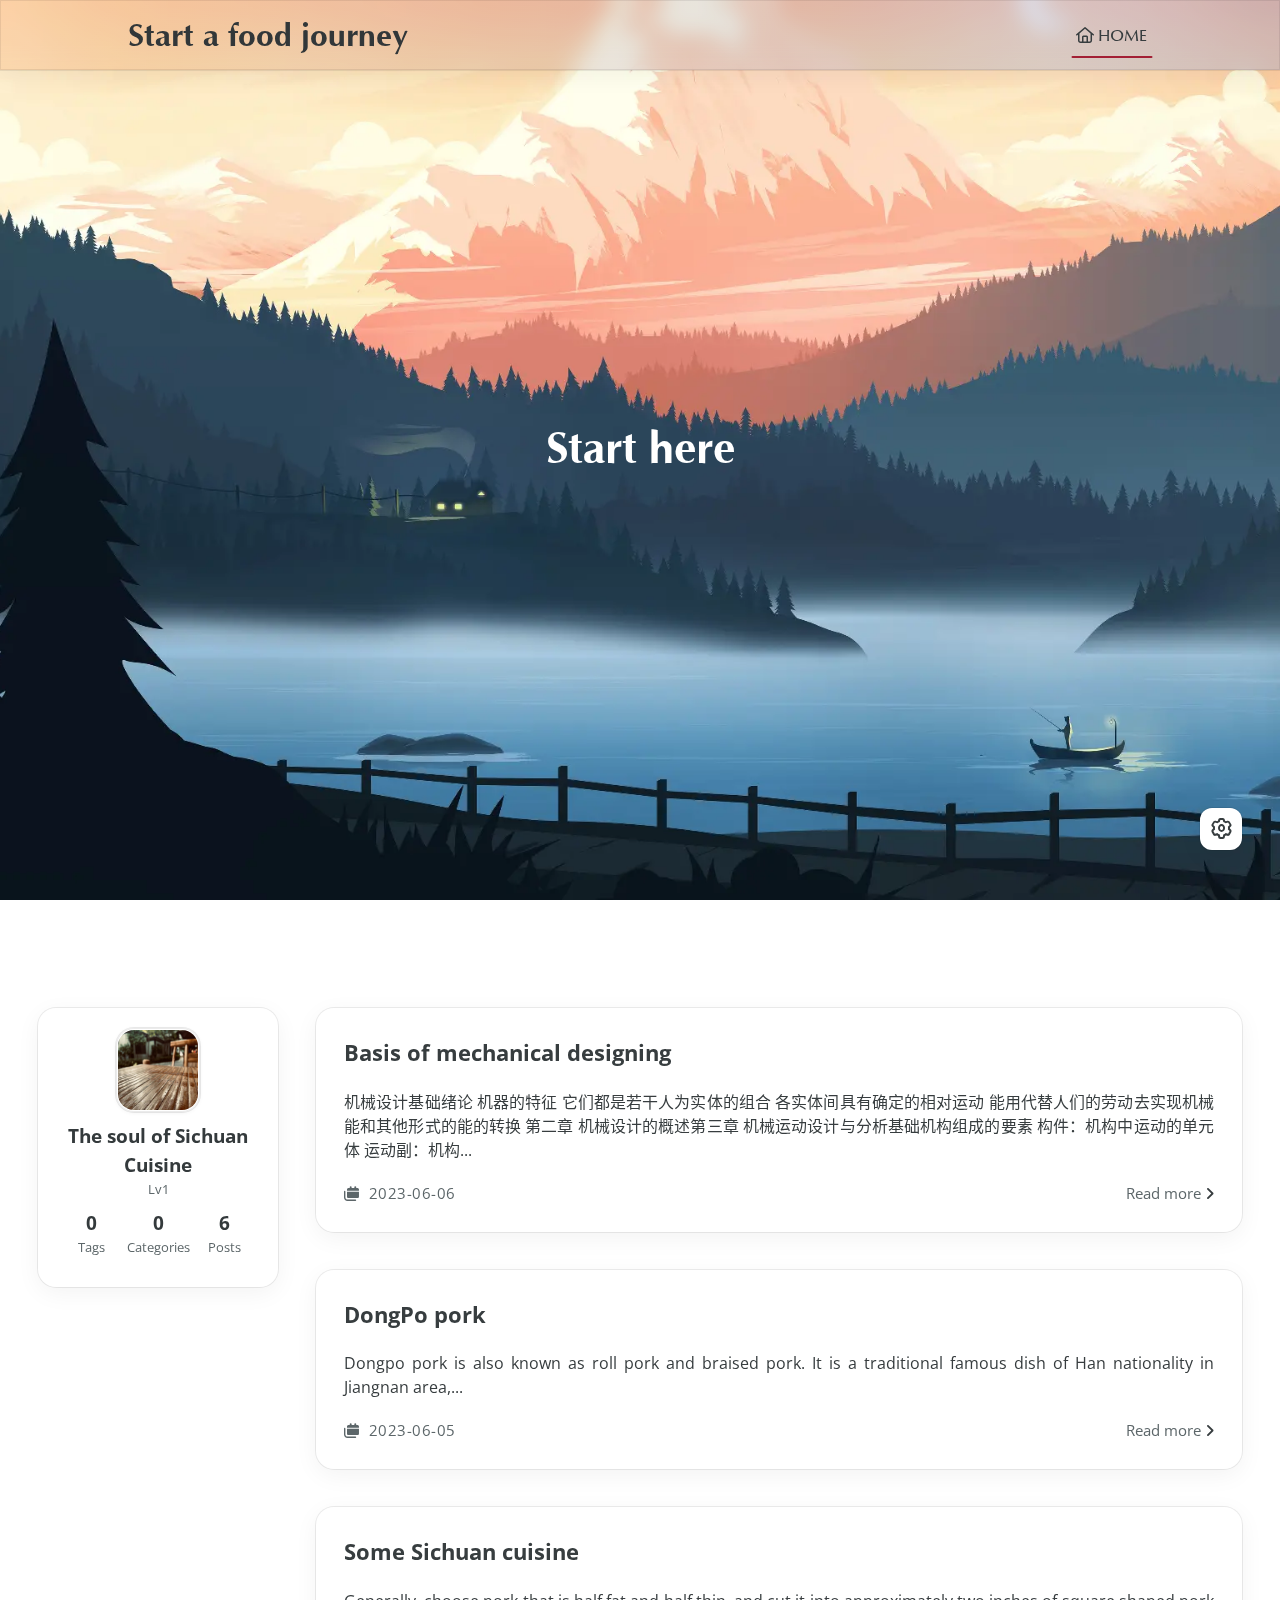
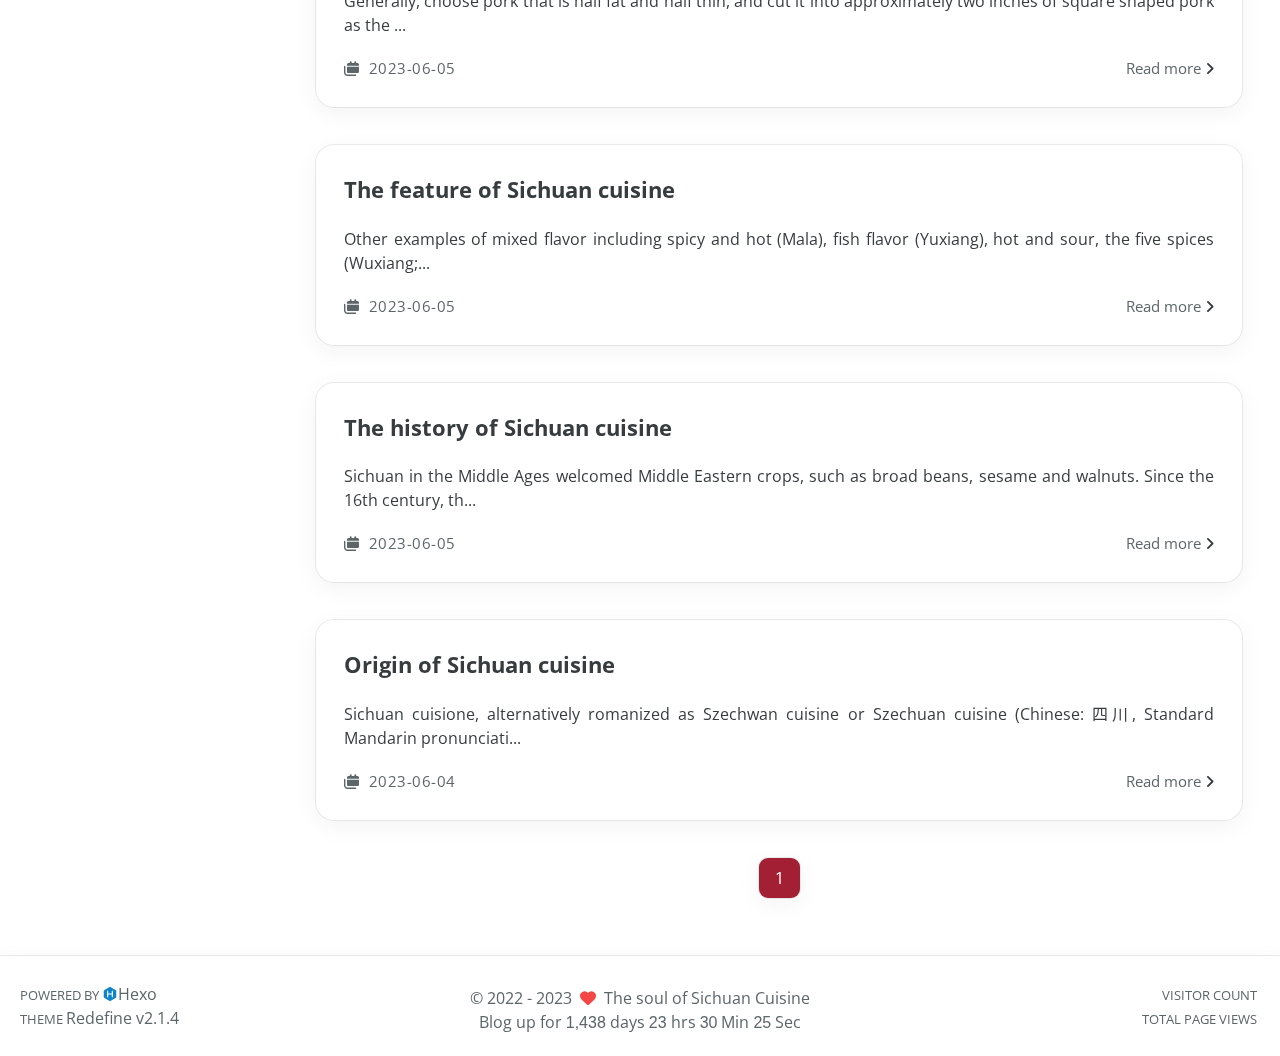
<file: index.html>
<!DOCTYPE html>
<html lang="">
<head>
    <meta charset="utf-8">
    <meta name="viewport" content="width=device-width, initial-scale=1">
    <meta name="keywords" content="Hexo Theme Redefine">
    
    <meta name="author" content="The soul of Sichuan Cuisine">
    <!-- preconnect -->
    <link rel="preconnect" href="https://fonts.googleapis.com">
    <link rel="preconnect" href="https://fonts.gstatic.com" crossorigin>
    
    
    <!--- Seo Part-->
    
    <link rel="canonical" href="http://Shasshime1.github.io/"/>
    <meta name="robots" content="index,follow">
    <meta name="googlebot" content="index,follow">
    <meta name="revisit-after" content="1 days">
    
        <meta property="og:type" content="website">
<meta property="og:title" content="Hexo">
<meta property="og:url" content="http://shasshime1.github.io/index.html">
<meta property="og:site_name" content="Hexo">
<meta property="og:locale">
<meta property="article:author" content="Shasshi">
<meta name="twitter:card" content="summary">
    
    
    <!--- Icon Part-->
    <link rel="icon" type="image/png" href="/images/logo_panda.png" sizes="192x192">
    <link rel="apple-touch-icon" sizes="180x180" href="/images/logo_panda.png">
    <meta name="theme-color" content="#A31F34">
    <link rel="shortcut icon" href="/images/logo_panda.png">
    <!--- Page Info-->
    
    <title>
        
        Start a food journey
    </title>
    
<link rel="stylesheet" href="/css/style.css">

    
<link rel="stylesheet" href="/assets/fonts.css">

    <!--- Font Part-->
    
    
    
    

    <!--- Inject Part-->
    
    <script id="hexo-configurations">
    let Global = window.Global || {};
    Global.hexo_config = {"hostname":"shasshime1.github.io","root":"/","language":null};
    Global.theme_config = {"articles":{"style":{"font_size":"16px","line_height":1.5,"image_border_radius":"14px","image_alignment":"center","image_caption":false,"link_icon":true},"word_count":{"enable":true,"count":true,"min2read":true},"author_label":{"enable":true,"auto":false,"list":[]},"code_block":{"copy":true,"style":"mac","font":{"enable":false,"family":null,"url":null}},"toc":{"enable":true,"max_depth":3,"number":false,"expand":true,"init_open":true},"copyright":true,"lazyload":true,"recommendation":{"enable":false,"title":"推荐阅读","limit":3,"placeholder":"/images/wallhaven-wqery6-light.webp","skip_dirs":[]}},"colors":{"primary":"#A31F34","secondary":null},"global":{"fonts":{"chinese":{"enable":false,"family":null,"url":null},"english":{"enable":false,"family":null,"url":null}},"content_max_width":"1000px","sidebar_width":"210px","hover":{"shadow":true,"scale":false},"scroll_progress":{"bar":false,"percentage":true},"busuanzi_counter":{"enable":true,"site_pv":true,"site_uv":true,"post_pv":true},"pjax":true,"open_graph":true,"google_analytics":{"enable":false,"id":null}},"home_banner":{"enable":true,"style":"static","image":{"light":"/images/wallhaven-wqery6-light.webp","dark":"/images/wallhaven-wqery6-dark.webp"},"title":"Start here","subtitle":{"text":[],"hitokoto":{"enable":false,"api":"https://v1.hitokoto.cn"},"typing_speed":100,"backing_speed":80,"starting_delay":500,"backing_delay":1500,"loop":true,"smart_backspace":true},"text_color":{"light":"#fff","dark":"#d1d1b6"},"text_style":{"title_size":"2.8rem","subtitle_size":"1.5rem","line_height":1.2},"custom_font":{"enable":false,"family":null,"url":null},"social_links":{"enable":false,"links":{"github":null,"instagram":null,"zhihu":null,"twitter":null,"email":null}}},"plugins":{"feed":{"enable":false},"aplayer":{"enable":false,"type":"fixed","audios":[{"name":null,"artist":null,"url":null,"cover":null}]},"mermaid":{"enable":false,"version":"9.3.0"}},"version":"2.1.4","navbar":{"auto_hide":false,"color":{"left":"#f78736","right":"#367df7","transparency":35},"links":{"Home":{"path":"/","icon":"fa-regular fa-house"}},"search":{"enable":false,"preload":true}},"page_templates":{"friends_column":2,"tags_style":"blur"},"home":{"sidebar":{"enable":true,"position":"left","first_item":"menu","announcement":null,"links":null},"article_date_format":"auto","categories":{"enable":true,"limit":3},"tags":{"enable":true,"limit":3}}};
    Global.language_ago = {"second":"%s seconds ago","minute":"%s minutes ago","hour":"%s hours ago","day":"%s days ago","week":"%s weeks ago","month":"%s months ago","year":"%s years ago"};
    Global.data_config = {"masonry":false};
  </script>
    
    <!--- Fontawesome Part-->
    
<link rel="stylesheet" href="/fontawesome/fontawesome.min.css">

    
<link rel="stylesheet" href="/fontawesome/brands.min.css">

    
<link rel="stylesheet" href="/fontawesome/solid.min.css">

    
<link rel="stylesheet" href="/fontawesome/regular.min.css">

    
    
    
    
<meta name="generator" content="Hexo 6.3.0"></head>


<body>
<div class="progress-bar-container">
    

    
        <span class="pjax-progress-bar"></span>
        <span class="pjax-progress-icon">
            <i class="fa-solid fa-circle-notch fa-spin"></i>
        </span>
    
</div>


<main class="page-container">

    
        

<div class="home-banner-container flex-center">
    <div class="content flex-center">
        <div class="description fade-in-down-animation" >
          Start here 
          
            <p><i id="subtitle"></i></p>
          
        </div>
        
    </div>
</div>



    

    <div class="main-content-container">

        <div class="main-content-header">
            <header class="navbar-container">
    
    <div class="navbar-content has-home-banner">
        <div class="left">
            
            <a class="logo-title" href="/">
                <h1>
                Start a food journey
                </h1>
            </a>
        </div>

        <div class="right">
            <!-- PC -->
            <div class="desktop">
                <ul class="navbar-list">
                    
                        
                            <li class="navbar-item">
                                <!-- Menu -->
                                <a class="active" 
                                    href="/"  >
                                    
                                        
                                            <i class="fa-regular fa-house"></i>
                                        
                                        HOME
                                    
                                </a>
                                <!-- Submenu -->
                                
                            </li>
                    
                    
                </ul>
            </div>
            <!-- Mobile -->
            <div class="mobile">
                
                <div class="icon-item navbar-bar">
                    <div class="navbar-bar-middle"></div>
                </div>
            </div>
        </div>
    </div>

    <!-- Mobile drawer -->
    <div class="navbar-drawer">
        <ul class="drawer-navbar-list">
            
                
                    <li class="drawer-navbar-item flex-center">
                        <a class="active" 
                        href="/"  >
                             
                                
                                    <i class="fa-regular fa-house"></i>
                                
                                HOME
                            
                        </a>
                    </li>
                    <!-- Submenu -->
                    
            

        </ul>
    </div>

    <div class="window-mask"></div>

</header>


        </div>

        <div class="main-content-body">

            
                <div class="home-sidebar-container fade-in-down-animation">
    <div class="sticky-container">
        
            
            <div class="sidebar-content" >
                <div class="avatar">
                    <img src="/images/author.png">
                </div>
                <div class="author">
                    <div class="name">The soul of Sichuan Cuisine</div>
                    
                        <div class="label">Lv1</div>
                    
                </div>
                <div class="statistics">
                    <a class="item" href="/tags">
                        <div class="number">0</div>
                        <div class="label">Tags</div>
                    </a>
                    <a class="item" href="/categories">
                        <div class="number">0</div>
                        <div class="label">Categories</div>
                    </a>
                    <a class="item" href="/archives">
                        <div class="number">6</div>
                        <div class="label">Posts</div>
                    </a>
                </div>
            </div>
        

    </div>
</div>

            

            <div class="main-content">

                
                    <div class="home-content-container fade-in-down-animation">
    <ul class="home-article-list">
        
            <li class="home-article-item">

                

                

                <h3 class="home-article-title">
                    <a href="/2023/06/06/%E6%9C%BA%E6%A2%B0%E8%AE%BE%E8%AE%A1%E5%9F%BA%E7%A1%80/">
                        Basis of mechanical designing
                    </a>
                </h3>

                <div class="home-article-content markdown-body">
                    
                        机械设计基础绪论
机器的特征
它们都是若干人为实体的组合
各实体间具有确定的相对运动
能用代替人们的劳动去实现机械能和其他形式的能的转换



第二章 机械设计的概述第三章 机械运动设计与分析基础机构组成的要素
构件：机构中运动的单元体
运动副：机构...
                    
                </div>

                <div class="home-article-meta-info-container">
    <div class="home-article-meta-info">
        <span><i class="fa-solid fa-calendars"></i>&nbsp;
            <span class="home-article-date" data-date="Tue Jun 06 2023 20:03:07 GMT+0800">
                
                    2023-06-06
                
            </span>
        </span>
        
        
    </div>

    <a href="/2023/06/06/%E6%9C%BA%E6%A2%B0%E8%AE%BE%E8%AE%A1%E5%9F%BA%E7%A1%80/">Read more<span class="seo-reader-text">Basis of mechanical designing</span>&nbsp;<i class="fa-solid fa-angle-right"></i></a>
</div>

            </li>
        
            <li class="home-article-item">

                

                

                <h3 class="home-article-title">
                    <a href="/2023/06/05/DongPo-pork/">
                        DongPo pork
                    </a>
                </h3>

                <div class="home-article-content markdown-body">
                    
                        Dongpo pork is also known as roll pork and braised pork. It is a traditional famous dish of Han nationality in Jiangnan area,...
                    
                </div>

                <div class="home-article-meta-info-container">
    <div class="home-article-meta-info">
        <span><i class="fa-solid fa-calendars"></i>&nbsp;
            <span class="home-article-date" data-date="Mon Jun 05 2023 01:11:41 GMT+0800">
                
                    2023-06-05
                
            </span>
        </span>
        
        
    </div>

    <a href="/2023/06/05/DongPo-pork/">Read more<span class="seo-reader-text">DongPo pork</span>&nbsp;<i class="fa-solid fa-angle-right"></i></a>
</div>

            </li>
        
            <li class="home-article-item">

                

                

                <h3 class="home-article-title">
                    <a href="/2023/06/05/Some-Sichuan-cuisione/">
                        Some Sichuan cuisine
                    </a>
                </h3>

                <div class="home-article-content markdown-body">
                    
                        Generally, choose pork that is half fat and half thin, and cut it into approximately two inches of square shaped pork as the ...
                    
                </div>

                <div class="home-article-meta-info-container">
    <div class="home-article-meta-info">
        <span><i class="fa-solid fa-calendars"></i>&nbsp;
            <span class="home-article-date" data-date="Mon Jun 05 2023 01:05:43 GMT+0800">
                
                    2023-06-05
                
            </span>
        </span>
        
        
    </div>

    <a href="/2023/06/05/Some-Sichuan-cuisione/">Read more<span class="seo-reader-text">Some Sichuan cuisine</span>&nbsp;<i class="fa-solid fa-angle-right"></i></a>
</div>

            </li>
        
            <li class="home-article-item">

                

                

                <h3 class="home-article-title">
                    <a href="/2023/06/05/The-feture-of-Sichuan-cuisione/">
                        The feature of Sichuan cuisine
                    </a>
                </h3>

                <div class="home-article-content markdown-body">
                    
                        Other examples of mixed flavor including spicy and hot (Mala), fish flavor (Yuxiang), hot and sour, the five spices (Wuxiang;...
                    
                </div>

                <div class="home-article-meta-info-container">
    <div class="home-article-meta-info">
        <span><i class="fa-solid fa-calendars"></i>&nbsp;
            <span class="home-article-date" data-date="Mon Jun 05 2023 01:03:25 GMT+0800">
                
                    2023-06-05
                
            </span>
        </span>
        
        
    </div>

    <a href="/2023/06/05/The-feture-of-Sichuan-cuisione/">Read more<span class="seo-reader-text">The feature of Sichuan cuisine</span>&nbsp;<i class="fa-solid fa-angle-right"></i></a>
</div>

            </li>
        
            <li class="home-article-item">

                

                

                <h3 class="home-article-title">
                    <a href="/2023/06/05/The-History-of-Sichuan-cuisine/">
                        The history of Sichuan cuisine
                    </a>
                </h3>

                <div class="home-article-content markdown-body">
                    
                        Sichuan in the Middle Ages welcomed Middle Eastern crops, such as broad beans, sesame and walnuts. Since the 16th century, th...
                    
                </div>

                <div class="home-article-meta-info-container">
    <div class="home-article-meta-info">
        <span><i class="fa-solid fa-calendars"></i>&nbsp;
            <span class="home-article-date" data-date="Mon Jun 05 2023 00:56:22 GMT+0800">
                
                    2023-06-05
                
            </span>
        </span>
        
        
    </div>

    <a href="/2023/06/05/The-History-of-Sichuan-cuisine/">Read more<span class="seo-reader-text">The history of Sichuan cuisine</span>&nbsp;<i class="fa-solid fa-angle-right"></i></a>
</div>

            </li>
        
            <li class="home-article-item">

                

                

                <h3 class="home-article-title">
                    <a href="/2023/06/04/Origin%20of%20Sichuan%20cuidine/">
                        Origin of Sichuan cuisine
                    </a>
                </h3>

                <div class="home-article-content markdown-body">
                    
                        Sichuan cuisione, alternatively romanized as Szechwan cuisine or Szechuan cuisine (Chinese: 四川, Standard Mandarin pronunciati...
                    
                </div>

                <div class="home-article-meta-info-container">
    <div class="home-article-meta-info">
        <span><i class="fa-solid fa-calendars"></i>&nbsp;
            <span class="home-article-date" data-date="Sun Jun 04 2023 23:25:56 GMT+0800">
                
                    2023-06-04
                
            </span>
        </span>
        
        
    </div>

    <a href="/2023/06/04/Origin%20of%20Sichuan%20cuidine/">Read more<span class="seo-reader-text">Origin of Sichuan cuisine</span>&nbsp;<i class="fa-solid fa-angle-right"></i></a>
</div>

            </li>
        
    </ul>

    <div class="home-paginator">
        <div class="paginator">
    <span class="page-number current">1</span>
</div>

    </div>
</div>

                

            </div>
            
            

        </div>

        <div class="main-content-footer">
            <footer class="footer">
    <div class="info-container">
        <div class="copyright-info">
            &copy;
            
              <span>2022</span>
              -
            
            2023&nbsp;&nbsp;<i class="fa-solid fa-heart fa-beat" style="--fa-animation-duration: 0.5s; color: #f54545"></i>&nbsp;&nbsp;<a href="/">The soul of Sichuan Cuisine</a>
        </div>
        
            <script async data-pjax src="//busuanzi.ibruce.info/busuanzi/2.3/busuanzi.pure.mini.js"></script>
            <div class="website-count info-item">
                
                    <span id="busuanzi_container_site_uv" class="busuanzi_container_site_uv">
                        VISITOR COUNT&nbsp;<span id="busuanzi_value_site_uv" class="busuanzi_value_site_uv"></span>
                    </span>
                
                
                    <span id="busuanzi_container_site_pv" class="busuanzi_container_site_pv">
                        TOTAL PAGE VIEWS&nbsp;<span id="busuanzi_value_site_pv" class="busuanzi_value_site_pv"></span>
                    </span>
                
            </div>
        
        <div class="theme-info info-item">
            <span class="powered-by-container">POWERED BY <?xml version="1.0" encoding="utf-8"?><!DOCTYPE svg PUBLIC "-//W3C//DTD SVG 1.1//EN" "http://www.w3.org/Graphics/SVG/1.1/DTD/svg11.dtd"><svg version="1.1" id="圖層_1" xmlns="http://www.w3.org/2000/svg" xmlns:xlink="http://www.w3.org/1999/xlink" x="0px" y="0px" width="1rem" height="1rem" viewBox="0 0 512 512" enable-background="new 0 0 512 512" xml:space="preserve"><path fill="#0E83CD" d="M256.4,25.8l-200,115.5L56,371.5l199.6,114.7l200-115.5l0.4-230.2L256.4,25.8z M349,354.6l-18.4,10.7l-18.6-11V275H200v79.6l-18.4,10.7l-18.6-11v-197l18.5-10.6l18.5,10.8V237h112v-79.6l18.5-10.6l18.5,10.8V354.6z"/></svg><a target="_blank" href="https://hexo.io">Hexo</a></span>
                <br>
            <span class="theme-version-container">THEME&nbsp;<a class="theme-version" target="_blank" href="https://github.com/EvanNotFound/hexo-theme-redefine">Redefine v2.1.4</a>
        </div>
        
        
        
            <div id="start_div" style="display:none">
                2022/8/17 11:45:14
            </div>
            <div>
                Blog up for <span class="odometer" id="runtime_days" ></span> days <span class="odometer" id="runtime_hours"></span> hrs <span class="odometer" id="runtime_minutes"></span> Min <span class="odometer" id="runtime_seconds"></span> Sec
            </div>
        
        
        
            <script async data-pjax>
                try {
                    function odometer_init() {
                    const elements = document.querySelectorAll('.odometer');
                    elements.forEach(el => {
                        new Odometer({
                            el,
                            format: '( ddd).dd',
                            duration: 200
                        });
                    });
                    }
                    odometer_init();
                } catch (error) {}
            </script>
        
        
        
    </div>  
</footer>
        </div>
    </div>

    

    <div class="right-side-tools-container">
        <div class="side-tools-container">
    <ul class="hidden-tools-list">
        <li class="right-bottom-tools tool-font-adjust-plus flex-center">
            <i class="fa-regular fa-magnifying-glass-plus"></i>
        </li>

        <li class="right-bottom-tools tool-font-adjust-minus flex-center">
            <i class="fa-regular fa-magnifying-glass-minus"></i>
        </li>

        <li class="right-bottom-tools tool-expand-width flex-center">
            <i class="fa-regular fa-expand"></i>
        </li>

        <li class="right-bottom-tools tool-dark-light-toggle flex-center">
            <i class="fa-regular fa-moon"></i>
        </li>

        <!-- rss -->
        

        

        <li class="right-bottom-tools tool-scroll-to-bottom flex-center">
            <i class="fa-regular fa-arrow-down"></i>
        </li>
    </ul>

    <ul class="visible-tools-list">
        <li class="right-bottom-tools toggle-tools-list flex-center">
            <i class="fa-regular fa-cog fa-spin"></i>
        </li>
        
            <li class="right-bottom-tools tool-scroll-to-top flex-center">
                <i class="arrow-up fas fa-arrow-up"></i>
                <span class="percent"></span>
            </li>
        
        
    </ul>
</div>

    </div>

    <div class="image-viewer-container">
    <img src="">
</div>


    


</main>





<script src="/js/utils.js"></script>

<script src="/js/main.js"></script>

<script src="/js/layouts/navbarShrink.js"></script>

<script src="/js/tools/scrollTopBottom.js"></script>

<script src="/js/tools/lightDarkSwitch.js"></script>





    
<script src="/js/tools/codeBlock.js"></script>




    
<script src="/js/layouts/lazyload.js"></script>




    
<script src="/js/tools/runtime.js"></script>

    
<script src="/js/layouts/odometer.min.js"></script>

    
<link rel="stylesheet" href="/assets/odometer-theme-minimal.css">




  
<script src="/js/libs/Typed.min.js"></script>

  
<script src="/js/plugins/typed.js"></script>







<div class="post-scripts pjax">
    
</div>


    
<script src="/js/libs/pjax.min.js"></script>

<script>
    window.addEventListener('DOMContentLoaded', () => {
        window.pjax = new Pjax({
            selectors: [
                'head title',
                '.page-container',
                '.pjax',
            ],
            history: true,
            debug: false,
            cacheBust: false,
            timeout: 0,
            analytics: false,
            currentUrlFullReload: false,
            scrollRestoration: false,
            // scrollTo: true,
        });

        document.addEventListener('pjax:send', () => {
            Global.utils.pjaxProgressBarStart();
        });

        document.addEventListener('pjax:complete', () => {
            Global.utils.pjaxProgressBarEnd();
            window.pjax.executeScripts(document.querySelectorAll('script[data-pjax], .pjax script'));
            Global.refresh();
        });
    });
</script>




</body>
</html>
</file>
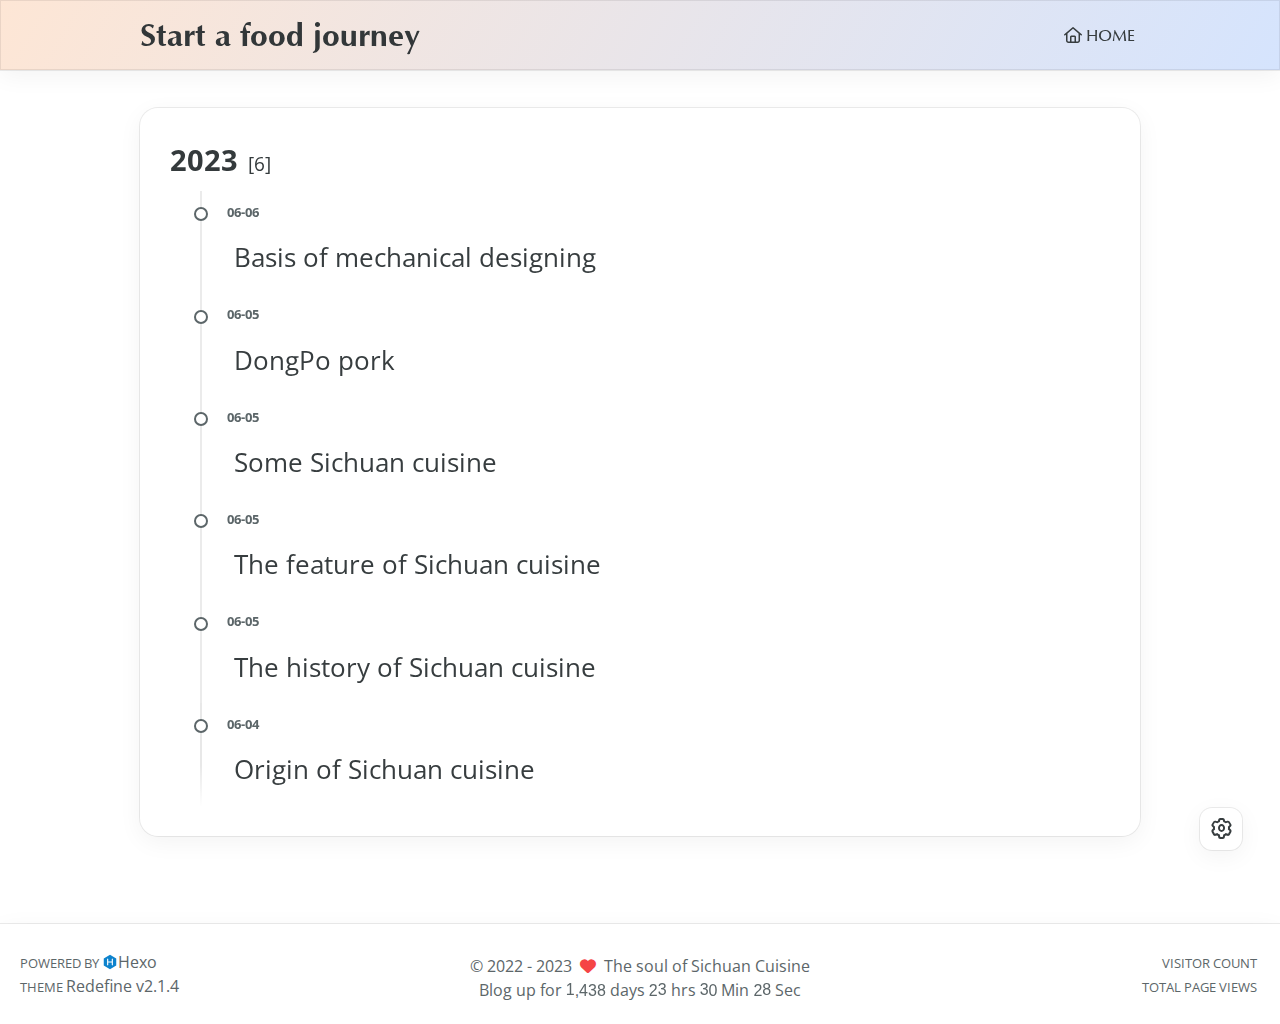
<file: archives/index.html>
<!DOCTYPE html>
<html lang="">
<head>
    <meta charset="utf-8">
    <meta name="viewport" content="width=device-width, initial-scale=1">
    <meta name="keywords" content="Hexo Theme Redefine">
    
    <meta name="author" content="The soul of Sichuan Cuisine">
    <!-- preconnect -->
    <link rel="preconnect" href="https://fonts.googleapis.com">
    <link rel="preconnect" href="https://fonts.gstatic.com" crossorigin>
    
    
    <!--- Seo Part-->
    
    <link rel="canonical" href="http://Shasshime1.github.io/archives/"/>
    <meta name="robots" content="index,follow">
    <meta name="googlebot" content="index,follow">
    <meta name="revisit-after" content="1 days">
    
        <meta property="og:type" content="website">
<meta property="og:title" content="Hexo">
<meta property="og:url" content="http://shasshime1.github.io/archives/index.html">
<meta property="og:site_name" content="Hexo">
<meta property="og:locale">
<meta property="article:author" content="Shasshi">
<meta name="twitter:card" content="summary">
    
    
    <!--- Icon Part-->
    <link rel="icon" type="image/png" href="/images/logo_panda.png" sizes="192x192">
    <link rel="apple-touch-icon" sizes="180x180" href="/images/logo_panda.png">
    <meta name="theme-color" content="#A31F34">
    <link rel="shortcut icon" href="/images/logo_panda.png">
    <!--- Page Info-->
    
    <title>
        
            Archive -
        
        Start a food journey
    </title>
    
<link rel="stylesheet" href="/css/style.css">

    
<link rel="stylesheet" href="/assets/fonts.css">

    <!--- Font Part-->
    
    
    
    

    <!--- Inject Part-->
    
    <script id="hexo-configurations">
    let Global = window.Global || {};
    Global.hexo_config = {"hostname":"shasshime1.github.io","root":"/","language":null};
    Global.theme_config = {"articles":{"style":{"font_size":"16px","line_height":1.5,"image_border_radius":"14px","image_alignment":"center","image_caption":false,"link_icon":true},"word_count":{"enable":true,"count":true,"min2read":true},"author_label":{"enable":true,"auto":false,"list":[]},"code_block":{"copy":true,"style":"mac","font":{"enable":false,"family":null,"url":null}},"toc":{"enable":true,"max_depth":3,"number":false,"expand":true,"init_open":true},"copyright":true,"lazyload":true,"recommendation":{"enable":false,"title":"推荐阅读","limit":3,"placeholder":"/images/wallhaven-wqery6-light.webp","skip_dirs":[]}},"colors":{"primary":"#A31F34","secondary":null},"global":{"fonts":{"chinese":{"enable":false,"family":null,"url":null},"english":{"enable":false,"family":null,"url":null}},"content_max_width":"1000px","sidebar_width":"210px","hover":{"shadow":true,"scale":false},"scroll_progress":{"bar":false,"percentage":true},"busuanzi_counter":{"enable":true,"site_pv":true,"site_uv":true,"post_pv":true},"pjax":true,"open_graph":true,"google_analytics":{"enable":false,"id":null}},"home_banner":{"enable":true,"style":"static","image":{"light":"/images/wallhaven-wqery6-light.webp","dark":"/images/wallhaven-wqery6-dark.webp"},"title":"Start here","subtitle":{"text":[],"hitokoto":{"enable":false,"api":"https://v1.hitokoto.cn"},"typing_speed":100,"backing_speed":80,"starting_delay":500,"backing_delay":1500,"loop":true,"smart_backspace":true},"text_color":{"light":"#fff","dark":"#d1d1b6"},"text_style":{"title_size":"2.8rem","subtitle_size":"1.5rem","line_height":1.2},"custom_font":{"enable":false,"family":null,"url":null},"social_links":{"enable":false,"links":{"github":null,"instagram":null,"zhihu":null,"twitter":null,"email":null}}},"plugins":{"feed":{"enable":false},"aplayer":{"enable":false,"type":"fixed","audios":[{"name":null,"artist":null,"url":null,"cover":null}]},"mermaid":{"enable":false,"version":"9.3.0"}},"version":"2.1.4","navbar":{"auto_hide":false,"color":{"left":"#f78736","right":"#367df7","transparency":35},"links":{"Home":{"path":"/","icon":"fa-regular fa-house"}},"search":{"enable":false,"preload":true}},"page_templates":{"friends_column":2,"tags_style":"blur"},"home":{"sidebar":{"enable":true,"position":"left","first_item":"menu","announcement":null,"links":null},"article_date_format":"auto","categories":{"enable":true,"limit":3},"tags":{"enable":true,"limit":3}}};
    Global.language_ago = {"second":"%s seconds ago","minute":"%s minutes ago","hour":"%s hours ago","day":"%s days ago","week":"%s weeks ago","month":"%s months ago","year":"%s years ago"};
    Global.data_config = {"masonry":false};
  </script>
    
    <!--- Fontawesome Part-->
    
<link rel="stylesheet" href="/fontawesome/fontawesome.min.css">

    
<link rel="stylesheet" href="/fontawesome/brands.min.css">

    
<link rel="stylesheet" href="/fontawesome/solid.min.css">

    
<link rel="stylesheet" href="/fontawesome/regular.min.css">

    
    
    
    
<meta name="generator" content="Hexo 6.3.0"></head>


<body>
<div class="progress-bar-container">
    

    
        <span class="pjax-progress-bar"></span>
        <span class="pjax-progress-icon">
            <i class="fa-solid fa-circle-notch fa-spin"></i>
        </span>
    
</div>


<main class="page-container">

    

    <div class="main-content-container">

        <div class="main-content-header">
            <header class="navbar-container">
    
    <div class="navbar-content">
        <div class="left">
            
            <a class="logo-title" href="/">
                
                Start a food journey
                
            </a>
        </div>

        <div class="right">
            <!-- PC -->
            <div class="desktop">
                <ul class="navbar-list">
                    
                        
                            <li class="navbar-item">
                                <!-- Menu -->
                                <a class="" 
                                    href="/"  >
                                    
                                        
                                            <i class="fa-regular fa-house"></i>
                                        
                                        HOME
                                    
                                </a>
                                <!-- Submenu -->
                                
                            </li>
                    
                    
                </ul>
            </div>
            <!-- Mobile -->
            <div class="mobile">
                
                <div class="icon-item navbar-bar">
                    <div class="navbar-bar-middle"></div>
                </div>
            </div>
        </div>
    </div>

    <!-- Mobile drawer -->
    <div class="navbar-drawer">
        <ul class="drawer-navbar-list">
            
                
                    <li class="drawer-navbar-item flex-center">
                        <a class="" 
                        href="/"  >
                             
                                
                                    <i class="fa-regular fa-house"></i>
                                
                                HOME
                            
                        </a>
                    </li>
                    <!-- Submenu -->
                    
            

        </ul>
    </div>

    <div class="window-mask"></div>

</header>


        </div>

        <div class="main-content-body">

            

            <div class="main-content">

                
                    <div class="fade-in-down-animation">
    <div class="archive-container ">
        
<div class="archive-list-container">
    
        <section class="archive-item">
            <div class="archive-item-header">
                <span class="archive-year">2023</span>
                <span class="archive-year-post-count">[6]</span>
            </div>
            <ul class="article-list">
              
              <li class="article-item" date-is='06-06'>
                <a href="/2023/06/06/%E6%9C%BA%E6%A2%B0%E8%AE%BE%E8%AE%A1%E5%9F%BA%E7%A1%80/">
                  <span class="article-title">Basis of mechanical designing</span>
                </a>
              </li>
              
              <li class="article-item" date-is='06-05'>
                <a href="/2023/06/05/DongPo-pork/">
                  <span class="article-title">DongPo pork</span>
                </a>
              </li>
              
              <li class="article-item" date-is='06-05'>
                <a href="/2023/06/05/Some-Sichuan-cuisione/">
                  <span class="article-title">Some Sichuan cuisine</span>
                </a>
              </li>
              
              <li class="article-item" date-is='06-05'>
                <a href="/2023/06/05/The-feture-of-Sichuan-cuisione/">
                  <span class="article-title">The feature of Sichuan cuisine</span>
                </a>
              </li>
              
              <li class="article-item" date-is='06-05'>
                <a href="/2023/06/05/The-History-of-Sichuan-cuisine/">
                  <span class="article-title">The history of Sichuan cuisine</span>
                </a>
              </li>
              
              <li class="article-item" date-is='06-04'>
                <a href="/2023/06/04/Origin%20of%20Sichuan%20cuidine/">
                  <span class="article-title">Origin of Sichuan cuisine</span>
                </a>
              </li>
              
            </ul>
        </section>
    
</div>

    </div>
</div>

                

            </div>
            
            

        </div>

        <div class="main-content-footer">
            <footer class="footer">
    <div class="info-container">
        <div class="copyright-info">
            &copy;
            
              <span>2022</span>
              -
            
            2023&nbsp;&nbsp;<i class="fa-solid fa-heart fa-beat" style="--fa-animation-duration: 0.5s; color: #f54545"></i>&nbsp;&nbsp;<a href="/">The soul of Sichuan Cuisine</a>
        </div>
        
            <script async data-pjax src="//busuanzi.ibruce.info/busuanzi/2.3/busuanzi.pure.mini.js"></script>
            <div class="website-count info-item">
                
                    <span id="busuanzi_container_site_uv" class="busuanzi_container_site_uv">
                        VISITOR COUNT&nbsp;<span id="busuanzi_value_site_uv" class="busuanzi_value_site_uv"></span>
                    </span>
                
                
                    <span id="busuanzi_container_site_pv" class="busuanzi_container_site_pv">
                        TOTAL PAGE VIEWS&nbsp;<span id="busuanzi_value_site_pv" class="busuanzi_value_site_pv"></span>
                    </span>
                
            </div>
        
        <div class="theme-info info-item">
            <span class="powered-by-container">POWERED BY <?xml version="1.0" encoding="utf-8"?><!DOCTYPE svg PUBLIC "-//W3C//DTD SVG 1.1//EN" "http://www.w3.org/Graphics/SVG/1.1/DTD/svg11.dtd"><svg version="1.1" id="圖層_1" xmlns="http://www.w3.org/2000/svg" xmlns:xlink="http://www.w3.org/1999/xlink" x="0px" y="0px" width="1rem" height="1rem" viewBox="0 0 512 512" enable-background="new 0 0 512 512" xml:space="preserve"><path fill="#0E83CD" d="M256.4,25.8l-200,115.5L56,371.5l199.6,114.7l200-115.5l0.4-230.2L256.4,25.8z M349,354.6l-18.4,10.7l-18.6-11V275H200v79.6l-18.4,10.7l-18.6-11v-197l18.5-10.6l18.5,10.8V237h112v-79.6l18.5-10.6l18.5,10.8V354.6z"/></svg><a target="_blank" href="https://hexo.io">Hexo</a></span>
                <br>
            <span class="theme-version-container">THEME&nbsp;<a class="theme-version" target="_blank" href="https://github.com/EvanNotFound/hexo-theme-redefine">Redefine v2.1.4</a>
        </div>
        
        
        
            <div id="start_div" style="display:none">
                2022/8/17 11:45:14
            </div>
            <div>
                Blog up for <span class="odometer" id="runtime_days" ></span> days <span class="odometer" id="runtime_hours"></span> hrs <span class="odometer" id="runtime_minutes"></span> Min <span class="odometer" id="runtime_seconds"></span> Sec
            </div>
        
        
        
            <script async data-pjax>
                try {
                    function odometer_init() {
                    const elements = document.querySelectorAll('.odometer');
                    elements.forEach(el => {
                        new Odometer({
                            el,
                            format: '( ddd).dd',
                            duration: 200
                        });
                    });
                    }
                    odometer_init();
                } catch (error) {}
            </script>
        
        
        
    </div>  
</footer>
        </div>
    </div>

    

    <div class="right-side-tools-container">
        <div class="side-tools-container">
    <ul class="hidden-tools-list">
        <li class="right-bottom-tools tool-font-adjust-plus flex-center">
            <i class="fa-regular fa-magnifying-glass-plus"></i>
        </li>

        <li class="right-bottom-tools tool-font-adjust-minus flex-center">
            <i class="fa-regular fa-magnifying-glass-minus"></i>
        </li>

        <li class="right-bottom-tools tool-expand-width flex-center">
            <i class="fa-regular fa-expand"></i>
        </li>

        <li class="right-bottom-tools tool-dark-light-toggle flex-center">
            <i class="fa-regular fa-moon"></i>
        </li>

        <!-- rss -->
        

        

        <li class="right-bottom-tools tool-scroll-to-bottom flex-center">
            <i class="fa-regular fa-arrow-down"></i>
        </li>
    </ul>

    <ul class="visible-tools-list">
        <li class="right-bottom-tools toggle-tools-list flex-center">
            <i class="fa-regular fa-cog fa-spin"></i>
        </li>
        
            <li class="right-bottom-tools tool-scroll-to-top flex-center">
                <i class="arrow-up fas fa-arrow-up"></i>
                <span class="percent"></span>
            </li>
        
        
    </ul>
</div>

    </div>

    <div class="image-viewer-container">
    <img src="">
</div>


    


</main>




<script src="/js/utils.js"></script>

<script src="/js/main.js"></script>

<script src="/js/layouts/navbarShrink.js"></script>

<script src="/js/tools/scrollTopBottom.js"></script>

<script src="/js/tools/lightDarkSwitch.js"></script>





    
<script src="/js/tools/codeBlock.js"></script>




    
<script src="/js/layouts/lazyload.js"></script>




    
<script src="/js/tools/runtime.js"></script>

    
<script src="/js/layouts/odometer.min.js"></script>

    
<link rel="stylesheet" href="/assets/odometer-theme-minimal.css">




  
<script src="/js/libs/Typed.min.js"></script>

  
<script src="/js/plugins/typed.js"></script>







<div class="post-scripts pjax">
    
</div>


    
<script src="/js/libs/pjax.min.js"></script>

<script>
    window.addEventListener('DOMContentLoaded', () => {
        window.pjax = new Pjax({
            selectors: [
                'head title',
                '.page-container',
                '.pjax',
            ],
            history: true,
            debug: false,
            cacheBust: false,
            timeout: 0,
            analytics: false,
            currentUrlFullReload: false,
            scrollRestoration: false,
            // scrollTo: true,
        });

        document.addEventListener('pjax:send', () => {
            Global.utils.pjaxProgressBarStart();
        });

        document.addEventListener('pjax:complete', () => {
            Global.utils.pjaxProgressBarEnd();
            window.pjax.executeScripts(document.querySelectorAll('script[data-pjax], .pjax script'));
            Global.refresh();
        });
    });
</script>




</body>
</html>
</file>
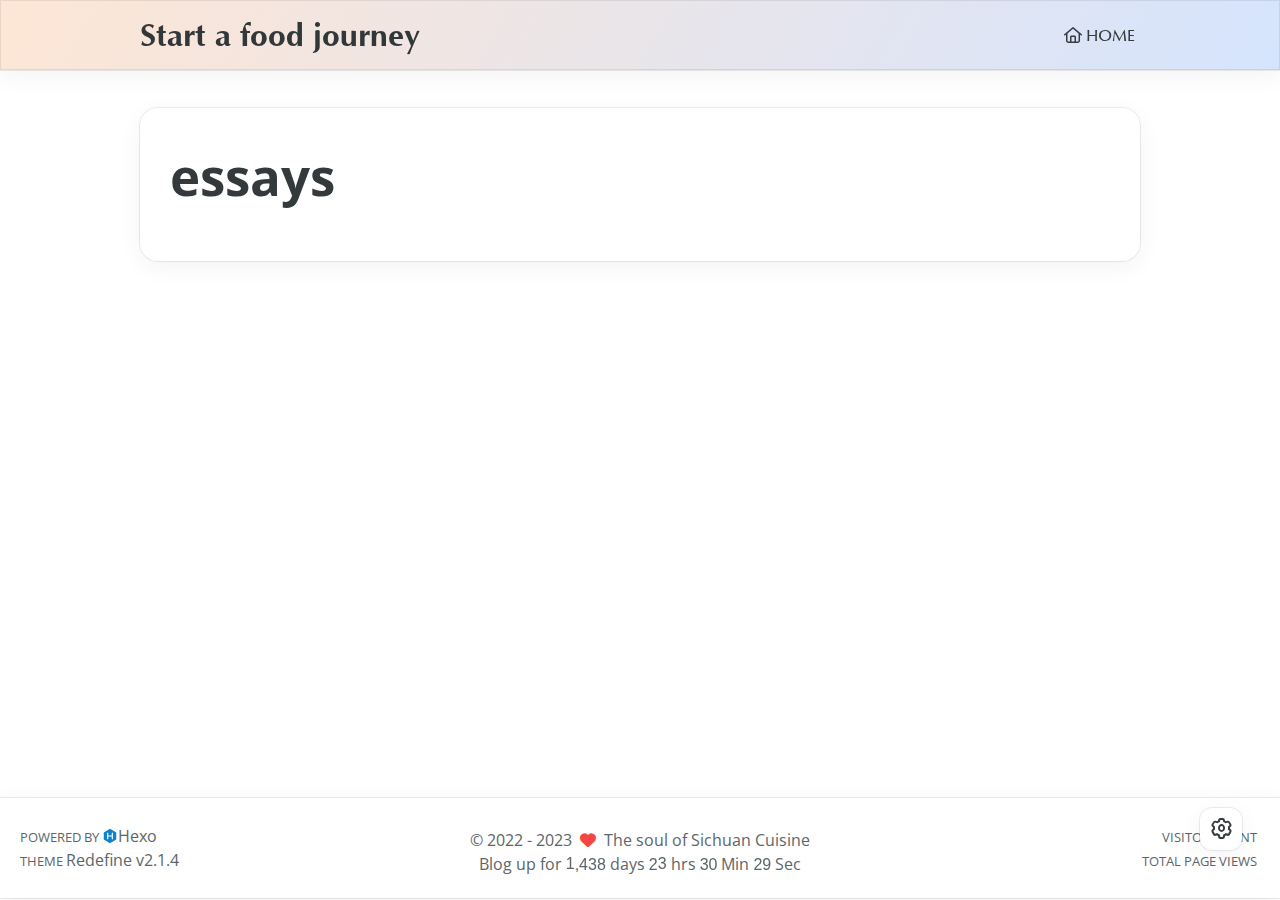
<file: essays/index.html>
<!DOCTYPE html>
<html lang="">
<head>
    <meta charset="utf-8">
    <meta name="viewport" content="width=device-width, initial-scale=1">
    <meta name="keywords" content="Hexo Theme Redefine">
    
    <meta name="author" content="The soul of Sichuan Cuisine">
    <!-- preconnect -->
    <link rel="preconnect" href="https://fonts.googleapis.com">
    <link rel="preconnect" href="https://fonts.gstatic.com" crossorigin>
    
    
    <!--- Seo Part-->
    
    <link rel="canonical" href="http://Shasshime1.github.io/essays/"/>
    <meta name="robots" content="index,follow">
    <meta name="googlebot" content="index,follow">
    <meta name="revisit-after" content="1 days">
    
        <meta property="og:type" content="website">
<meta property="og:title" content="essays">
<meta property="og:url" content="http://shasshime1.github.io/essays/index.html">
<meta property="og:site_name" content="Hexo">
<meta property="og:locale">
<meta property="article:published_time" content="2023-06-03T03:47:41.000Z">
<meta property="article:modified_time" content="2023-06-03T03:47:41.399Z">
<meta property="article:author" content="Shasshi">
<meta name="twitter:card" content="summary">
    
    
    <!--- Icon Part-->
    <link rel="icon" type="image/png" href="/images/logo_panda.png" sizes="192x192">
    <link rel="apple-touch-icon" sizes="180x180" href="/images/logo_panda.png">
    <meta name="theme-color" content="#A31F34">
    <link rel="shortcut icon" href="/images/logo_panda.png">
    <!--- Page Info-->
    
    <title>
        
            essays -
        
        Start a food journey
    </title>
    
<link rel="stylesheet" href="/css/style.css">

    
<link rel="stylesheet" href="/assets/fonts.css">

    <!--- Font Part-->
    
    
    
    

    <!--- Inject Part-->
    
    <script id="hexo-configurations">
    let Global = window.Global || {};
    Global.hexo_config = {"hostname":"shasshime1.github.io","root":"/","language":null};
    Global.theme_config = {"articles":{"style":{"font_size":"16px","line_height":1.5,"image_border_radius":"14px","image_alignment":"center","image_caption":false,"link_icon":true},"word_count":{"enable":true,"count":true,"min2read":true},"author_label":{"enable":true,"auto":false,"list":[]},"code_block":{"copy":true,"style":"mac","font":{"enable":false,"family":null,"url":null}},"toc":{"enable":true,"max_depth":3,"number":false,"expand":true,"init_open":true},"copyright":true,"lazyload":true,"recommendation":{"enable":false,"title":"推荐阅读","limit":3,"placeholder":"/images/wallhaven-wqery6-light.webp","skip_dirs":[]}},"colors":{"primary":"#A31F34","secondary":null},"global":{"fonts":{"chinese":{"enable":false,"family":null,"url":null},"english":{"enable":false,"family":null,"url":null}},"content_max_width":"1000px","sidebar_width":"210px","hover":{"shadow":true,"scale":false},"scroll_progress":{"bar":false,"percentage":true},"busuanzi_counter":{"enable":true,"site_pv":true,"site_uv":true,"post_pv":true},"pjax":true,"open_graph":true,"google_analytics":{"enable":false,"id":null}},"home_banner":{"enable":true,"style":"static","image":{"light":"/images/wallhaven-wqery6-light.webp","dark":"/images/wallhaven-wqery6-dark.webp"},"title":"Start here","subtitle":{"text":[],"hitokoto":{"enable":false,"api":"https://v1.hitokoto.cn"},"typing_speed":100,"backing_speed":80,"starting_delay":500,"backing_delay":1500,"loop":true,"smart_backspace":true},"text_color":{"light":"#fff","dark":"#d1d1b6"},"text_style":{"title_size":"2.8rem","subtitle_size":"1.5rem","line_height":1.2},"custom_font":{"enable":false,"family":null,"url":null},"social_links":{"enable":false,"links":{"github":null,"instagram":null,"zhihu":null,"twitter":null,"email":null}}},"plugins":{"feed":{"enable":false},"aplayer":{"enable":false,"type":"fixed","audios":[{"name":null,"artist":null,"url":null,"cover":null}]},"mermaid":{"enable":false,"version":"9.3.0"}},"version":"2.1.4","navbar":{"auto_hide":false,"color":{"left":"#f78736","right":"#367df7","transparency":35},"links":{"Home":{"path":"/","icon":"fa-regular fa-house"}},"search":{"enable":false,"preload":true}},"page_templates":{"friends_column":2,"tags_style":"blur"},"home":{"sidebar":{"enable":true,"position":"left","first_item":"menu","announcement":null,"links":null},"article_date_format":"auto","categories":{"enable":true,"limit":3},"tags":{"enable":true,"limit":3}}};
    Global.language_ago = {"second":"%s seconds ago","minute":"%s minutes ago","hour":"%s hours ago","day":"%s days ago","week":"%s weeks ago","month":"%s months ago","year":"%s years ago"};
    Global.data_config = {"masonry":false};
  </script>
    
    <!--- Fontawesome Part-->
    
<link rel="stylesheet" href="/fontawesome/fontawesome.min.css">

    
<link rel="stylesheet" href="/fontawesome/brands.min.css">

    
<link rel="stylesheet" href="/fontawesome/solid.min.css">

    
<link rel="stylesheet" href="/fontawesome/regular.min.css">

    
    
    
    
<meta name="generator" content="Hexo 6.3.0"></head>


<body>
<div class="progress-bar-container">
    

    
        <span class="pjax-progress-bar"></span>
        <span class="pjax-progress-icon">
            <i class="fa-solid fa-circle-notch fa-spin"></i>
        </span>
    
</div>


<main class="page-container">

    

    <div class="main-content-container">

        <div class="main-content-header">
            <header class="navbar-container">
    
    <div class="navbar-content">
        <div class="left">
            
            <a class="logo-title" href="/">
                
                Start a food journey
                
            </a>
        </div>

        <div class="right">
            <!-- PC -->
            <div class="desktop">
                <ul class="navbar-list">
                    
                        
                            <li class="navbar-item">
                                <!-- Menu -->
                                <a class="" 
                                    href="/"  >
                                    
                                        
                                            <i class="fa-regular fa-house"></i>
                                        
                                        HOME
                                    
                                </a>
                                <!-- Submenu -->
                                
                            </li>
                    
                    
                </ul>
            </div>
            <!-- Mobile -->
            <div class="mobile">
                
                <div class="icon-item navbar-bar">
                    <div class="navbar-bar-middle"></div>
                </div>
            </div>
        </div>
    </div>

    <!-- Mobile drawer -->
    <div class="navbar-drawer">
        <ul class="drawer-navbar-list">
            
                
                    <li class="drawer-navbar-item flex-center">
                        <a class="" 
                        href="/"  >
                             
                                
                                    <i class="fa-regular fa-house"></i>
                                
                                HOME
                            
                        </a>
                    </li>
                    <!-- Submenu -->
                    
            

        </ul>
    </div>

    <div class="window-mask"></div>

</header>


        </div>

        <div class="main-content-body">

            

            <div class="main-content">

                
                    <div class="fade-in-down-animation">
    <div class="page-template-container">
        
        
        
        <div class="page-template-content markdown-body">
            
                <h1>essays</h1>
            
        </div>
        <div class="page-template-comments">
            
        </div>
    </div>
</div>


                

            </div>
            
            

        </div>

        <div class="main-content-footer">
            <footer class="footer">
    <div class="info-container">
        <div class="copyright-info">
            &copy;
            
              <span>2022</span>
              -
            
            2023&nbsp;&nbsp;<i class="fa-solid fa-heart fa-beat" style="--fa-animation-duration: 0.5s; color: #f54545"></i>&nbsp;&nbsp;<a href="/">The soul of Sichuan Cuisine</a>
        </div>
        
            <script async data-pjax src="//busuanzi.ibruce.info/busuanzi/2.3/busuanzi.pure.mini.js"></script>
            <div class="website-count info-item">
                
                    <span id="busuanzi_container_site_uv" class="busuanzi_container_site_uv">
                        VISITOR COUNT&nbsp;<span id="busuanzi_value_site_uv" class="busuanzi_value_site_uv"></span>
                    </span>
                
                
                    <span id="busuanzi_container_site_pv" class="busuanzi_container_site_pv">
                        TOTAL PAGE VIEWS&nbsp;<span id="busuanzi_value_site_pv" class="busuanzi_value_site_pv"></span>
                    </span>
                
            </div>
        
        <div class="theme-info info-item">
            <span class="powered-by-container">POWERED BY <?xml version="1.0" encoding="utf-8"?><!DOCTYPE svg PUBLIC "-//W3C//DTD SVG 1.1//EN" "http://www.w3.org/Graphics/SVG/1.1/DTD/svg11.dtd"><svg version="1.1" id="圖層_1" xmlns="http://www.w3.org/2000/svg" xmlns:xlink="http://www.w3.org/1999/xlink" x="0px" y="0px" width="1rem" height="1rem" viewBox="0 0 512 512" enable-background="new 0 0 512 512" xml:space="preserve"><path fill="#0E83CD" d="M256.4,25.8l-200,115.5L56,371.5l199.6,114.7l200-115.5l0.4-230.2L256.4,25.8z M349,354.6l-18.4,10.7l-18.6-11V275H200v79.6l-18.4,10.7l-18.6-11v-197l18.5-10.6l18.5,10.8V237h112v-79.6l18.5-10.6l18.5,10.8V354.6z"/></svg><a target="_blank" href="https://hexo.io">Hexo</a></span>
                <br>
            <span class="theme-version-container">THEME&nbsp;<a class="theme-version" target="_blank" href="https://github.com/EvanNotFound/hexo-theme-redefine">Redefine v2.1.4</a>
        </div>
        
        
        
            <div id="start_div" style="display:none">
                2022/8/17 11:45:14
            </div>
            <div>
                Blog up for <span class="odometer" id="runtime_days" ></span> days <span class="odometer" id="runtime_hours"></span> hrs <span class="odometer" id="runtime_minutes"></span> Min <span class="odometer" id="runtime_seconds"></span> Sec
            </div>
        
        
        
            <script async data-pjax>
                try {
                    function odometer_init() {
                    const elements = document.querySelectorAll('.odometer');
                    elements.forEach(el => {
                        new Odometer({
                            el,
                            format: '( ddd).dd',
                            duration: 200
                        });
                    });
                    }
                    odometer_init();
                } catch (error) {}
            </script>
        
        
        
    </div>  
</footer>
        </div>
    </div>

    

    <div class="right-side-tools-container">
        <div class="side-tools-container">
    <ul class="hidden-tools-list">
        <li class="right-bottom-tools tool-font-adjust-plus flex-center">
            <i class="fa-regular fa-magnifying-glass-plus"></i>
        </li>

        <li class="right-bottom-tools tool-font-adjust-minus flex-center">
            <i class="fa-regular fa-magnifying-glass-minus"></i>
        </li>

        <li class="right-bottom-tools tool-expand-width flex-center">
            <i class="fa-regular fa-expand"></i>
        </li>

        <li class="right-bottom-tools tool-dark-light-toggle flex-center">
            <i class="fa-regular fa-moon"></i>
        </li>

        <!-- rss -->
        

        

        <li class="right-bottom-tools tool-scroll-to-bottom flex-center">
            <i class="fa-regular fa-arrow-down"></i>
        </li>
    </ul>

    <ul class="visible-tools-list">
        <li class="right-bottom-tools toggle-tools-list flex-center">
            <i class="fa-regular fa-cog fa-spin"></i>
        </li>
        
            <li class="right-bottom-tools tool-scroll-to-top flex-center">
                <i class="arrow-up fas fa-arrow-up"></i>
                <span class="percent"></span>
            </li>
        
        
    </ul>
</div>

    </div>

    <div class="image-viewer-container">
    <img src="">
</div>


    


</main>




<script src="/js/utils.js"></script>

<script src="/js/main.js"></script>

<script src="/js/layouts/navbarShrink.js"></script>

<script src="/js/tools/scrollTopBottom.js"></script>

<script src="/js/tools/lightDarkSwitch.js"></script>





    
<script src="/js/tools/codeBlock.js"></script>




    
<script src="/js/layouts/lazyload.js"></script>




    
<script src="/js/tools/runtime.js"></script>

    
<script src="/js/layouts/odometer.min.js"></script>

    
<link rel="stylesheet" href="/assets/odometer-theme-minimal.css">




  
<script src="/js/libs/Typed.min.js"></script>

  
<script src="/js/plugins/typed.js"></script>







<div class="post-scripts pjax">
    
</div>


    
<script src="/js/libs/pjax.min.js"></script>

<script>
    window.addEventListener('DOMContentLoaded', () => {
        window.pjax = new Pjax({
            selectors: [
                'head title',
                '.page-container',
                '.pjax',
            ],
            history: true,
            debug: false,
            cacheBust: false,
            timeout: 0,
            analytics: false,
            currentUrlFullReload: false,
            scrollRestoration: false,
            // scrollTo: true,
        });

        document.addEventListener('pjax:send', () => {
            Global.utils.pjaxProgressBarStart();
        });

        document.addEventListener('pjax:complete', () => {
            Global.utils.pjaxProgressBarEnd();
            window.pjax.executeScripts(document.querySelectorAll('script[data-pjax], .pjax script'));
            Global.refresh();
        });
    });
</script>




</body>
</html>
</file>
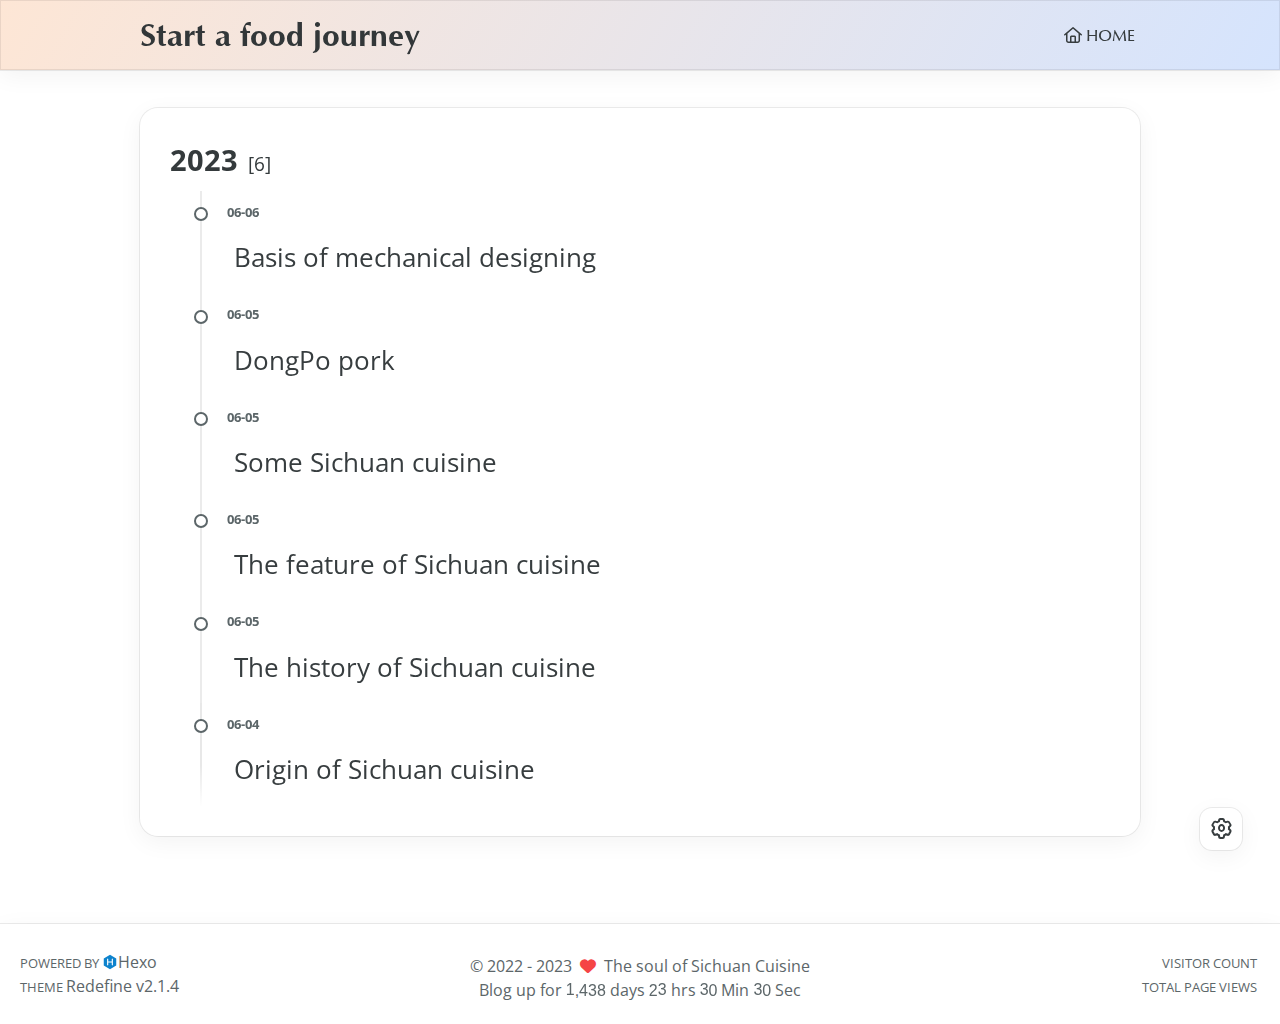
<file: archives/2023/index.html>
<!DOCTYPE html>
<html lang="">
<head>
    <meta charset="utf-8">
    <meta name="viewport" content="width=device-width, initial-scale=1">
    <meta name="keywords" content="Hexo Theme Redefine">
    
    <meta name="author" content="The soul of Sichuan Cuisine">
    <!-- preconnect -->
    <link rel="preconnect" href="https://fonts.googleapis.com">
    <link rel="preconnect" href="https://fonts.gstatic.com" crossorigin>
    
    
    <!--- Seo Part-->
    
    <link rel="canonical" href="http://Shasshime1.github.io/archives/2023/"/>
    <meta name="robots" content="index,follow">
    <meta name="googlebot" content="index,follow">
    <meta name="revisit-after" content="1 days">
    
        <meta property="og:type" content="website">
<meta property="og:title" content="Hexo">
<meta property="og:url" content="http://shasshime1.github.io/archives/2023/index.html">
<meta property="og:site_name" content="Hexo">
<meta property="og:locale">
<meta property="article:author" content="Shasshi">
<meta name="twitter:card" content="summary">
    
    
    <!--- Icon Part-->
    <link rel="icon" type="image/png" href="/images/logo_panda.png" sizes="192x192">
    <link rel="apple-touch-icon" sizes="180x180" href="/images/logo_panda.png">
    <meta name="theme-color" content="#A31F34">
    <link rel="shortcut icon" href="/images/logo_panda.png">
    <!--- Page Info-->
    
    <title>
        
            Archive: 2023 -
        
        Start a food journey
    </title>
    
<link rel="stylesheet" href="/css/style.css">

    
<link rel="stylesheet" href="/assets/fonts.css">

    <!--- Font Part-->
    
    
    
    

    <!--- Inject Part-->
    
    <script id="hexo-configurations">
    let Global = window.Global || {};
    Global.hexo_config = {"hostname":"shasshime1.github.io","root":"/","language":null};
    Global.theme_config = {"articles":{"style":{"font_size":"16px","line_height":1.5,"image_border_radius":"14px","image_alignment":"center","image_caption":false,"link_icon":true},"word_count":{"enable":true,"count":true,"min2read":true},"author_label":{"enable":true,"auto":false,"list":[]},"code_block":{"copy":true,"style":"mac","font":{"enable":false,"family":null,"url":null}},"toc":{"enable":true,"max_depth":3,"number":false,"expand":true,"init_open":true},"copyright":true,"lazyload":true,"recommendation":{"enable":false,"title":"推荐阅读","limit":3,"placeholder":"/images/wallhaven-wqery6-light.webp","skip_dirs":[]}},"colors":{"primary":"#A31F34","secondary":null},"global":{"fonts":{"chinese":{"enable":false,"family":null,"url":null},"english":{"enable":false,"family":null,"url":null}},"content_max_width":"1000px","sidebar_width":"210px","hover":{"shadow":true,"scale":false},"scroll_progress":{"bar":false,"percentage":true},"busuanzi_counter":{"enable":true,"site_pv":true,"site_uv":true,"post_pv":true},"pjax":true,"open_graph":true,"google_analytics":{"enable":false,"id":null}},"home_banner":{"enable":true,"style":"static","image":{"light":"/images/wallhaven-wqery6-light.webp","dark":"/images/wallhaven-wqery6-dark.webp"},"title":"Start here","subtitle":{"text":[],"hitokoto":{"enable":false,"api":"https://v1.hitokoto.cn"},"typing_speed":100,"backing_speed":80,"starting_delay":500,"backing_delay":1500,"loop":true,"smart_backspace":true},"text_color":{"light":"#fff","dark":"#d1d1b6"},"text_style":{"title_size":"2.8rem","subtitle_size":"1.5rem","line_height":1.2},"custom_font":{"enable":false,"family":null,"url":null},"social_links":{"enable":false,"links":{"github":null,"instagram":null,"zhihu":null,"twitter":null,"email":null}}},"plugins":{"feed":{"enable":false},"aplayer":{"enable":false,"type":"fixed","audios":[{"name":null,"artist":null,"url":null,"cover":null}]},"mermaid":{"enable":false,"version":"9.3.0"}},"version":"2.1.4","navbar":{"auto_hide":false,"color":{"left":"#f78736","right":"#367df7","transparency":35},"links":{"Home":{"path":"/","icon":"fa-regular fa-house"}},"search":{"enable":false,"preload":true}},"page_templates":{"friends_column":2,"tags_style":"blur"},"home":{"sidebar":{"enable":true,"position":"left","first_item":"menu","announcement":null,"links":null},"article_date_format":"auto","categories":{"enable":true,"limit":3},"tags":{"enable":true,"limit":3}}};
    Global.language_ago = {"second":"%s seconds ago","minute":"%s minutes ago","hour":"%s hours ago","day":"%s days ago","week":"%s weeks ago","month":"%s months ago","year":"%s years ago"};
    Global.data_config = {"masonry":false};
  </script>
    
    <!--- Fontawesome Part-->
    
<link rel="stylesheet" href="/fontawesome/fontawesome.min.css">

    
<link rel="stylesheet" href="/fontawesome/brands.min.css">

    
<link rel="stylesheet" href="/fontawesome/solid.min.css">

    
<link rel="stylesheet" href="/fontawesome/regular.min.css">

    
    
    
    
<meta name="generator" content="Hexo 6.3.0"></head>


<body>
<div class="progress-bar-container">
    

    
        <span class="pjax-progress-bar"></span>
        <span class="pjax-progress-icon">
            <i class="fa-solid fa-circle-notch fa-spin"></i>
        </span>
    
</div>


<main class="page-container">

    

    <div class="main-content-container">

        <div class="main-content-header">
            <header class="navbar-container">
    
    <div class="navbar-content">
        <div class="left">
            
            <a class="logo-title" href="/">
                
                Start a food journey
                
            </a>
        </div>

        <div class="right">
            <!-- PC -->
            <div class="desktop">
                <ul class="navbar-list">
                    
                        
                            <li class="navbar-item">
                                <!-- Menu -->
                                <a class="" 
                                    href="/"  >
                                    
                                        
                                            <i class="fa-regular fa-house"></i>
                                        
                                        HOME
                                    
                                </a>
                                <!-- Submenu -->
                                
                            </li>
                    
                    
                </ul>
            </div>
            <!-- Mobile -->
            <div class="mobile">
                
                <div class="icon-item navbar-bar">
                    <div class="navbar-bar-middle"></div>
                </div>
            </div>
        </div>
    </div>

    <!-- Mobile drawer -->
    <div class="navbar-drawer">
        <ul class="drawer-navbar-list">
            
                
                    <li class="drawer-navbar-item flex-center">
                        <a class="" 
                        href="/"  >
                             
                                
                                    <i class="fa-regular fa-house"></i>
                                
                                HOME
                            
                        </a>
                    </li>
                    <!-- Submenu -->
                    
            

        </ul>
    </div>

    <div class="window-mask"></div>

</header>


        </div>

        <div class="main-content-body">

            

            <div class="main-content">

                
                    <div class="fade-in-down-animation">
    <div class="archive-container ">
        
<div class="archive-list-container">
    
        <section class="archive-item">
            <div class="archive-item-header">
                <span class="archive-year">2023</span>
                <span class="archive-year-post-count">[6]</span>
            </div>
            <ul class="article-list">
              
              <li class="article-item" date-is='06-06'>
                <a href="/2023/06/06/%E6%9C%BA%E6%A2%B0%E8%AE%BE%E8%AE%A1%E5%9F%BA%E7%A1%80/">
                  <span class="article-title">Basis of mechanical designing</span>
                </a>
              </li>
              
              <li class="article-item" date-is='06-05'>
                <a href="/2023/06/05/DongPo-pork/">
                  <span class="article-title">DongPo pork</span>
                </a>
              </li>
              
              <li class="article-item" date-is='06-05'>
                <a href="/2023/06/05/Some-Sichuan-cuisione/">
                  <span class="article-title">Some Sichuan cuisine</span>
                </a>
              </li>
              
              <li class="article-item" date-is='06-05'>
                <a href="/2023/06/05/The-feture-of-Sichuan-cuisione/">
                  <span class="article-title">The feature of Sichuan cuisine</span>
                </a>
              </li>
              
              <li class="article-item" date-is='06-05'>
                <a href="/2023/06/05/The-History-of-Sichuan-cuisine/">
                  <span class="article-title">The history of Sichuan cuisine</span>
                </a>
              </li>
              
              <li class="article-item" date-is='06-04'>
                <a href="/2023/06/04/Origin%20of%20Sichuan%20cuidine/">
                  <span class="article-title">Origin of Sichuan cuisine</span>
                </a>
              </li>
              
            </ul>
        </section>
    
</div>

    </div>
</div>

                

            </div>
            
            

        </div>

        <div class="main-content-footer">
            <footer class="footer">
    <div class="info-container">
        <div class="copyright-info">
            &copy;
            
              <span>2022</span>
              -
            
            2023&nbsp;&nbsp;<i class="fa-solid fa-heart fa-beat" style="--fa-animation-duration: 0.5s; color: #f54545"></i>&nbsp;&nbsp;<a href="/">The soul of Sichuan Cuisine</a>
        </div>
        
            <script async data-pjax src="//busuanzi.ibruce.info/busuanzi/2.3/busuanzi.pure.mini.js"></script>
            <div class="website-count info-item">
                
                    <span id="busuanzi_container_site_uv" class="busuanzi_container_site_uv">
                        VISITOR COUNT&nbsp;<span id="busuanzi_value_site_uv" class="busuanzi_value_site_uv"></span>
                    </span>
                
                
                    <span id="busuanzi_container_site_pv" class="busuanzi_container_site_pv">
                        TOTAL PAGE VIEWS&nbsp;<span id="busuanzi_value_site_pv" class="busuanzi_value_site_pv"></span>
                    </span>
                
            </div>
        
        <div class="theme-info info-item">
            <span class="powered-by-container">POWERED BY <?xml version="1.0" encoding="utf-8"?><!DOCTYPE svg PUBLIC "-//W3C//DTD SVG 1.1//EN" "http://www.w3.org/Graphics/SVG/1.1/DTD/svg11.dtd"><svg version="1.1" id="圖層_1" xmlns="http://www.w3.org/2000/svg" xmlns:xlink="http://www.w3.org/1999/xlink" x="0px" y="0px" width="1rem" height="1rem" viewBox="0 0 512 512" enable-background="new 0 0 512 512" xml:space="preserve"><path fill="#0E83CD" d="M256.4,25.8l-200,115.5L56,371.5l199.6,114.7l200-115.5l0.4-230.2L256.4,25.8z M349,354.6l-18.4,10.7l-18.6-11V275H200v79.6l-18.4,10.7l-18.6-11v-197l18.5-10.6l18.5,10.8V237h112v-79.6l18.5-10.6l18.5,10.8V354.6z"/></svg><a target="_blank" href="https://hexo.io">Hexo</a></span>
                <br>
            <span class="theme-version-container">THEME&nbsp;<a class="theme-version" target="_blank" href="https://github.com/EvanNotFound/hexo-theme-redefine">Redefine v2.1.4</a>
        </div>
        
        
        
            <div id="start_div" style="display:none">
                2022/8/17 11:45:14
            </div>
            <div>
                Blog up for <span class="odometer" id="runtime_days" ></span> days <span class="odometer" id="runtime_hours"></span> hrs <span class="odometer" id="runtime_minutes"></span> Min <span class="odometer" id="runtime_seconds"></span> Sec
            </div>
        
        
        
            <script async data-pjax>
                try {
                    function odometer_init() {
                    const elements = document.querySelectorAll('.odometer');
                    elements.forEach(el => {
                        new Odometer({
                            el,
                            format: '( ddd).dd',
                            duration: 200
                        });
                    });
                    }
                    odometer_init();
                } catch (error) {}
            </script>
        
        
        
    </div>  
</footer>
        </div>
    </div>

    

    <div class="right-side-tools-container">
        <div class="side-tools-container">
    <ul class="hidden-tools-list">
        <li class="right-bottom-tools tool-font-adjust-plus flex-center">
            <i class="fa-regular fa-magnifying-glass-plus"></i>
        </li>

        <li class="right-bottom-tools tool-font-adjust-minus flex-center">
            <i class="fa-regular fa-magnifying-glass-minus"></i>
        </li>

        <li class="right-bottom-tools tool-expand-width flex-center">
            <i class="fa-regular fa-expand"></i>
        </li>

        <li class="right-bottom-tools tool-dark-light-toggle flex-center">
            <i class="fa-regular fa-moon"></i>
        </li>

        <!-- rss -->
        

        

        <li class="right-bottom-tools tool-scroll-to-bottom flex-center">
            <i class="fa-regular fa-arrow-down"></i>
        </li>
    </ul>

    <ul class="visible-tools-list">
        <li class="right-bottom-tools toggle-tools-list flex-center">
            <i class="fa-regular fa-cog fa-spin"></i>
        </li>
        
            <li class="right-bottom-tools tool-scroll-to-top flex-center">
                <i class="arrow-up fas fa-arrow-up"></i>
                <span class="percent"></span>
            </li>
        
        
    </ul>
</div>

    </div>

    <div class="image-viewer-container">
    <img src="">
</div>


    


</main>




<script src="/js/utils.js"></script>

<script src="/js/main.js"></script>

<script src="/js/layouts/navbarShrink.js"></script>

<script src="/js/tools/scrollTopBottom.js"></script>

<script src="/js/tools/lightDarkSwitch.js"></script>





    
<script src="/js/tools/codeBlock.js"></script>




    
<script src="/js/layouts/lazyload.js"></script>




    
<script src="/js/tools/runtime.js"></script>

    
<script src="/js/layouts/odometer.min.js"></script>

    
<link rel="stylesheet" href="/assets/odometer-theme-minimal.css">




  
<script src="/js/libs/Typed.min.js"></script>

  
<script src="/js/plugins/typed.js"></script>







<div class="post-scripts pjax">
    
</div>


    
<script src="/js/libs/pjax.min.js"></script>

<script>
    window.addEventListener('DOMContentLoaded', () => {
        window.pjax = new Pjax({
            selectors: [
                'head title',
                '.page-container',
                '.pjax',
            ],
            history: true,
            debug: false,
            cacheBust: false,
            timeout: 0,
            analytics: false,
            currentUrlFullReload: false,
            scrollRestoration: false,
            // scrollTo: true,
        });

        document.addEventListener('pjax:send', () => {
            Global.utils.pjaxProgressBarStart();
        });

        document.addEventListener('pjax:complete', () => {
            Global.utils.pjaxProgressBarEnd();
            window.pjax.executeScripts(document.querySelectorAll('script[data-pjax], .pjax script'));
            Global.refresh();
        });
    });
</script>




</body>
</html>
</file>
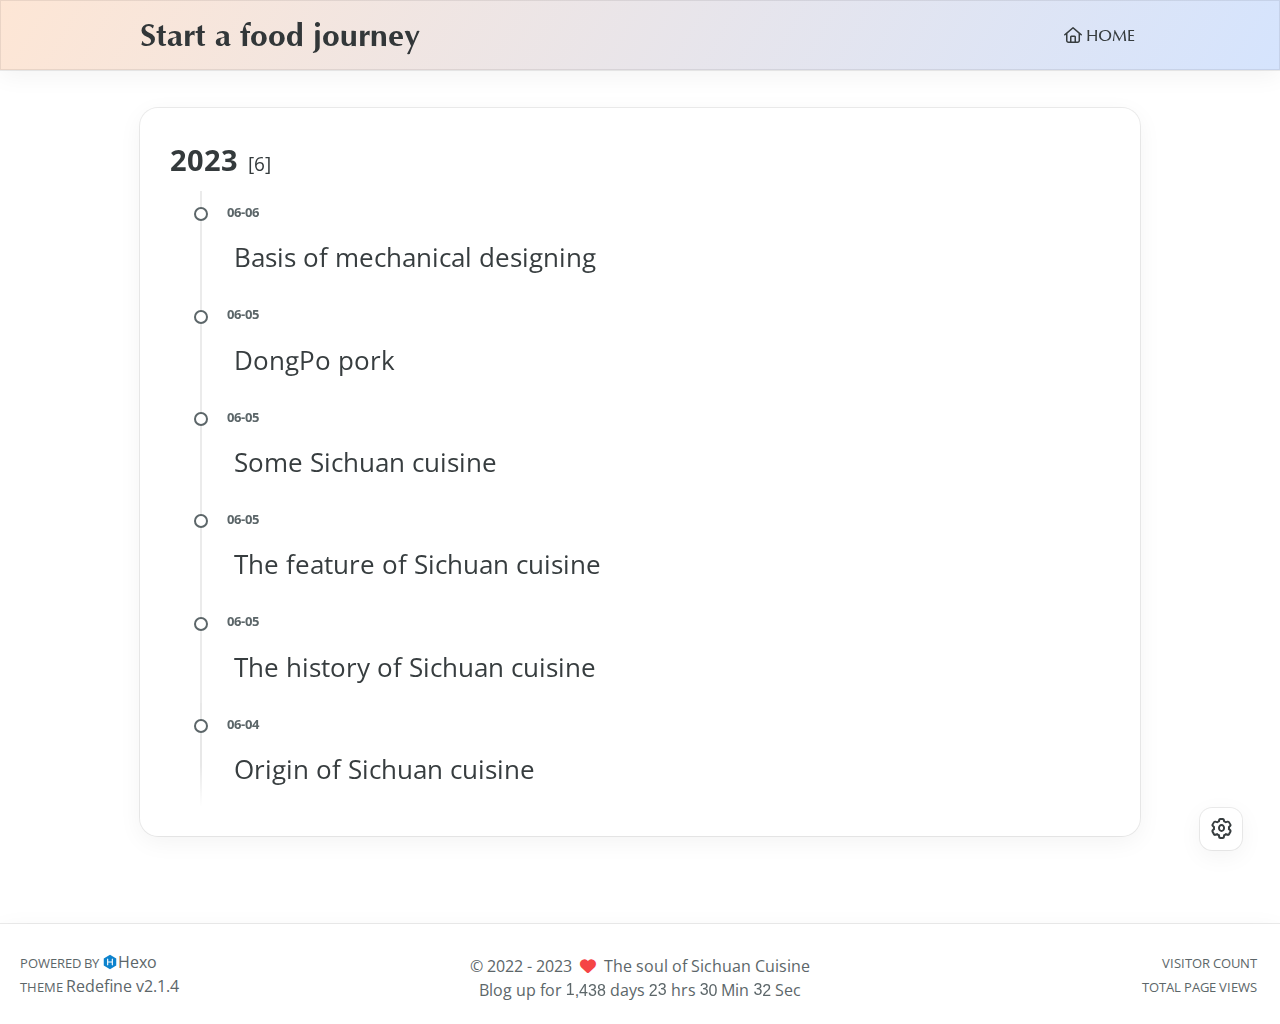
<file: archives/2023/06/index.html>
<!DOCTYPE html>
<html lang="">
<head>
    <meta charset="utf-8">
    <meta name="viewport" content="width=device-width, initial-scale=1">
    <meta name="keywords" content="Hexo Theme Redefine">
    
    <meta name="author" content="The soul of Sichuan Cuisine">
    <!-- preconnect -->
    <link rel="preconnect" href="https://fonts.googleapis.com">
    <link rel="preconnect" href="https://fonts.gstatic.com" crossorigin>
    
    
    <!--- Seo Part-->
    
    <link rel="canonical" href="http://Shasshime1.github.io/archives/2023/06/"/>
    <meta name="robots" content="index,follow">
    <meta name="googlebot" content="index,follow">
    <meta name="revisit-after" content="1 days">
    
        <meta property="og:type" content="website">
<meta property="og:title" content="Hexo">
<meta property="og:url" content="http://shasshime1.github.io/archives/2023/06/index.html">
<meta property="og:site_name" content="Hexo">
<meta property="og:locale">
<meta property="article:author" content="Shasshi">
<meta name="twitter:card" content="summary">
    
    
    <!--- Icon Part-->
    <link rel="icon" type="image/png" href="/images/logo_panda.png" sizes="192x192">
    <link rel="apple-touch-icon" sizes="180x180" href="/images/logo_panda.png">
    <meta name="theme-color" content="#A31F34">
    <link rel="shortcut icon" href="/images/logo_panda.png">
    <!--- Page Info-->
    
    <title>
        
            Archive: 2023/6 -
        
        Start a food journey
    </title>
    
<link rel="stylesheet" href="/css/style.css">

    
<link rel="stylesheet" href="/assets/fonts.css">

    <!--- Font Part-->
    
    
    
    

    <!--- Inject Part-->
    
    <script id="hexo-configurations">
    let Global = window.Global || {};
    Global.hexo_config = {"hostname":"shasshime1.github.io","root":"/","language":null};
    Global.theme_config = {"articles":{"style":{"font_size":"16px","line_height":1.5,"image_border_radius":"14px","image_alignment":"center","image_caption":false,"link_icon":true},"word_count":{"enable":true,"count":true,"min2read":true},"author_label":{"enable":true,"auto":false,"list":[]},"code_block":{"copy":true,"style":"mac","font":{"enable":false,"family":null,"url":null}},"toc":{"enable":true,"max_depth":3,"number":false,"expand":true,"init_open":true},"copyright":true,"lazyload":true,"recommendation":{"enable":false,"title":"推荐阅读","limit":3,"placeholder":"/images/wallhaven-wqery6-light.webp","skip_dirs":[]}},"colors":{"primary":"#A31F34","secondary":null},"global":{"fonts":{"chinese":{"enable":false,"family":null,"url":null},"english":{"enable":false,"family":null,"url":null}},"content_max_width":"1000px","sidebar_width":"210px","hover":{"shadow":true,"scale":false},"scroll_progress":{"bar":false,"percentage":true},"busuanzi_counter":{"enable":true,"site_pv":true,"site_uv":true,"post_pv":true},"pjax":true,"open_graph":true,"google_analytics":{"enable":false,"id":null}},"home_banner":{"enable":true,"style":"static","image":{"light":"/images/wallhaven-wqery6-light.webp","dark":"/images/wallhaven-wqery6-dark.webp"},"title":"Start here","subtitle":{"text":[],"hitokoto":{"enable":false,"api":"https://v1.hitokoto.cn"},"typing_speed":100,"backing_speed":80,"starting_delay":500,"backing_delay":1500,"loop":true,"smart_backspace":true},"text_color":{"light":"#fff","dark":"#d1d1b6"},"text_style":{"title_size":"2.8rem","subtitle_size":"1.5rem","line_height":1.2},"custom_font":{"enable":false,"family":null,"url":null},"social_links":{"enable":false,"links":{"github":null,"instagram":null,"zhihu":null,"twitter":null,"email":null}}},"plugins":{"feed":{"enable":false},"aplayer":{"enable":false,"type":"fixed","audios":[{"name":null,"artist":null,"url":null,"cover":null}]},"mermaid":{"enable":false,"version":"9.3.0"}},"version":"2.1.4","navbar":{"auto_hide":false,"color":{"left":"#f78736","right":"#367df7","transparency":35},"links":{"Home":{"path":"/","icon":"fa-regular fa-house"}},"search":{"enable":false,"preload":true}},"page_templates":{"friends_column":2,"tags_style":"blur"},"home":{"sidebar":{"enable":true,"position":"left","first_item":"menu","announcement":null,"links":null},"article_date_format":"auto","categories":{"enable":true,"limit":3},"tags":{"enable":true,"limit":3}}};
    Global.language_ago = {"second":"%s seconds ago","minute":"%s minutes ago","hour":"%s hours ago","day":"%s days ago","week":"%s weeks ago","month":"%s months ago","year":"%s years ago"};
    Global.data_config = {"masonry":false};
  </script>
    
    <!--- Fontawesome Part-->
    
<link rel="stylesheet" href="/fontawesome/fontawesome.min.css">

    
<link rel="stylesheet" href="/fontawesome/brands.min.css">

    
<link rel="stylesheet" href="/fontawesome/solid.min.css">

    
<link rel="stylesheet" href="/fontawesome/regular.min.css">

    
    
    
    
<meta name="generator" content="Hexo 6.3.0"></head>


<body>
<div class="progress-bar-container">
    

    
        <span class="pjax-progress-bar"></span>
        <span class="pjax-progress-icon">
            <i class="fa-solid fa-circle-notch fa-spin"></i>
        </span>
    
</div>


<main class="page-container">

    

    <div class="main-content-container">

        <div class="main-content-header">
            <header class="navbar-container">
    
    <div class="navbar-content">
        <div class="left">
            
            <a class="logo-title" href="/">
                
                Start a food journey
                
            </a>
        </div>

        <div class="right">
            <!-- PC -->
            <div class="desktop">
                <ul class="navbar-list">
                    
                        
                            <li class="navbar-item">
                                <!-- Menu -->
                                <a class="" 
                                    href="/"  >
                                    
                                        
                                            <i class="fa-regular fa-house"></i>
                                        
                                        HOME
                                    
                                </a>
                                <!-- Submenu -->
                                
                            </li>
                    
                    
                </ul>
            </div>
            <!-- Mobile -->
            <div class="mobile">
                
                <div class="icon-item navbar-bar">
                    <div class="navbar-bar-middle"></div>
                </div>
            </div>
        </div>
    </div>

    <!-- Mobile drawer -->
    <div class="navbar-drawer">
        <ul class="drawer-navbar-list">
            
                
                    <li class="drawer-navbar-item flex-center">
                        <a class="" 
                        href="/"  >
                             
                                
                                    <i class="fa-regular fa-house"></i>
                                
                                HOME
                            
                        </a>
                    </li>
                    <!-- Submenu -->
                    
            

        </ul>
    </div>

    <div class="window-mask"></div>

</header>


        </div>

        <div class="main-content-body">

            

            <div class="main-content">

                
                    <div class="fade-in-down-animation">
    <div class="archive-container ">
        
<div class="archive-list-container">
    
        <section class="archive-item">
            <div class="archive-item-header">
                <span class="archive-year">2023</span>
                <span class="archive-year-post-count">[6]</span>
            </div>
            <ul class="article-list">
              
              <li class="article-item" date-is='06-06'>
                <a href="/2023/06/06/%E6%9C%BA%E6%A2%B0%E8%AE%BE%E8%AE%A1%E5%9F%BA%E7%A1%80/">
                  <span class="article-title">Basis of mechanical designing</span>
                </a>
              </li>
              
              <li class="article-item" date-is='06-05'>
                <a href="/2023/06/05/DongPo-pork/">
                  <span class="article-title">DongPo pork</span>
                </a>
              </li>
              
              <li class="article-item" date-is='06-05'>
                <a href="/2023/06/05/Some-Sichuan-cuisione/">
                  <span class="article-title">Some Sichuan cuisine</span>
                </a>
              </li>
              
              <li class="article-item" date-is='06-05'>
                <a href="/2023/06/05/The-feture-of-Sichuan-cuisione/">
                  <span class="article-title">The feature of Sichuan cuisine</span>
                </a>
              </li>
              
              <li class="article-item" date-is='06-05'>
                <a href="/2023/06/05/The-History-of-Sichuan-cuisine/">
                  <span class="article-title">The history of Sichuan cuisine</span>
                </a>
              </li>
              
              <li class="article-item" date-is='06-04'>
                <a href="/2023/06/04/Origin%20of%20Sichuan%20cuidine/">
                  <span class="article-title">Origin of Sichuan cuisine</span>
                </a>
              </li>
              
            </ul>
        </section>
    
</div>

    </div>
</div>

                

            </div>
            
            

        </div>

        <div class="main-content-footer">
            <footer class="footer">
    <div class="info-container">
        <div class="copyright-info">
            &copy;
            
              <span>2022</span>
              -
            
            2023&nbsp;&nbsp;<i class="fa-solid fa-heart fa-beat" style="--fa-animation-duration: 0.5s; color: #f54545"></i>&nbsp;&nbsp;<a href="/">The soul of Sichuan Cuisine</a>
        </div>
        
            <script async data-pjax src="//busuanzi.ibruce.info/busuanzi/2.3/busuanzi.pure.mini.js"></script>
            <div class="website-count info-item">
                
                    <span id="busuanzi_container_site_uv" class="busuanzi_container_site_uv">
                        VISITOR COUNT&nbsp;<span id="busuanzi_value_site_uv" class="busuanzi_value_site_uv"></span>
                    </span>
                
                
                    <span id="busuanzi_container_site_pv" class="busuanzi_container_site_pv">
                        TOTAL PAGE VIEWS&nbsp;<span id="busuanzi_value_site_pv" class="busuanzi_value_site_pv"></span>
                    </span>
                
            </div>
        
        <div class="theme-info info-item">
            <span class="powered-by-container">POWERED BY <?xml version="1.0" encoding="utf-8"?><!DOCTYPE svg PUBLIC "-//W3C//DTD SVG 1.1//EN" "http://www.w3.org/Graphics/SVG/1.1/DTD/svg11.dtd"><svg version="1.1" id="圖層_1" xmlns="http://www.w3.org/2000/svg" xmlns:xlink="http://www.w3.org/1999/xlink" x="0px" y="0px" width="1rem" height="1rem" viewBox="0 0 512 512" enable-background="new 0 0 512 512" xml:space="preserve"><path fill="#0E83CD" d="M256.4,25.8l-200,115.5L56,371.5l199.6,114.7l200-115.5l0.4-230.2L256.4,25.8z M349,354.6l-18.4,10.7l-18.6-11V275H200v79.6l-18.4,10.7l-18.6-11v-197l18.5-10.6l18.5,10.8V237h112v-79.6l18.5-10.6l18.5,10.8V354.6z"/></svg><a target="_blank" href="https://hexo.io">Hexo</a></span>
                <br>
            <span class="theme-version-container">THEME&nbsp;<a class="theme-version" target="_blank" href="https://github.com/EvanNotFound/hexo-theme-redefine">Redefine v2.1.4</a>
        </div>
        
        
        
            <div id="start_div" style="display:none">
                2022/8/17 11:45:14
            </div>
            <div>
                Blog up for <span class="odometer" id="runtime_days" ></span> days <span class="odometer" id="runtime_hours"></span> hrs <span class="odometer" id="runtime_minutes"></span> Min <span class="odometer" id="runtime_seconds"></span> Sec
            </div>
        
        
        
            <script async data-pjax>
                try {
                    function odometer_init() {
                    const elements = document.querySelectorAll('.odometer');
                    elements.forEach(el => {
                        new Odometer({
                            el,
                            format: '( ddd).dd',
                            duration: 200
                        });
                    });
                    }
                    odometer_init();
                } catch (error) {}
            </script>
        
        
        
    </div>  
</footer>
        </div>
    </div>

    

    <div class="right-side-tools-container">
        <div class="side-tools-container">
    <ul class="hidden-tools-list">
        <li class="right-bottom-tools tool-font-adjust-plus flex-center">
            <i class="fa-regular fa-magnifying-glass-plus"></i>
        </li>

        <li class="right-bottom-tools tool-font-adjust-minus flex-center">
            <i class="fa-regular fa-magnifying-glass-minus"></i>
        </li>

        <li class="right-bottom-tools tool-expand-width flex-center">
            <i class="fa-regular fa-expand"></i>
        </li>

        <li class="right-bottom-tools tool-dark-light-toggle flex-center">
            <i class="fa-regular fa-moon"></i>
        </li>

        <!-- rss -->
        

        

        <li class="right-bottom-tools tool-scroll-to-bottom flex-center">
            <i class="fa-regular fa-arrow-down"></i>
        </li>
    </ul>

    <ul class="visible-tools-list">
        <li class="right-bottom-tools toggle-tools-list flex-center">
            <i class="fa-regular fa-cog fa-spin"></i>
        </li>
        
            <li class="right-bottom-tools tool-scroll-to-top flex-center">
                <i class="arrow-up fas fa-arrow-up"></i>
                <span class="percent"></span>
            </li>
        
        
    </ul>
</div>

    </div>

    <div class="image-viewer-container">
    <img src="">
</div>


    


</main>




<script src="/js/utils.js"></script>

<script src="/js/main.js"></script>

<script src="/js/layouts/navbarShrink.js"></script>

<script src="/js/tools/scrollTopBottom.js"></script>

<script src="/js/tools/lightDarkSwitch.js"></script>





    
<script src="/js/tools/codeBlock.js"></script>




    
<script src="/js/layouts/lazyload.js"></script>




    
<script src="/js/tools/runtime.js"></script>

    
<script src="/js/layouts/odometer.min.js"></script>

    
<link rel="stylesheet" href="/assets/odometer-theme-minimal.css">




  
<script src="/js/libs/Typed.min.js"></script>

  
<script src="/js/plugins/typed.js"></script>







<div class="post-scripts pjax">
    
</div>


    
<script src="/js/libs/pjax.min.js"></script>

<script>
    window.addEventListener('DOMContentLoaded', () => {
        window.pjax = new Pjax({
            selectors: [
                'head title',
                '.page-container',
                '.pjax',
            ],
            history: true,
            debug: false,
            cacheBust: false,
            timeout: 0,
            analytics: false,
            currentUrlFullReload: false,
            scrollRestoration: false,
            // scrollTo: true,
        });

        document.addEventListener('pjax:send', () => {
            Global.utils.pjaxProgressBarStart();
        });

        document.addEventListener('pjax:complete', () => {
            Global.utils.pjaxProgressBarEnd();
            window.pjax.executeScripts(document.querySelectorAll('script[data-pjax], .pjax script'));
            Global.refresh();
        });
    });
</script>




</body>
</html>
</file>
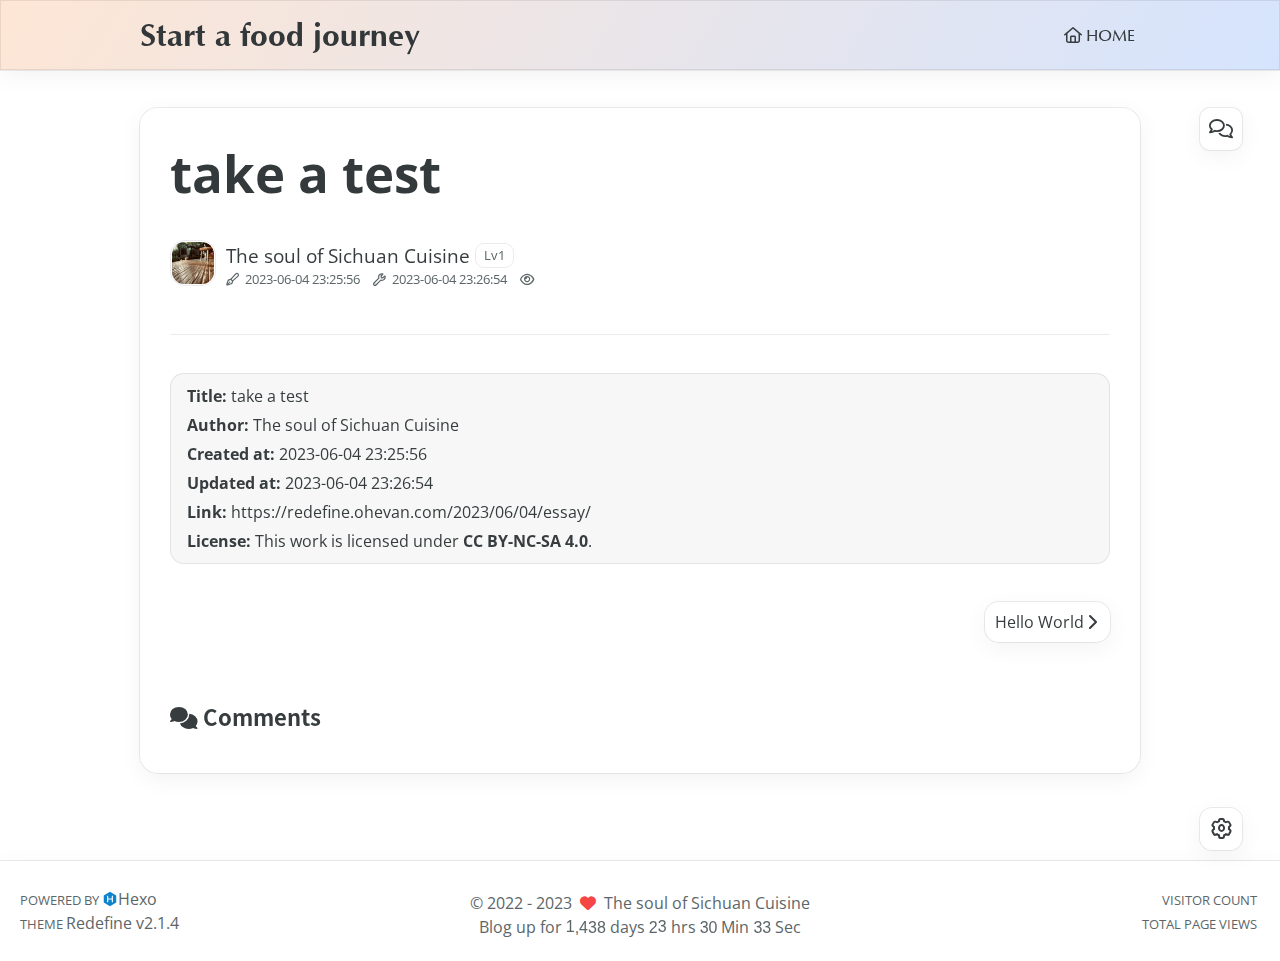
<file: 2023/06/04/essay/index.html>
<!DOCTYPE html>
<html lang="">
<head>
    <meta charset="utf-8">
    <meta name="viewport" content="width=device-width, initial-scale=1">
    <meta name="keywords" content="Hexo Theme Redefine">
    
    <meta name="author" content="The soul of Sichuan Cuisine">
    <!-- preconnect -->
    <link rel="preconnect" href="https://fonts.googleapis.com">
    <link rel="preconnect" href="https://fonts.gstatic.com" crossorigin>
    
    
    <!--- Seo Part-->
    
    <link rel="canonical" href="http://Shasshime1.github.io/2023/06/04/essay/"/>
    <meta name="robots" content="index,follow">
    <meta name="googlebot" content="index,follow">
    <meta name="revisit-after" content="1 days">
    
        <meta property="og:type" content="article">
<meta property="og:title" content="take a test">
<meta property="og:url" content="http://shasshime1.github.io/2023/06/04/essay/index.html">
<meta property="og:site_name" content="Hexo">
<meta property="og:locale">
<meta property="article:published_time" content="2023-06-04T15:25:56.653Z">
<meta property="article:modified_time" content="2023-06-04T15:26:54.975Z">
<meta property="article:author" content="Shasshi">
<meta name="twitter:card" content="summary">
    
    
    <!--- Icon Part-->
    <link rel="icon" type="image/png" href="/images/panda_logo.png" sizes="192x192">
    <link rel="apple-touch-icon" sizes="180x180" href="/images/panda_logo.png">
    <meta name="theme-color" content="#A31F34">
    <link rel="shortcut icon" href="/images/panda_logo.png">
    <!--- Page Info-->
    
    <title>
        
            take a test -
        
        Start a food journey
    </title>
    
<link rel="stylesheet" href="/css/style.css">

    
<link rel="stylesheet" href="/assets/fonts.css">

    <!--- Font Part-->
    
    
    
    

    <!--- Inject Part-->
    
    <script id="hexo-configurations">
    let Global = window.Global || {};
    Global.hexo_config = {"hostname":"shasshime1.github.io","root":"/","language":null};
    Global.theme_config = {"articles":{"style":{"font_size":"16px","line_height":1.5,"image_border_radius":"14px","image_alignment":"center","image_caption":false,"link_icon":true},"word_count":{"enable":true,"count":true,"min2read":true},"author_label":{"enable":true,"auto":false,"list":[]},"code_block":{"copy":true,"style":"mac","font":{"enable":false,"family":null,"url":null}},"toc":{"enable":true,"max_depth":3,"number":false,"expand":true,"init_open":true},"copyright":true,"lazyload":true,"recommendation":{"enable":false,"title":"推荐阅读","limit":3,"placeholder":"/images/wallhaven-wqery6-light.webp","skip_dirs":[]}},"colors":{"primary":"#A31F34","secondary":null},"global":{"fonts":{"chinese":{"enable":false,"family":null,"url":null},"english":{"enable":false,"family":null,"url":null}},"content_max_width":"1000px","sidebar_width":"210px","hover":{"shadow":true,"scale":false},"scroll_progress":{"bar":false,"percentage":true},"busuanzi_counter":{"enable":true,"site_pv":true,"site_uv":true,"post_pv":true},"pjax":true,"open_graph":true,"google_analytics":{"enable":false,"id":null}},"home_banner":{"enable":true,"style":"static","image":{"light":"/images/wallhaven-wqery6-light.webp","dark":"/images/wallhaven-wqery6-dark.webp"},"title":"Start here","subtitle":{"text":[],"hitokoto":{"enable":false,"api":"https://v1.hitokoto.cn"},"typing_speed":100,"backing_speed":80,"starting_delay":500,"backing_delay":1500,"loop":true,"smart_backspace":true},"text_color":{"light":"#fff","dark":"#d1d1b6"},"text_style":{"title_size":"2.8rem","subtitle_size":"1.5rem","line_height":1.2},"custom_font":{"enable":false,"family":null,"url":null},"social_links":{"enable":false,"links":{"github":null,"instagram":null,"zhihu":null,"twitter":null,"email":null}}},"plugins":{"feed":{"enable":false},"aplayer":{"enable":false,"type":"fixed","audios":[{"name":null,"artist":null,"url":null,"cover":null}]},"mermaid":{"enable":false,"version":"9.3.0"}},"version":"2.1.4","navbar":{"auto_hide":false,"color":{"left":"#f78736","right":"#367df7","transparency":35},"links":{"Home":{"path":"/","icon":"fa-regular fa-house"}},"search":{"enable":false,"preload":true}},"page_templates":{"friends_column":2,"tags_style":"blur"},"home":{"sidebar":{"enable":true,"position":"left","first_item":"menu","announcement":null,"links":null},"article_date_format":"auto","categories":{"enable":true,"limit":3},"tags":{"enable":true,"limit":3}}};
    Global.language_ago = {"second":"%s seconds ago","minute":"%s minutes ago","hour":"%s hours ago","day":"%s days ago","week":"%s weeks ago","month":"%s months ago","year":"%s years ago"};
    Global.data_config = {"masonry":false};
  </script>
    
    <!--- Fontawesome Part-->
    
<link rel="stylesheet" href="/fontawesome/fontawesome.min.css">

    
<link rel="stylesheet" href="/fontawesome/brands.min.css">

    
<link rel="stylesheet" href="/fontawesome/solid.min.css">

    
<link rel="stylesheet" href="/fontawesome/regular.min.css">

    
    
    
    
<meta name="generator" content="Hexo 6.3.0"></head>


<body>
<div class="progress-bar-container">
    

    
        <span class="pjax-progress-bar"></span>
        <span class="pjax-progress-icon">
            <i class="fa-solid fa-circle-notch fa-spin"></i>
        </span>
    
</div>


<main class="page-container">

    

    <div class="main-content-container">

        <div class="main-content-header">
            <header class="navbar-container">
    
    <div class="navbar-content">
        <div class="left">
            
            <a class="logo-title" href="/">
                
                Start a food journey
                
            </a>
        </div>

        <div class="right">
            <!-- PC -->
            <div class="desktop">
                <ul class="navbar-list">
                    
                        
                            <li class="navbar-item">
                                <!-- Menu -->
                                <a class="" 
                                    href="/"  >
                                    
                                        
                                            <i class="fa-regular fa-house"></i>
                                        
                                        HOME
                                    
                                </a>
                                <!-- Submenu -->
                                
                            </li>
                    
                    
                </ul>
            </div>
            <!-- Mobile -->
            <div class="mobile">
                
                <div class="icon-item navbar-bar">
                    <div class="navbar-bar-middle"></div>
                </div>
            </div>
        </div>
    </div>

    <!-- Mobile drawer -->
    <div class="navbar-drawer">
        <ul class="drawer-navbar-list">
            
                
                    <li class="drawer-navbar-item flex-center">
                        <a class="" 
                        href="/"  >
                             
                                
                                    <i class="fa-regular fa-house"></i>
                                
                                HOME
                            
                        </a>
                    </li>
                    <!-- Submenu -->
                    
            

        </ul>
    </div>

    <div class="window-mask"></div>

</header>


        </div>

        <div class="main-content-body">

            

            <div class="main-content">

                
                    <div class="fade-in-down-animation">
    <div class="post-page-container">
        <div class="article-content-container">

            
            
                <div class="article-title">
                    <h1 class="article-title-regular">take a test</h1>
                </div>
            
                
            

            
                <div class="article-header">
                    <div class="avatar">
                        <img src="/images/author.png">
                    </div>
                    <div class="info">
                        <div class="author">
                            <span class="name">The soul of Sichuan Cuisine</span>
                            
                                <span class="author-label">Lv1</span>
                            
                        </div>
                        <div class="meta-info">
                            <div class="article-meta-info">
    <span class="article-date article-meta-item">
        <i class="fa-regular fa-pen-fancy"></i>&nbsp;
        <span class="desktop">2023-06-04 23:25:56</span>
        <span class="mobile">2023-06-04 23:25</span>
        <span class="hover-info">Created</span>
    </span>
    
        <span class="article-date article-meta-item">
            <i class="fa-regular fa-wrench"></i>&nbsp;
            <span class="desktop">2023-06-04 23:26:54</span>
            <span class="mobile">2023-06-04 23:26</span>
            <span class="hover-info">Updated</span>
        </span>
    

    
    

    
    
    
    
        <span class="article-pv article-meta-item">
            <i class="fa-regular fa-eye"></i>&nbsp;<span id="busuanzi_value_page_pv"></span>
        </span>
    
</div>

                        </div>
                    </div>
                </div>
            

            <div class="article-content markdown-body">
                
            </div>

            
                <div class="post-copyright-info">
                    <div class="article-copyright-info-container">
    <ul>
        <li><strong>Title:</strong> take a test</li>
        <li><strong>Author:</strong> The soul of Sichuan Cuisine</li>
        <li><strong>Created at:</strong> 2023-06-04 23:25:56</li>
        
            <li>
                <strong>Updated at:</strong> 2023-06-04 23:26:54
            </li>
        
        <li>
            <strong>Link:</strong> https://redefine.ohevan.com/2023/06/04/essay/
        </li>
        <li>
            <strong>License:</strong> This work is licensed under <a class="license" target="_blank" rel="noopener" href="https://creativecommons.org/licenses/by-nc-sa/4.0/deed.zh">CC BY-NC-SA 4.0</a>.
        </li>
    </ul>
</div>

                </div>
            

            

            

            
                <div class="article-nav">
                    
                    
                        <div class="article-next">
                            <a class="next"
                            rel="next"
                            href="/2023/05/31/hello-world/"
                            >
                                <span class="title flex-center">
                                    <span class="post-nav-title-item">Hello World</span>
                                    <span class="post-nav-item">Next posts</span>
                                </span>
                                <span class="right arrow-icon flex-center">
                                    <i class="fa-solid fa-chevron-right"></i>
                                </span>
                            </a>
                        </div>
                    
                </div>
            


            
                <div class="comment-container">
                    <div class="comments-container">
    <div id="comment-anchor"></div>
    <div class="comment-area-title">
        <i class="fa-solid fa-comments"></i>&nbsp;Comments
    </div>
    

        
            
 
    <div id="waline"></div>
    <script type="module"  data-pjax>
        import { init } from 'https://evan.beee.top/js/waline.mjs';

        function loadWaline() {
            init({
                el: '#waline',
                serverURL: 'https://example.example.com',
                lang: 'zh-CN',
                dark: 'body[class~="dark-mode"]',
                requiredMeta: ['nick','mail'], // cannot customize by theme config, change it yourself
            });
        }

        if ('true') {
            const loadWalineTimeout = setTimeout(() => {
                loadWaline();
                clearTimeout(loadWalineTimeout);
            }, 1000);
        } else {
            window.addEventListener('DOMContentLoaded', loadWaline);
        }
        
    </script>



        
    
</div>

                </div>
            
        </div>

        
            <div class="toc-content-container">
                <div class="post-toc-wrap">
    <div class="post-toc">
        <div class="toc-title">On this page</div>
        <div class="page-title">take a test</div>
        

    </div>
</div>
            </div>
        
    </div>
</div>


                

            </div>
            
            

        </div>

        <div class="main-content-footer">
            <footer class="footer">
    <div class="info-container">
        <div class="copyright-info">
            &copy;
            
              <span>2022</span>
              -
            
            2023&nbsp;&nbsp;<i class="fa-solid fa-heart fa-beat" style="--fa-animation-duration: 0.5s; color: #f54545"></i>&nbsp;&nbsp;<a href="/">The soul of Sichuan Cuisine</a>
        </div>
        
            <script async data-pjax src="//busuanzi.ibruce.info/busuanzi/2.3/busuanzi.pure.mini.js"></script>
            <div class="website-count info-item">
                
                    <span id="busuanzi_container_site_uv" class="busuanzi_container_site_uv">
                        VISITOR COUNT&nbsp;<span id="busuanzi_value_site_uv" class="busuanzi_value_site_uv"></span>
                    </span>
                
                
                    <span id="busuanzi_container_site_pv" class="busuanzi_container_site_pv">
                        TOTAL PAGE VIEWS&nbsp;<span id="busuanzi_value_site_pv" class="busuanzi_value_site_pv"></span>
                    </span>
                
            </div>
        
        <div class="theme-info info-item">
            <span class="powered-by-container">POWERED BY <?xml version="1.0" encoding="utf-8"?><!DOCTYPE svg PUBLIC "-//W3C//DTD SVG 1.1//EN" "http://www.w3.org/Graphics/SVG/1.1/DTD/svg11.dtd"><svg version="1.1" id="圖層_1" xmlns="http://www.w3.org/2000/svg" xmlns:xlink="http://www.w3.org/1999/xlink" x="0px" y="0px" width="1rem" height="1rem" viewBox="0 0 512 512" enable-background="new 0 0 512 512" xml:space="preserve"><path fill="#0E83CD" d="M256.4,25.8l-200,115.5L56,371.5l199.6,114.7l200-115.5l0.4-230.2L256.4,25.8z M349,354.6l-18.4,10.7l-18.6-11V275H200v79.6l-18.4,10.7l-18.6-11v-197l18.5-10.6l18.5,10.8V237h112v-79.6l18.5-10.6l18.5,10.8V354.6z"/></svg><a target="_blank" href="https://hexo.io">Hexo</a></span>
                <br>
            <span class="theme-version-container">THEME&nbsp;<a class="theme-version" target="_blank" href="https://github.com/EvanNotFound/hexo-theme-redefine">Redefine v2.1.4</a>
        </div>
        
        
        
            <div id="start_div" style="display:none">
                2022/8/17 11:45:14
            </div>
            <div>
                Blog up for <span class="odometer" id="runtime_days" ></span> days <span class="odometer" id="runtime_hours"></span> hrs <span class="odometer" id="runtime_minutes"></span> Min <span class="odometer" id="runtime_seconds"></span> Sec
            </div>
        
        
        
            <script async data-pjax>
                try {
                    function odometer_init() {
                    const elements = document.querySelectorAll('.odometer');
                    elements.forEach(el => {
                        new Odometer({
                            el,
                            format: '( ddd).dd',
                            duration: 200
                        });
                    });
                    }
                    odometer_init();
                } catch (error) {}
            </script>
        
        
        
    </div>  
</footer>
        </div>
    </div>

    
        <div class="post-tools">
            <div class="post-tools-container">
    <ul class="article-tools-list">
        <!-- TOC aside toggle -->
        
            <li class="right-bottom-tools page-aside-toggle">
                <i class="fa-regular fa-outdent"></i>
            </li>
        

        <!-- go comment -->
        
            <li class="go-comment">
                <i class="fa-regular fa-comments"></i>
            </li>
        
    </ul>
</div>

        </div>
    

    <div class="right-side-tools-container">
        <div class="side-tools-container">
    <ul class="hidden-tools-list">
        <li class="right-bottom-tools tool-font-adjust-plus flex-center">
            <i class="fa-regular fa-magnifying-glass-plus"></i>
        </li>

        <li class="right-bottom-tools tool-font-adjust-minus flex-center">
            <i class="fa-regular fa-magnifying-glass-minus"></i>
        </li>

        <li class="right-bottom-tools tool-expand-width flex-center">
            <i class="fa-regular fa-expand"></i>
        </li>

        <li class="right-bottom-tools tool-dark-light-toggle flex-center">
            <i class="fa-regular fa-moon"></i>
        </li>

        <!-- rss -->
        

        

        <li class="right-bottom-tools tool-scroll-to-bottom flex-center">
            <i class="fa-regular fa-arrow-down"></i>
        </li>
    </ul>

    <ul class="visible-tools-list">
        <li class="right-bottom-tools toggle-tools-list flex-center">
            <i class="fa-regular fa-cog fa-spin"></i>
        </li>
        
            <li class="right-bottom-tools tool-scroll-to-top flex-center">
                <i class="arrow-up fas fa-arrow-up"></i>
                <span class="percent"></span>
            </li>
        
        
    </ul>
</div>

    </div>

    <div class="image-viewer-container">
    <img src="">
</div>


    


</main>




<script src="/js/utils.js"></script>

<script src="/js/main.js"></script>

<script src="/js/layouts/navbarShrink.js"></script>

<script src="/js/tools/scrollTopBottom.js"></script>

<script src="/js/tools/lightDarkSwitch.js"></script>





    
<script src="/js/tools/codeBlock.js"></script>




    
<script src="/js/layouts/lazyload.js"></script>




    
<script src="/js/tools/runtime.js"></script>

    
<script src="/js/layouts/odometer.min.js"></script>

    
<link rel="stylesheet" href="/assets/odometer-theme-minimal.css">




  
<script src="/js/libs/Typed.min.js"></script>

  
<script src="/js/plugins/typed.js"></script>







<div class="post-scripts pjax">
    
        
<script src="/js/tools/tocToggle.js"></script>

<script src="/js/libs/anime.min.js"></script>

<script src="/js/layouts/toc.js"></script>

<script src="/js/plugins/tabs.js"></script>

    
</div>


    
<script src="/js/libs/pjax.min.js"></script>

<script>
    window.addEventListener('DOMContentLoaded', () => {
        window.pjax = new Pjax({
            selectors: [
                'head title',
                '.page-container',
                '.pjax',
            ],
            history: true,
            debug: false,
            cacheBust: false,
            timeout: 0,
            analytics: false,
            currentUrlFullReload: false,
            scrollRestoration: false,
            // scrollTo: true,
        });

        document.addEventListener('pjax:send', () => {
            Global.utils.pjaxProgressBarStart();
        });

        document.addEventListener('pjax:complete', () => {
            Global.utils.pjaxProgressBarEnd();
            window.pjax.executeScripts(document.querySelectorAll('script[data-pjax], .pjax script'));
            Global.refresh();
        });
    });
</script>




</body>
</html>
</file>
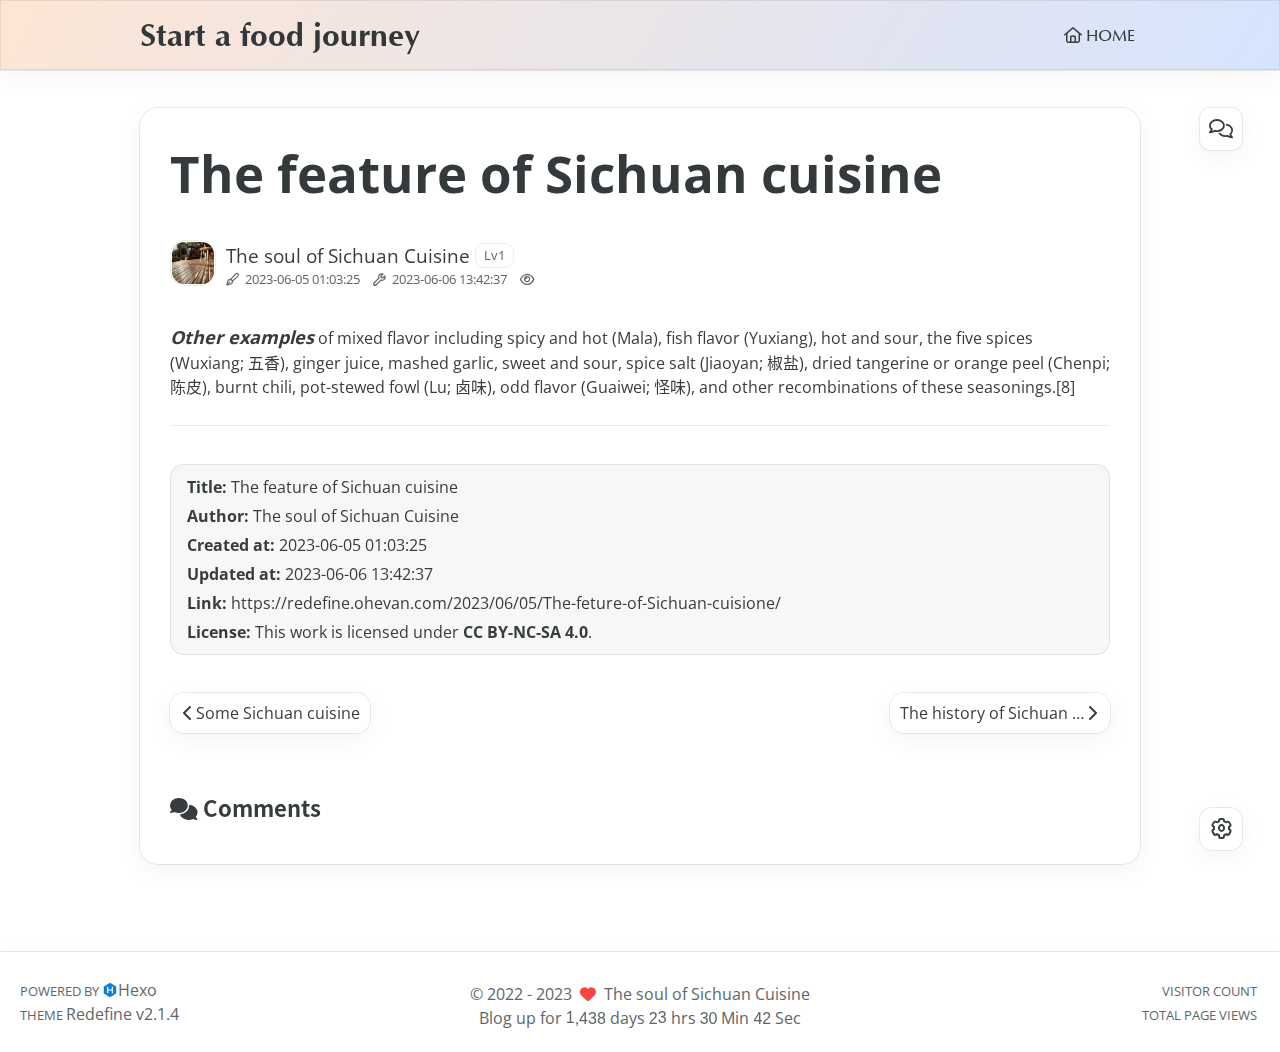
<file: 2023/06/05/The-feture-of-Sichuan-cuisione/index.html>
<!DOCTYPE html>
<html lang="">
<head>
    <meta charset="utf-8">
    <meta name="viewport" content="width=device-width, initial-scale=1">
    <meta name="keywords" content="Hexo Theme Redefine">
    
    <meta name="author" content="The soul of Sichuan Cuisine">
    <!-- preconnect -->
    <link rel="preconnect" href="https://fonts.googleapis.com">
    <link rel="preconnect" href="https://fonts.gstatic.com" crossorigin>
    
    
    <!--- Seo Part-->
    
    <link rel="canonical" href="http://Shasshime1.github.io/2023/06/05/the-feture-of-sichuan-cuisione/"/>
    <meta name="robots" content="index,follow">
    <meta name="googlebot" content="index,follow">
    <meta name="revisit-after" content="1 days">
    
        <meta name="description" content="Other examples of mixed flavor including spicy and hot (Mala), fish flavor (Yuxiang), hot and sour, the five spices (Wuxiang; 五香), ginger juice, mashed garlic, sweet and sour, spice salt (Jiaoyan; 椒盐)">
<meta property="og:type" content="article">
<meta property="og:title" content="The feature of Sichuan cuisine">
<meta property="og:url" content="http://shasshime1.github.io/2023/06/05/The-feture-of-Sichuan-cuisione/index.html">
<meta property="og:site_name" content="Hexo">
<meta property="og:description" content="Other examples of mixed flavor including spicy and hot (Mala), fish flavor (Yuxiang), hot and sour, the five spices (Wuxiang; 五香), ginger juice, mashed garlic, sweet and sour, spice salt (Jiaoyan; 椒盐)">
<meta property="og:locale">
<meta property="article:published_time" content="2023-06-04T17:03:25.000Z">
<meta property="article:modified_time" content="2023-06-06T05:42:37.798Z">
<meta property="article:author" content="Shasshi">
<meta name="twitter:card" content="summary">
    
    
    <!--- Icon Part-->
    <link rel="icon" type="image/png" href="/images/logo_panda.png" sizes="192x192">
    <link rel="apple-touch-icon" sizes="180x180" href="/images/logo_panda.png">
    <meta name="theme-color" content="#A31F34">
    <link rel="shortcut icon" href="/images/logo_panda.png">
    <!--- Page Info-->
    
    <title>
        
            The feature of Sichuan cuisine -
        
        Start a food journey
    </title>
    
<link rel="stylesheet" href="/css/style.css">

    
<link rel="stylesheet" href="/assets/fonts.css">

    <!--- Font Part-->
    
    
    
    

    <!--- Inject Part-->
    
    <script id="hexo-configurations">
    let Global = window.Global || {};
    Global.hexo_config = {"hostname":"shasshime1.github.io","root":"/","language":null};
    Global.theme_config = {"articles":{"style":{"font_size":"16px","line_height":1.5,"image_border_radius":"14px","image_alignment":"center","image_caption":false,"link_icon":true},"word_count":{"enable":true,"count":true,"min2read":true},"author_label":{"enable":true,"auto":false,"list":[]},"code_block":{"copy":true,"style":"mac","font":{"enable":false,"family":null,"url":null}},"toc":{"enable":true,"max_depth":3,"number":false,"expand":true,"init_open":true},"copyright":true,"lazyload":true,"recommendation":{"enable":false,"title":"推荐阅读","limit":3,"placeholder":"/images/wallhaven-wqery6-light.webp","skip_dirs":[]}},"colors":{"primary":"#A31F34","secondary":null},"global":{"fonts":{"chinese":{"enable":false,"family":null,"url":null},"english":{"enable":false,"family":null,"url":null}},"content_max_width":"1000px","sidebar_width":"210px","hover":{"shadow":true,"scale":false},"scroll_progress":{"bar":false,"percentage":true},"busuanzi_counter":{"enable":true,"site_pv":true,"site_uv":true,"post_pv":true},"pjax":true,"open_graph":true,"google_analytics":{"enable":false,"id":null}},"home_banner":{"enable":true,"style":"static","image":{"light":"/images/wallhaven-wqery6-light.webp","dark":"/images/wallhaven-wqery6-dark.webp"},"title":"Start here","subtitle":{"text":[],"hitokoto":{"enable":false,"api":"https://v1.hitokoto.cn"},"typing_speed":100,"backing_speed":80,"starting_delay":500,"backing_delay":1500,"loop":true,"smart_backspace":true},"text_color":{"light":"#fff","dark":"#d1d1b6"},"text_style":{"title_size":"2.8rem","subtitle_size":"1.5rem","line_height":1.2},"custom_font":{"enable":false,"family":null,"url":null},"social_links":{"enable":false,"links":{"github":null,"instagram":null,"zhihu":null,"twitter":null,"email":null}}},"plugins":{"feed":{"enable":false},"aplayer":{"enable":false,"type":"fixed","audios":[{"name":null,"artist":null,"url":null,"cover":null}]},"mermaid":{"enable":false,"version":"9.3.0"}},"version":"2.1.4","navbar":{"auto_hide":false,"color":{"left":"#f78736","right":"#367df7","transparency":35},"links":{"Home":{"path":"/","icon":"fa-regular fa-house"}},"search":{"enable":false,"preload":true}},"page_templates":{"friends_column":2,"tags_style":"blur"},"home":{"sidebar":{"enable":true,"position":"left","first_item":"menu","announcement":null,"links":null},"article_date_format":"auto","categories":{"enable":true,"limit":3},"tags":{"enable":true,"limit":3}}};
    Global.language_ago = {"second":"%s seconds ago","minute":"%s minutes ago","hour":"%s hours ago","day":"%s days ago","week":"%s weeks ago","month":"%s months ago","year":"%s years ago"};
    Global.data_config = {"masonry":false};
  </script>
    
    <!--- Fontawesome Part-->
    
<link rel="stylesheet" href="/fontawesome/fontawesome.min.css">

    
<link rel="stylesheet" href="/fontawesome/brands.min.css">

    
<link rel="stylesheet" href="/fontawesome/solid.min.css">

    
<link rel="stylesheet" href="/fontawesome/regular.min.css">

    
    
    
    
<meta name="generator" content="Hexo 6.3.0"></head>


<body>
<div class="progress-bar-container">
    

    
        <span class="pjax-progress-bar"></span>
        <span class="pjax-progress-icon">
            <i class="fa-solid fa-circle-notch fa-spin"></i>
        </span>
    
</div>


<main class="page-container">

    

    <div class="main-content-container">

        <div class="main-content-header">
            <header class="navbar-container">
    
    <div class="navbar-content">
        <div class="left">
            
            <a class="logo-title" href="/">
                
                Start a food journey
                
            </a>
        </div>

        <div class="right">
            <!-- PC -->
            <div class="desktop">
                <ul class="navbar-list">
                    
                        
                            <li class="navbar-item">
                                <!-- Menu -->
                                <a class="" 
                                    href="/"  >
                                    
                                        
                                            <i class="fa-regular fa-house"></i>
                                        
                                        HOME
                                    
                                </a>
                                <!-- Submenu -->
                                
                            </li>
                    
                    
                </ul>
            </div>
            <!-- Mobile -->
            <div class="mobile">
                
                <div class="icon-item navbar-bar">
                    <div class="navbar-bar-middle"></div>
                </div>
            </div>
        </div>
    </div>

    <!-- Mobile drawer -->
    <div class="navbar-drawer">
        <ul class="drawer-navbar-list">
            
                
                    <li class="drawer-navbar-item flex-center">
                        <a class="" 
                        href="/"  >
                             
                                
                                    <i class="fa-regular fa-house"></i>
                                
                                HOME
                            
                        </a>
                    </li>
                    <!-- Submenu -->
                    
            

        </ul>
    </div>

    <div class="window-mask"></div>

</header>


        </div>

        <div class="main-content-body">

            

            <div class="main-content">

                
                    <div class="fade-in-down-animation">
    <div class="post-page-container">
        <div class="article-content-container">

            
            
                <div class="article-title">
                    <h1 class="article-title-regular">The feature of Sichuan cuisine</h1>
                </div>
            
                
            

            
                <div class="article-header">
                    <div class="avatar">
                        <img src="/images/author.png">
                    </div>
                    <div class="info">
                        <div class="author">
                            <span class="name">The soul of Sichuan Cuisine</span>
                            
                                <span class="author-label">Lv1</span>
                            
                        </div>
                        <div class="meta-info">
                            <div class="article-meta-info">
    <span class="article-date article-meta-item">
        <i class="fa-regular fa-pen-fancy"></i>&nbsp;
        <span class="desktop">2023-06-05 01:03:25</span>
        <span class="mobile">2023-06-05 01:03</span>
        <span class="hover-info">Created</span>
    </span>
    
        <span class="article-date article-meta-item">
            <i class="fa-regular fa-wrench"></i>&nbsp;
            <span class="desktop">2023-06-06 13:42:37</span>
            <span class="mobile">2023-06-06 13:42</span>
            <span class="hover-info">Updated</span>
        </span>
    

    
    

    
    
    
    
        <span class="article-pv article-meta-item">
            <i class="fa-regular fa-eye"></i>&nbsp;<span id="busuanzi_value_page_pv"></span>
        </span>
    
</div>

                        </div>
                    </div>
                </div>
            

            <div class="article-content markdown-body">
                <p><font size=4><em><strong>Other examples</strong></em></font> of mixed flavor including spicy and hot (Mala), fish flavor (Yuxiang), hot and sour, the five spices (Wuxiang; 五香), ginger juice, mashed garlic, sweet and sour, spice salt (Jiaoyan; 椒盐), dried tangerine or orange peel (Chenpi; 陈皮), burnt chili, pot-stewed fowl (Lu; 卤味), odd flavor (Guaiwei; 怪味), and other recombinations of these seasonings.[8]</p>

            </div>

            
                <div class="post-copyright-info">
                    <div class="article-copyright-info-container">
    <ul>
        <li><strong>Title:</strong> The feature of Sichuan cuisine</li>
        <li><strong>Author:</strong> The soul of Sichuan Cuisine</li>
        <li><strong>Created at:</strong> 2023-06-05 01:03:25</li>
        
            <li>
                <strong>Updated at:</strong> 2023-06-06 13:42:37
            </li>
        
        <li>
            <strong>Link:</strong> https://redefine.ohevan.com/2023/06/05/The-feture-of-Sichuan-cuisione/
        </li>
        <li>
            <strong>License:</strong> This work is licensed under <a class="license" target="_blank" rel="noopener" href="https://creativecommons.org/licenses/by-nc-sa/4.0/deed.zh">CC BY-NC-SA 4.0</a>.
        </li>
    </ul>
</div>

                </div>
            

            

            

            
                <div class="article-nav">
                    
                        <div class="article-prev">
                            <a class="prev"
                            rel="prev"
                            href="/2023/06/05/Some-Sichuan-cuisione/"
                            >
                                <span class="left arrow-icon flex-center">
                                    <i class="fa-solid fa-chevron-left"></i>
                                </span>
                                <span class="title flex-center">
                                    <span class="post-nav-title-item">Some Sichuan cuisine</span>
                                    <span class="post-nav-item">Prev posts</span>
                                </span>
                            </a>
                        </div>
                    
                    
                        <div class="article-next">
                            <a class="next"
                            rel="next"
                            href="/2023/06/05/The-History-of-Sichuan-cuisine/"
                            >
                                <span class="title flex-center">
                                    <span class="post-nav-title-item">The history of Sichuan cuisine</span>
                                    <span class="post-nav-item">Next posts</span>
                                </span>
                                <span class="right arrow-icon flex-center">
                                    <i class="fa-solid fa-chevron-right"></i>
                                </span>
                            </a>
                        </div>
                    
                </div>
            


            
                <div class="comment-container">
                    <div class="comments-container">
    <div id="comment-anchor"></div>
    <div class="comment-area-title">
        <i class="fa-solid fa-comments"></i>&nbsp;Comments
    </div>
    

        
            
 
    <div id="waline"></div>
    <script type="module"  data-pjax>
        import { init } from 'https://evan.beee.top/js/waline.mjs';

        function loadWaline() {
            init({
                el: '#waline',
                serverURL: 'https://example.example.com',
                lang: 'zh-CN',
                dark: 'body[class~="dark-mode"]',
                requiredMeta: ['nick','mail'], // cannot customize by theme config, change it yourself
            });
        }

        if ('true') {
            const loadWalineTimeout = setTimeout(() => {
                loadWaline();
                clearTimeout(loadWalineTimeout);
            }, 1000);
        } else {
            window.addEventListener('DOMContentLoaded', loadWaline);
        }
        
    </script>



        
    
</div>

                </div>
            
        </div>

        
            <div class="toc-content-container">
                <div class="post-toc-wrap">
    <div class="post-toc">
        <div class="toc-title">On this page</div>
        <div class="page-title">The feature of Sichuan cuisine</div>
        

    </div>
</div>
            </div>
        
    </div>
</div>


                

            </div>
            
            

        </div>

        <div class="main-content-footer">
            <footer class="footer">
    <div class="info-container">
        <div class="copyright-info">
            &copy;
            
              <span>2022</span>
              -
            
            2023&nbsp;&nbsp;<i class="fa-solid fa-heart fa-beat" style="--fa-animation-duration: 0.5s; color: #f54545"></i>&nbsp;&nbsp;<a href="/">The soul of Sichuan Cuisine</a>
        </div>
        
            <script async data-pjax src="//busuanzi.ibruce.info/busuanzi/2.3/busuanzi.pure.mini.js"></script>
            <div class="website-count info-item">
                
                    <span id="busuanzi_container_site_uv" class="busuanzi_container_site_uv">
                        VISITOR COUNT&nbsp;<span id="busuanzi_value_site_uv" class="busuanzi_value_site_uv"></span>
                    </span>
                
                
                    <span id="busuanzi_container_site_pv" class="busuanzi_container_site_pv">
                        TOTAL PAGE VIEWS&nbsp;<span id="busuanzi_value_site_pv" class="busuanzi_value_site_pv"></span>
                    </span>
                
            </div>
        
        <div class="theme-info info-item">
            <span class="powered-by-container">POWERED BY <?xml version="1.0" encoding="utf-8"?><!DOCTYPE svg PUBLIC "-//W3C//DTD SVG 1.1//EN" "http://www.w3.org/Graphics/SVG/1.1/DTD/svg11.dtd"><svg version="1.1" id="圖層_1" xmlns="http://www.w3.org/2000/svg" xmlns:xlink="http://www.w3.org/1999/xlink" x="0px" y="0px" width="1rem" height="1rem" viewBox="0 0 512 512" enable-background="new 0 0 512 512" xml:space="preserve"><path fill="#0E83CD" d="M256.4,25.8l-200,115.5L56,371.5l199.6,114.7l200-115.5l0.4-230.2L256.4,25.8z M349,354.6l-18.4,10.7l-18.6-11V275H200v79.6l-18.4,10.7l-18.6-11v-197l18.5-10.6l18.5,10.8V237h112v-79.6l18.5-10.6l18.5,10.8V354.6z"/></svg><a target="_blank" href="https://hexo.io">Hexo</a></span>
                <br>
            <span class="theme-version-container">THEME&nbsp;<a class="theme-version" target="_blank" href="https://github.com/EvanNotFound/hexo-theme-redefine">Redefine v2.1.4</a>
        </div>
        
        
        
            <div id="start_div" style="display:none">
                2022/8/17 11:45:14
            </div>
            <div>
                Blog up for <span class="odometer" id="runtime_days" ></span> days <span class="odometer" id="runtime_hours"></span> hrs <span class="odometer" id="runtime_minutes"></span> Min <span class="odometer" id="runtime_seconds"></span> Sec
            </div>
        
        
        
            <script async data-pjax>
                try {
                    function odometer_init() {
                    const elements = document.querySelectorAll('.odometer');
                    elements.forEach(el => {
                        new Odometer({
                            el,
                            format: '( ddd).dd',
                            duration: 200
                        });
                    });
                    }
                    odometer_init();
                } catch (error) {}
            </script>
        
        
        
    </div>  
</footer>
        </div>
    </div>

    
        <div class="post-tools">
            <div class="post-tools-container">
    <ul class="article-tools-list">
        <!-- TOC aside toggle -->
        
            <li class="right-bottom-tools page-aside-toggle">
                <i class="fa-regular fa-outdent"></i>
            </li>
        

        <!-- go comment -->
        
            <li class="go-comment">
                <i class="fa-regular fa-comments"></i>
            </li>
        
    </ul>
</div>

        </div>
    

    <div class="right-side-tools-container">
        <div class="side-tools-container">
    <ul class="hidden-tools-list">
        <li class="right-bottom-tools tool-font-adjust-plus flex-center">
            <i class="fa-regular fa-magnifying-glass-plus"></i>
        </li>

        <li class="right-bottom-tools tool-font-adjust-minus flex-center">
            <i class="fa-regular fa-magnifying-glass-minus"></i>
        </li>

        <li class="right-bottom-tools tool-expand-width flex-center">
            <i class="fa-regular fa-expand"></i>
        </li>

        <li class="right-bottom-tools tool-dark-light-toggle flex-center">
            <i class="fa-regular fa-moon"></i>
        </li>

        <!-- rss -->
        

        

        <li class="right-bottom-tools tool-scroll-to-bottom flex-center">
            <i class="fa-regular fa-arrow-down"></i>
        </li>
    </ul>

    <ul class="visible-tools-list">
        <li class="right-bottom-tools toggle-tools-list flex-center">
            <i class="fa-regular fa-cog fa-spin"></i>
        </li>
        
            <li class="right-bottom-tools tool-scroll-to-top flex-center">
                <i class="arrow-up fas fa-arrow-up"></i>
                <span class="percent"></span>
            </li>
        
        
    </ul>
</div>

    </div>

    <div class="image-viewer-container">
    <img src="">
</div>


    


</main>




<script src="/js/utils.js"></script>

<script src="/js/main.js"></script>

<script src="/js/layouts/navbarShrink.js"></script>

<script src="/js/tools/scrollTopBottom.js"></script>

<script src="/js/tools/lightDarkSwitch.js"></script>





    
<script src="/js/tools/codeBlock.js"></script>




    
<script src="/js/layouts/lazyload.js"></script>




    
<script src="/js/tools/runtime.js"></script>

    
<script src="/js/layouts/odometer.min.js"></script>

    
<link rel="stylesheet" href="/assets/odometer-theme-minimal.css">




  
<script src="/js/libs/Typed.min.js"></script>

  
<script src="/js/plugins/typed.js"></script>







<div class="post-scripts pjax">
    
        
<script src="/js/tools/tocToggle.js"></script>

<script src="/js/libs/anime.min.js"></script>

<script src="/js/layouts/toc.js"></script>

<script src="/js/plugins/tabs.js"></script>

    
</div>


    
<script src="/js/libs/pjax.min.js"></script>

<script>
    window.addEventListener('DOMContentLoaded', () => {
        window.pjax = new Pjax({
            selectors: [
                'head title',
                '.page-container',
                '.pjax',
            ],
            history: true,
            debug: false,
            cacheBust: false,
            timeout: 0,
            analytics: false,
            currentUrlFullReload: false,
            scrollRestoration: false,
            // scrollTo: true,
        });

        document.addEventListener('pjax:send', () => {
            Global.utils.pjaxProgressBarStart();
        });

        document.addEventListener('pjax:complete', () => {
            Global.utils.pjaxProgressBarEnd();
            window.pjax.executeScripts(document.querySelectorAll('script[data-pjax], .pjax script'));
            Global.refresh();
        });
    });
</script>




</body>
</html>
</file>
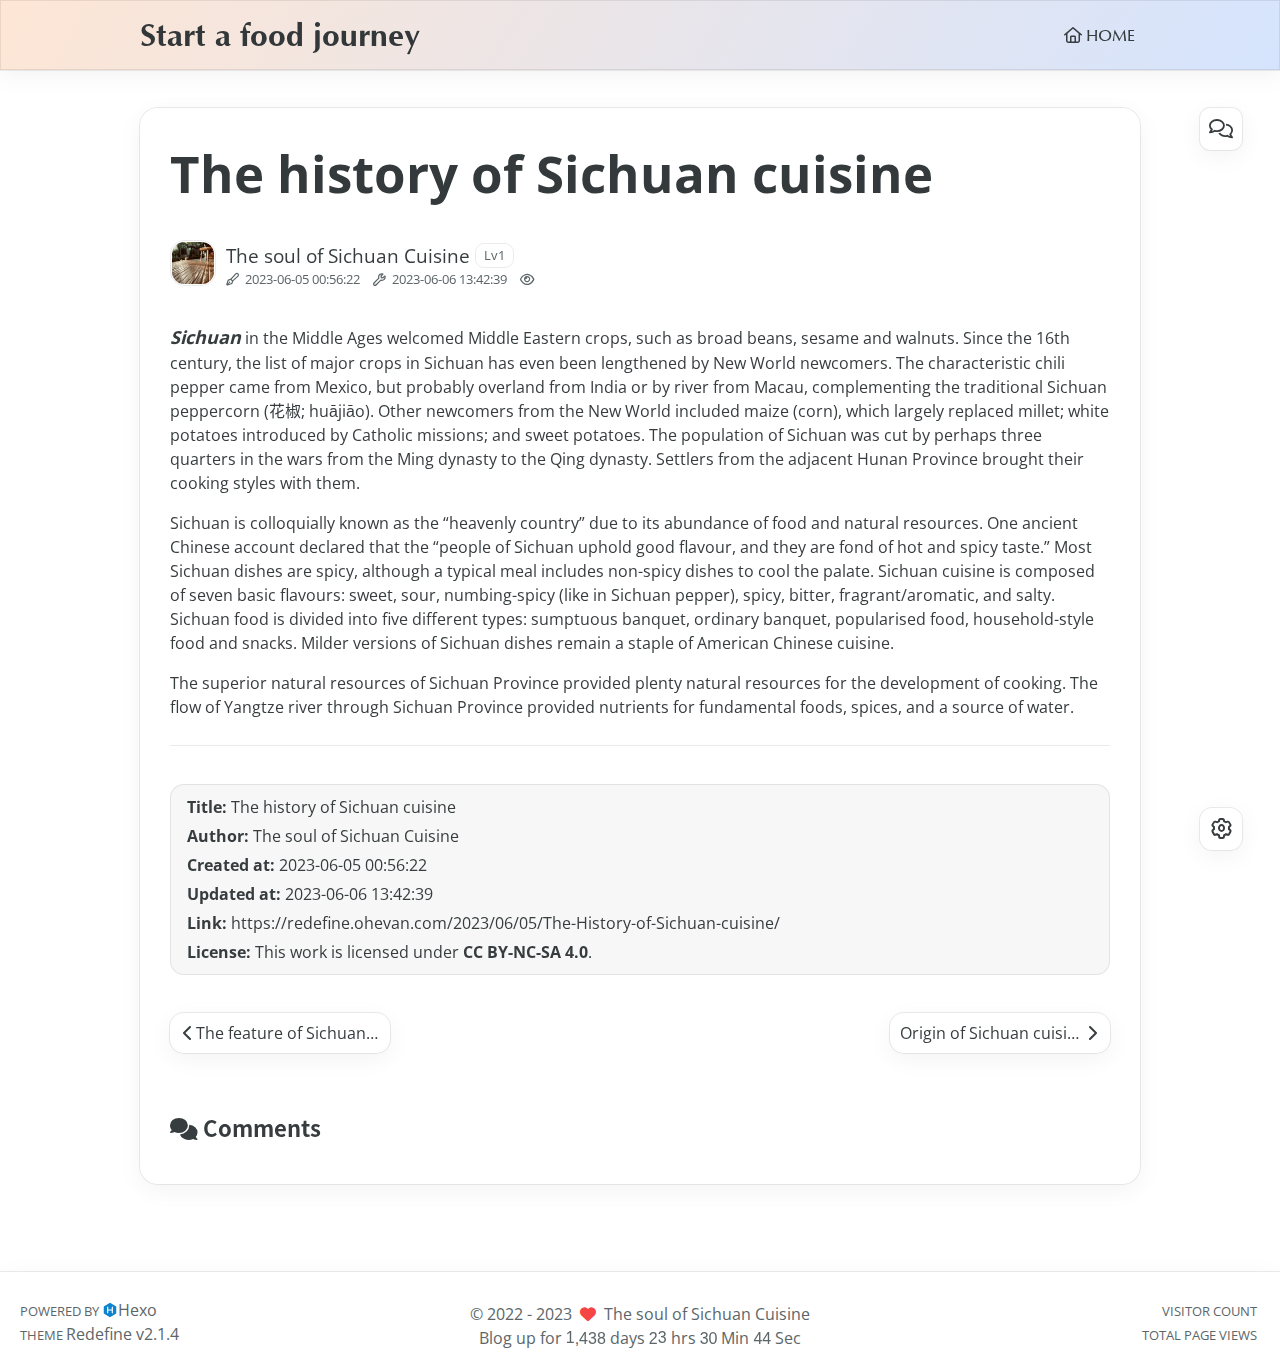
<file: 2023/06/05/The-History-of-Sichuan-cuisine/index.html>
<!DOCTYPE html>
<html lang="">
<head>
    <meta charset="utf-8">
    <meta name="viewport" content="width=device-width, initial-scale=1">
    <meta name="keywords" content="Hexo Theme Redefine">
    
    <meta name="author" content="The soul of Sichuan Cuisine">
    <!-- preconnect -->
    <link rel="preconnect" href="https://fonts.googleapis.com">
    <link rel="preconnect" href="https://fonts.gstatic.com" crossorigin>
    
    
    <!--- Seo Part-->
    
    <link rel="canonical" href="http://Shasshime1.github.io/2023/06/05/the-history-of-sichuan-cuisine/"/>
    <meta name="robots" content="index,follow">
    <meta name="googlebot" content="index,follow">
    <meta name="revisit-after" content="1 days">
    
        <meta name="description" content="Sichuan in the Middle Ages welcomed Middle Eastern crops, such as broad beans, sesame and walnuts. Since the 16th century, the list of major crops in Sichuan has even been lengthened by New World newc">
<meta property="og:type" content="article">
<meta property="og:title" content="The history of Sichuan cuisine">
<meta property="og:url" content="http://shasshime1.github.io/2023/06/05/The-History-of-Sichuan-cuisine/index.html">
<meta property="og:site_name" content="Hexo">
<meta property="og:description" content="Sichuan in the Middle Ages welcomed Middle Eastern crops, such as broad beans, sesame and walnuts. Since the 16th century, the list of major crops in Sichuan has even been lengthened by New World newc">
<meta property="og:locale">
<meta property="article:published_time" content="2023-06-04T16:56:22.000Z">
<meta property="article:modified_time" content="2023-06-06T05:42:39.273Z">
<meta property="article:author" content="Shasshi">
<meta name="twitter:card" content="summary">
    
    
    <!--- Icon Part-->
    <link rel="icon" type="image/png" href="/images/logo_panda.png" sizes="192x192">
    <link rel="apple-touch-icon" sizes="180x180" href="/images/logo_panda.png">
    <meta name="theme-color" content="#A31F34">
    <link rel="shortcut icon" href="/images/logo_panda.png">
    <!--- Page Info-->
    
    <title>
        
            The history of Sichuan cuisine -
        
        Start a food journey
    </title>
    
<link rel="stylesheet" href="/css/style.css">

    
<link rel="stylesheet" href="/assets/fonts.css">

    <!--- Font Part-->
    
    
    
    

    <!--- Inject Part-->
    
    <script id="hexo-configurations">
    let Global = window.Global || {};
    Global.hexo_config = {"hostname":"shasshime1.github.io","root":"/","language":null};
    Global.theme_config = {"articles":{"style":{"font_size":"16px","line_height":1.5,"image_border_radius":"14px","image_alignment":"center","image_caption":false,"link_icon":true},"word_count":{"enable":true,"count":true,"min2read":true},"author_label":{"enable":true,"auto":false,"list":[]},"code_block":{"copy":true,"style":"mac","font":{"enable":false,"family":null,"url":null}},"toc":{"enable":true,"max_depth":3,"number":false,"expand":true,"init_open":true},"copyright":true,"lazyload":true,"recommendation":{"enable":false,"title":"推荐阅读","limit":3,"placeholder":"/images/wallhaven-wqery6-light.webp","skip_dirs":[]}},"colors":{"primary":"#A31F34","secondary":null},"global":{"fonts":{"chinese":{"enable":false,"family":null,"url":null},"english":{"enable":false,"family":null,"url":null}},"content_max_width":"1000px","sidebar_width":"210px","hover":{"shadow":true,"scale":false},"scroll_progress":{"bar":false,"percentage":true},"busuanzi_counter":{"enable":true,"site_pv":true,"site_uv":true,"post_pv":true},"pjax":true,"open_graph":true,"google_analytics":{"enable":false,"id":null}},"home_banner":{"enable":true,"style":"static","image":{"light":"/images/wallhaven-wqery6-light.webp","dark":"/images/wallhaven-wqery6-dark.webp"},"title":"Start here","subtitle":{"text":[],"hitokoto":{"enable":false,"api":"https://v1.hitokoto.cn"},"typing_speed":100,"backing_speed":80,"starting_delay":500,"backing_delay":1500,"loop":true,"smart_backspace":true},"text_color":{"light":"#fff","dark":"#d1d1b6"},"text_style":{"title_size":"2.8rem","subtitle_size":"1.5rem","line_height":1.2},"custom_font":{"enable":false,"family":null,"url":null},"social_links":{"enable":false,"links":{"github":null,"instagram":null,"zhihu":null,"twitter":null,"email":null}}},"plugins":{"feed":{"enable":false},"aplayer":{"enable":false,"type":"fixed","audios":[{"name":null,"artist":null,"url":null,"cover":null}]},"mermaid":{"enable":false,"version":"9.3.0"}},"version":"2.1.4","navbar":{"auto_hide":false,"color":{"left":"#f78736","right":"#367df7","transparency":35},"links":{"Home":{"path":"/","icon":"fa-regular fa-house"}},"search":{"enable":false,"preload":true}},"page_templates":{"friends_column":2,"tags_style":"blur"},"home":{"sidebar":{"enable":true,"position":"left","first_item":"menu","announcement":null,"links":null},"article_date_format":"auto","categories":{"enable":true,"limit":3},"tags":{"enable":true,"limit":3}}};
    Global.language_ago = {"second":"%s seconds ago","minute":"%s minutes ago","hour":"%s hours ago","day":"%s days ago","week":"%s weeks ago","month":"%s months ago","year":"%s years ago"};
    Global.data_config = {"masonry":false};
  </script>
    
    <!--- Fontawesome Part-->
    
<link rel="stylesheet" href="/fontawesome/fontawesome.min.css">

    
<link rel="stylesheet" href="/fontawesome/brands.min.css">

    
<link rel="stylesheet" href="/fontawesome/solid.min.css">

    
<link rel="stylesheet" href="/fontawesome/regular.min.css">

    
    
    
    
<meta name="generator" content="Hexo 6.3.0"></head>


<body>
<div class="progress-bar-container">
    

    
        <span class="pjax-progress-bar"></span>
        <span class="pjax-progress-icon">
            <i class="fa-solid fa-circle-notch fa-spin"></i>
        </span>
    
</div>


<main class="page-container">

    

    <div class="main-content-container">

        <div class="main-content-header">
            <header class="navbar-container">
    
    <div class="navbar-content">
        <div class="left">
            
            <a class="logo-title" href="/">
                
                Start a food journey
                
            </a>
        </div>

        <div class="right">
            <!-- PC -->
            <div class="desktop">
                <ul class="navbar-list">
                    
                        
                            <li class="navbar-item">
                                <!-- Menu -->
                                <a class="" 
                                    href="/"  >
                                    
                                        
                                            <i class="fa-regular fa-house"></i>
                                        
                                        HOME
                                    
                                </a>
                                <!-- Submenu -->
                                
                            </li>
                    
                    
                </ul>
            </div>
            <!-- Mobile -->
            <div class="mobile">
                
                <div class="icon-item navbar-bar">
                    <div class="navbar-bar-middle"></div>
                </div>
            </div>
        </div>
    </div>

    <!-- Mobile drawer -->
    <div class="navbar-drawer">
        <ul class="drawer-navbar-list">
            
                
                    <li class="drawer-navbar-item flex-center">
                        <a class="" 
                        href="/"  >
                             
                                
                                    <i class="fa-regular fa-house"></i>
                                
                                HOME
                            
                        </a>
                    </li>
                    <!-- Submenu -->
                    
            

        </ul>
    </div>

    <div class="window-mask"></div>

</header>


        </div>

        <div class="main-content-body">

            

            <div class="main-content">

                
                    <div class="fade-in-down-animation">
    <div class="post-page-container">
        <div class="article-content-container">

            
            
                <div class="article-title">
                    <h1 class="article-title-regular">The history of Sichuan cuisine</h1>
                </div>
            
                
            

            
                <div class="article-header">
                    <div class="avatar">
                        <img src="/images/author.png">
                    </div>
                    <div class="info">
                        <div class="author">
                            <span class="name">The soul of Sichuan Cuisine</span>
                            
                                <span class="author-label">Lv1</span>
                            
                        </div>
                        <div class="meta-info">
                            <div class="article-meta-info">
    <span class="article-date article-meta-item">
        <i class="fa-regular fa-pen-fancy"></i>&nbsp;
        <span class="desktop">2023-06-05 00:56:22</span>
        <span class="mobile">2023-06-05 00:56</span>
        <span class="hover-info">Created</span>
    </span>
    
        <span class="article-date article-meta-item">
            <i class="fa-regular fa-wrench"></i>&nbsp;
            <span class="desktop">2023-06-06 13:42:39</span>
            <span class="mobile">2023-06-06 13:42</span>
            <span class="hover-info">Updated</span>
        </span>
    

    
    

    
    
    
    
        <span class="article-pv article-meta-item">
            <i class="fa-regular fa-eye"></i>&nbsp;<span id="busuanzi_value_page_pv"></span>
        </span>
    
</div>

                        </div>
                    </div>
                </div>
            

            <div class="article-content markdown-body">
                <p><font size=4><em><strong>Sichuan</strong></em></font> in the Middle Ages welcomed Middle Eastern crops, such as broad beans, sesame and walnuts. Since the 16th century, the list of major crops in Sichuan has even been lengthened by New World newcomers. The characteristic chili pepper came from Mexico, but probably overland from India or by river from Macau, complementing the traditional Sichuan peppercorn (花椒; huājiāo). Other newcomers from the New World included maize (corn), which largely replaced millet; white potatoes introduced by Catholic missions; and sweet potatoes. The population of Sichuan was cut by perhaps three quarters in the wars from the Ming dynasty to the Qing dynasty. Settlers from the adjacent Hunan Province brought their cooking styles with them.</p>
<p>Sichuan is colloquially known as the “heavenly country” due to its abundance of food and natural resources. One ancient Chinese account declared that the “people of Sichuan uphold good flavour, and they are fond of hot and spicy taste.” Most Sichuan dishes are spicy, although a typical meal includes non-spicy dishes to cool the palate. Sichuan cuisine is composed of seven basic flavours: sweet, sour, numbing-spicy (like in Sichuan pepper), spicy, bitter, fragrant&#x2F;aromatic, and salty. Sichuan food is divided into five different types: sumptuous banquet, ordinary banquet, popularised food, household-style food and snacks. Milder versions of Sichuan dishes remain a staple of American Chinese cuisine.</p>
<p>The superior natural resources of Sichuan Province provided plenty natural resources for the development of cooking. The flow of Yangtze river through Sichuan Province provided nutrients for fundamental foods, spices, and a source of water.</p>

            </div>

            
                <div class="post-copyright-info">
                    <div class="article-copyright-info-container">
    <ul>
        <li><strong>Title:</strong> The history of Sichuan cuisine</li>
        <li><strong>Author:</strong> The soul of Sichuan Cuisine</li>
        <li><strong>Created at:</strong> 2023-06-05 00:56:22</li>
        
            <li>
                <strong>Updated at:</strong> 2023-06-06 13:42:39
            </li>
        
        <li>
            <strong>Link:</strong> https://redefine.ohevan.com/2023/06/05/The-History-of-Sichuan-cuisine/
        </li>
        <li>
            <strong>License:</strong> This work is licensed under <a class="license" target="_blank" rel="noopener" href="https://creativecommons.org/licenses/by-nc-sa/4.0/deed.zh">CC BY-NC-SA 4.0</a>.
        </li>
    </ul>
</div>

                </div>
            

            

            

            
                <div class="article-nav">
                    
                        <div class="article-prev">
                            <a class="prev"
                            rel="prev"
                            href="/2023/06/05/The-feture-of-Sichuan-cuisione/"
                            >
                                <span class="left arrow-icon flex-center">
                                    <i class="fa-solid fa-chevron-left"></i>
                                </span>
                                <span class="title flex-center">
                                    <span class="post-nav-title-item">The feature of Sichuan cuisine</span>
                                    <span class="post-nav-item">Prev posts</span>
                                </span>
                            </a>
                        </div>
                    
                    
                        <div class="article-next">
                            <a class="next"
                            rel="next"
                            href="/2023/06/04/Origin%20of%20Sichuan%20cuidine/"
                            >
                                <span class="title flex-center">
                                    <span class="post-nav-title-item">Origin of Sichuan cuisine</span>
                                    <span class="post-nav-item">Next posts</span>
                                </span>
                                <span class="right arrow-icon flex-center">
                                    <i class="fa-solid fa-chevron-right"></i>
                                </span>
                            </a>
                        </div>
                    
                </div>
            


            
                <div class="comment-container">
                    <div class="comments-container">
    <div id="comment-anchor"></div>
    <div class="comment-area-title">
        <i class="fa-solid fa-comments"></i>&nbsp;Comments
    </div>
    

        
            
 
    <div id="waline"></div>
    <script type="module"  data-pjax>
        import { init } from 'https://evan.beee.top/js/waline.mjs';

        function loadWaline() {
            init({
                el: '#waline',
                serverURL: 'https://example.example.com',
                lang: 'zh-CN',
                dark: 'body[class~="dark-mode"]',
                requiredMeta: ['nick','mail'], // cannot customize by theme config, change it yourself
            });
        }

        if ('true') {
            const loadWalineTimeout = setTimeout(() => {
                loadWaline();
                clearTimeout(loadWalineTimeout);
            }, 1000);
        } else {
            window.addEventListener('DOMContentLoaded', loadWaline);
        }
        
    </script>



        
    
</div>

                </div>
            
        </div>

        
            <div class="toc-content-container">
                <div class="post-toc-wrap">
    <div class="post-toc">
        <div class="toc-title">On this page</div>
        <div class="page-title">The history of Sichuan cuisine</div>
        

    </div>
</div>
            </div>
        
    </div>
</div>


                

            </div>
            
            

        </div>

        <div class="main-content-footer">
            <footer class="footer">
    <div class="info-container">
        <div class="copyright-info">
            &copy;
            
              <span>2022</span>
              -
            
            2023&nbsp;&nbsp;<i class="fa-solid fa-heart fa-beat" style="--fa-animation-duration: 0.5s; color: #f54545"></i>&nbsp;&nbsp;<a href="/">The soul of Sichuan Cuisine</a>
        </div>
        
            <script async data-pjax src="//busuanzi.ibruce.info/busuanzi/2.3/busuanzi.pure.mini.js"></script>
            <div class="website-count info-item">
                
                    <span id="busuanzi_container_site_uv" class="busuanzi_container_site_uv">
                        VISITOR COUNT&nbsp;<span id="busuanzi_value_site_uv" class="busuanzi_value_site_uv"></span>
                    </span>
                
                
                    <span id="busuanzi_container_site_pv" class="busuanzi_container_site_pv">
                        TOTAL PAGE VIEWS&nbsp;<span id="busuanzi_value_site_pv" class="busuanzi_value_site_pv"></span>
                    </span>
                
            </div>
        
        <div class="theme-info info-item">
            <span class="powered-by-container">POWERED BY <?xml version="1.0" encoding="utf-8"?><!DOCTYPE svg PUBLIC "-//W3C//DTD SVG 1.1//EN" "http://www.w3.org/Graphics/SVG/1.1/DTD/svg11.dtd"><svg version="1.1" id="圖層_1" xmlns="http://www.w3.org/2000/svg" xmlns:xlink="http://www.w3.org/1999/xlink" x="0px" y="0px" width="1rem" height="1rem" viewBox="0 0 512 512" enable-background="new 0 0 512 512" xml:space="preserve"><path fill="#0E83CD" d="M256.4,25.8l-200,115.5L56,371.5l199.6,114.7l200-115.5l0.4-230.2L256.4,25.8z M349,354.6l-18.4,10.7l-18.6-11V275H200v79.6l-18.4,10.7l-18.6-11v-197l18.5-10.6l18.5,10.8V237h112v-79.6l18.5-10.6l18.5,10.8V354.6z"/></svg><a target="_blank" href="https://hexo.io">Hexo</a></span>
                <br>
            <span class="theme-version-container">THEME&nbsp;<a class="theme-version" target="_blank" href="https://github.com/EvanNotFound/hexo-theme-redefine">Redefine v2.1.4</a>
        </div>
        
        
        
            <div id="start_div" style="display:none">
                2022/8/17 11:45:14
            </div>
            <div>
                Blog up for <span class="odometer" id="runtime_days" ></span> days <span class="odometer" id="runtime_hours"></span> hrs <span class="odometer" id="runtime_minutes"></span> Min <span class="odometer" id="runtime_seconds"></span> Sec
            </div>
        
        
        
            <script async data-pjax>
                try {
                    function odometer_init() {
                    const elements = document.querySelectorAll('.odometer');
                    elements.forEach(el => {
                        new Odometer({
                            el,
                            format: '( ddd).dd',
                            duration: 200
                        });
                    });
                    }
                    odometer_init();
                } catch (error) {}
            </script>
        
        
        
    </div>  
</footer>
        </div>
    </div>

    
        <div class="post-tools">
            <div class="post-tools-container">
    <ul class="article-tools-list">
        <!-- TOC aside toggle -->
        
            <li class="right-bottom-tools page-aside-toggle">
                <i class="fa-regular fa-outdent"></i>
            </li>
        

        <!-- go comment -->
        
            <li class="go-comment">
                <i class="fa-regular fa-comments"></i>
            </li>
        
    </ul>
</div>

        </div>
    

    <div class="right-side-tools-container">
        <div class="side-tools-container">
    <ul class="hidden-tools-list">
        <li class="right-bottom-tools tool-font-adjust-plus flex-center">
            <i class="fa-regular fa-magnifying-glass-plus"></i>
        </li>

        <li class="right-bottom-tools tool-font-adjust-minus flex-center">
            <i class="fa-regular fa-magnifying-glass-minus"></i>
        </li>

        <li class="right-bottom-tools tool-expand-width flex-center">
            <i class="fa-regular fa-expand"></i>
        </li>

        <li class="right-bottom-tools tool-dark-light-toggle flex-center">
            <i class="fa-regular fa-moon"></i>
        </li>

        <!-- rss -->
        

        

        <li class="right-bottom-tools tool-scroll-to-bottom flex-center">
            <i class="fa-regular fa-arrow-down"></i>
        </li>
    </ul>

    <ul class="visible-tools-list">
        <li class="right-bottom-tools toggle-tools-list flex-center">
            <i class="fa-regular fa-cog fa-spin"></i>
        </li>
        
            <li class="right-bottom-tools tool-scroll-to-top flex-center">
                <i class="arrow-up fas fa-arrow-up"></i>
                <span class="percent"></span>
            </li>
        
        
    </ul>
</div>

    </div>

    <div class="image-viewer-container">
    <img src="">
</div>


    


</main>




<script src="/js/utils.js"></script>

<script src="/js/main.js"></script>

<script src="/js/layouts/navbarShrink.js"></script>

<script src="/js/tools/scrollTopBottom.js"></script>

<script src="/js/tools/lightDarkSwitch.js"></script>





    
<script src="/js/tools/codeBlock.js"></script>




    
<script src="/js/layouts/lazyload.js"></script>




    
<script src="/js/tools/runtime.js"></script>

    
<script src="/js/layouts/odometer.min.js"></script>

    
<link rel="stylesheet" href="/assets/odometer-theme-minimal.css">




  
<script src="/js/libs/Typed.min.js"></script>

  
<script src="/js/plugins/typed.js"></script>







<div class="post-scripts pjax">
    
        
<script src="/js/tools/tocToggle.js"></script>

<script src="/js/libs/anime.min.js"></script>

<script src="/js/layouts/toc.js"></script>

<script src="/js/plugins/tabs.js"></script>

    
</div>


    
<script src="/js/libs/pjax.min.js"></script>

<script>
    window.addEventListener('DOMContentLoaded', () => {
        window.pjax = new Pjax({
            selectors: [
                'head title',
                '.page-container',
                '.pjax',
            ],
            history: true,
            debug: false,
            cacheBust: false,
            timeout: 0,
            analytics: false,
            currentUrlFullReload: false,
            scrollRestoration: false,
            // scrollTo: true,
        });

        document.addEventListener('pjax:send', () => {
            Global.utils.pjaxProgressBarStart();
        });

        document.addEventListener('pjax:complete', () => {
            Global.utils.pjaxProgressBarEnd();
            window.pjax.executeScripts(document.querySelectorAll('script[data-pjax], .pjax script'));
            Global.refresh();
        });
    });
</script>




</body>
</html>
</file>
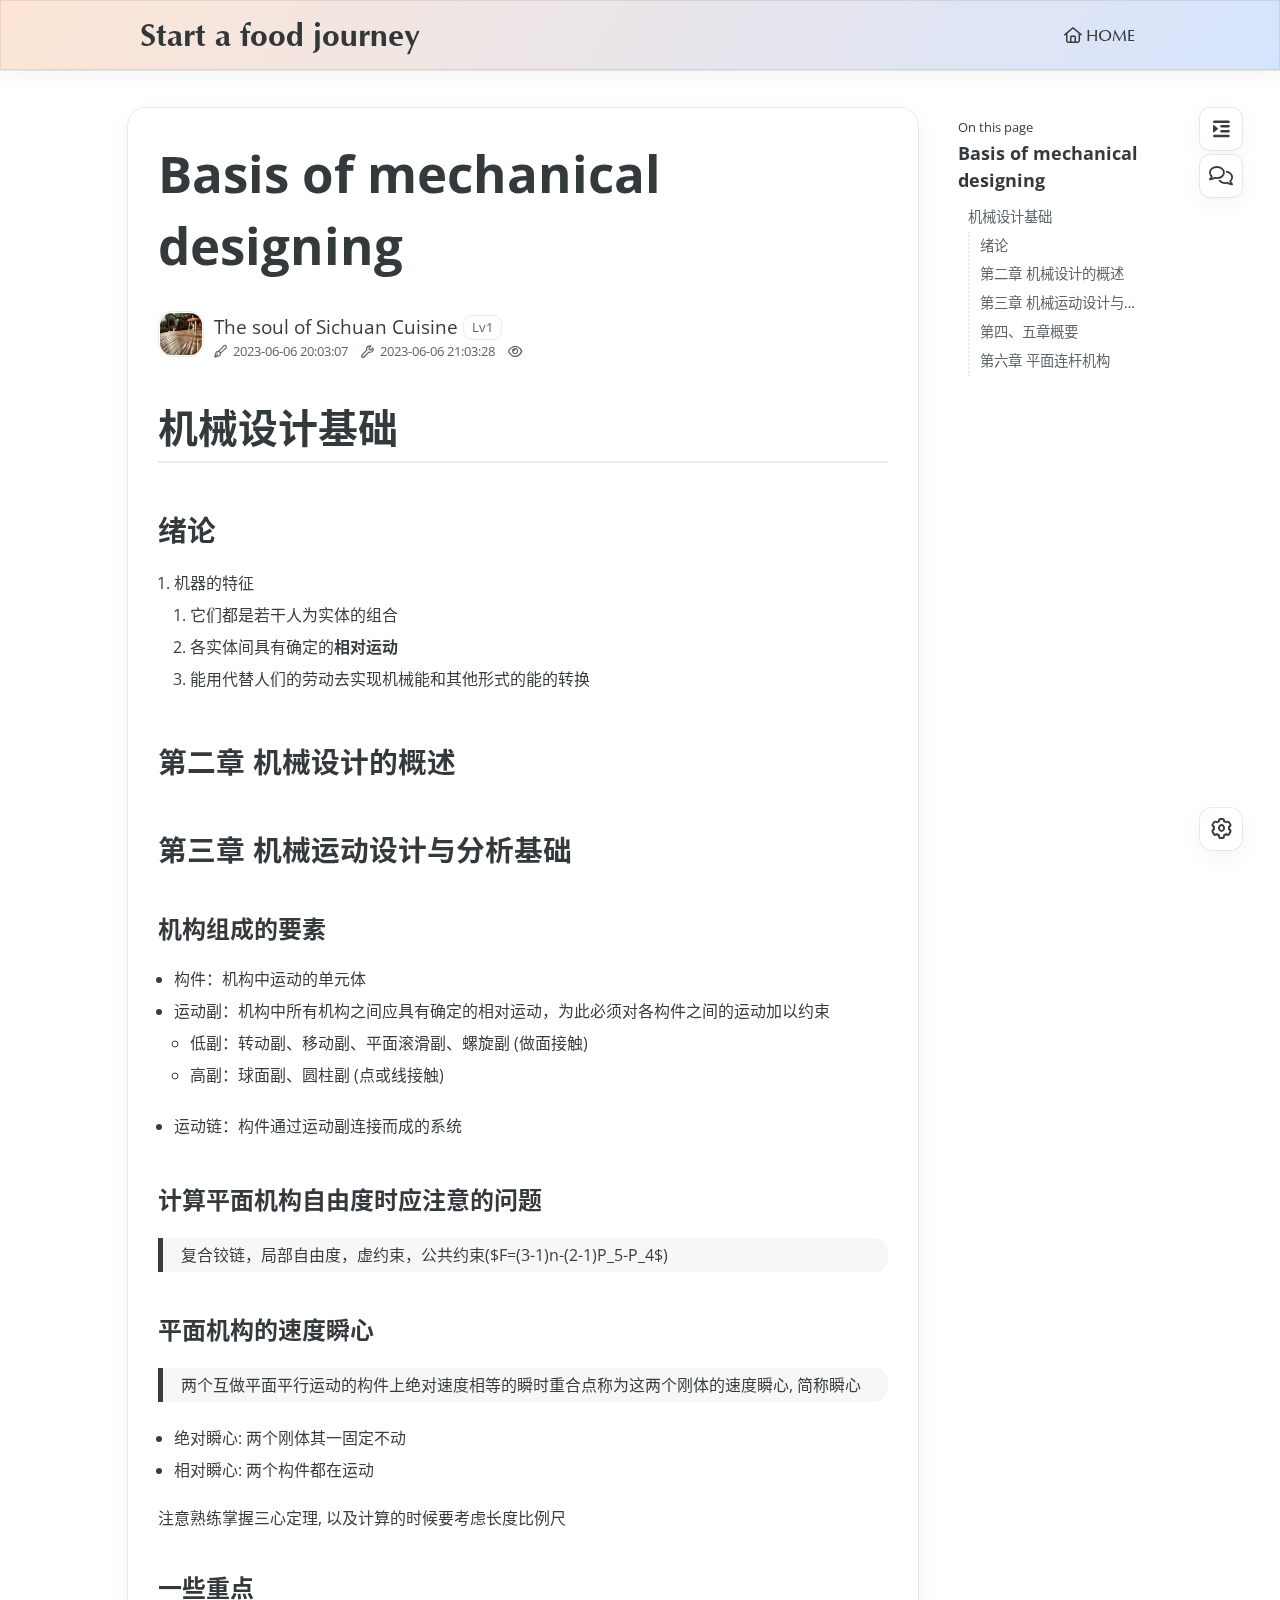
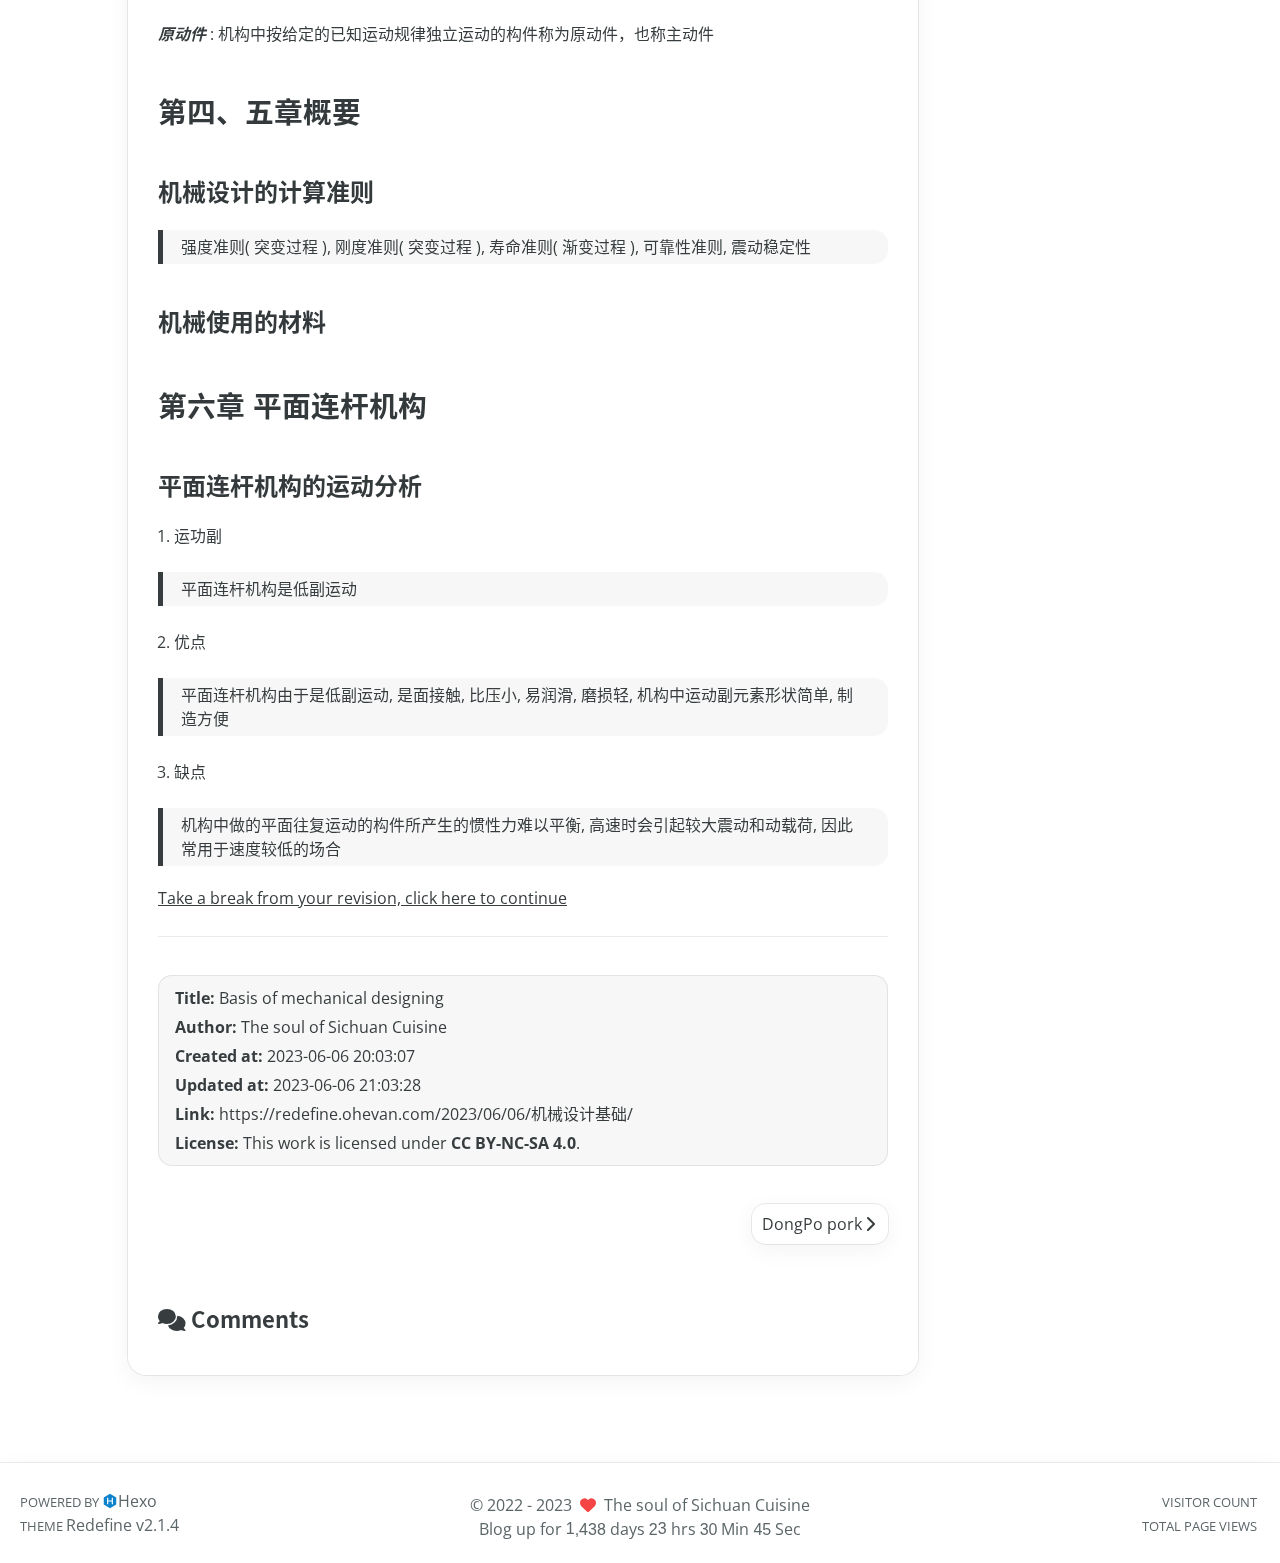
<file: 2023/06/06/机械设计基础/index.html>
<!DOCTYPE html>
<html lang="">
<head>
    <meta charset="utf-8">
    <meta name="viewport" content="width=device-width, initial-scale=1">
    <meta name="keywords" content="Hexo Theme Redefine">
    
    <meta name="author" content="The soul of Sichuan Cuisine">
    <!-- preconnect -->
    <link rel="preconnect" href="https://fonts.googleapis.com">
    <link rel="preconnect" href="https://fonts.gstatic.com" crossorigin>
    
    
    <!--- Seo Part-->
    
    <link rel="canonical" href="http://Shasshime1.github.io/2023/06/06/机械设计基础/"/>
    <meta name="robots" content="index,follow">
    <meta name="googlebot" content="index,follow">
    <meta name="revisit-after" content="1 days">
    
        <meta name="description" content="机械设计基础绪论 机器的特征 它们都是若干人为实体的组合 各实体间具有确定的相对运动 能用代替人们的劳动去实现机械能和其他形式的能的转换    第二章 机械设计的概述第三章 机械运动设计与分析基础机构组成的要素 构件：机构中运动的单元体 运动副：机构中所有机构之间应具有确定的相对运动，为此必须对各构件之间的运动加以约束 低副：转动副、移动副、平面滚滑副、螺旋副 (做面接触) 高副：球面副、圆柱副">
<meta property="og:type" content="article">
<meta property="og:title" content="Basis of mechanical designing">
<meta property="og:url" content="http://shasshime1.github.io/2023/06/06/%E6%9C%BA%E6%A2%B0%E8%AE%BE%E8%AE%A1%E5%9F%BA%E7%A1%80/index.html">
<meta property="og:site_name" content="Hexo">
<meta property="og:description" content="机械设计基础绪论 机器的特征 它们都是若干人为实体的组合 各实体间具有确定的相对运动 能用代替人们的劳动去实现机械能和其他形式的能的转换    第二章 机械设计的概述第三章 机械运动设计与分析基础机构组成的要素 构件：机构中运动的单元体 运动副：机构中所有机构之间应具有确定的相对运动，为此必须对各构件之间的运动加以约束 低副：转动副、移动副、平面滚滑副、螺旋副 (做面接触) 高副：球面副、圆柱副">
<meta property="og:locale">
<meta property="article:published_time" content="2023-06-06T12:03:07.479Z">
<meta property="article:modified_time" content="2023-06-06T13:03:28.255Z">
<meta property="article:author" content="Shasshi">
<meta name="twitter:card" content="summary">
    
    
    <!--- Icon Part-->
    <link rel="icon" type="image/png" href="/images/logo_panda.png" sizes="192x192">
    <link rel="apple-touch-icon" sizes="180x180" href="/images/logo_panda.png">
    <meta name="theme-color" content="#A31F34">
    <link rel="shortcut icon" href="/images/logo_panda.png">
    <!--- Page Info-->
    
    <title>
        
            Basis of mechanical designing -
        
        Start a food journey
    </title>
    
<link rel="stylesheet" href="/css/style.css">

    
<link rel="stylesheet" href="/assets/fonts.css">

    <!--- Font Part-->
    
    
    
    

    <!--- Inject Part-->
    
    <script id="hexo-configurations">
    let Global = window.Global || {};
    Global.hexo_config = {"hostname":"shasshime1.github.io","root":"/","language":null};
    Global.theme_config = {"articles":{"style":{"font_size":"16px","line_height":1.5,"image_border_radius":"14px","image_alignment":"center","image_caption":false,"link_icon":true},"word_count":{"enable":true,"count":true,"min2read":true},"author_label":{"enable":true,"auto":false,"list":[]},"code_block":{"copy":true,"style":"mac","font":{"enable":false,"family":null,"url":null}},"toc":{"enable":true,"max_depth":3,"number":false,"expand":true,"init_open":true},"copyright":true,"lazyload":true,"recommendation":{"enable":false,"title":"推荐阅读","limit":3,"placeholder":"/images/wallhaven-wqery6-light.webp","skip_dirs":[]}},"colors":{"primary":"#A31F34","secondary":null},"global":{"fonts":{"chinese":{"enable":false,"family":null,"url":null},"english":{"enable":false,"family":null,"url":null}},"content_max_width":"1000px","sidebar_width":"210px","hover":{"shadow":true,"scale":false},"scroll_progress":{"bar":false,"percentage":true},"busuanzi_counter":{"enable":true,"site_pv":true,"site_uv":true,"post_pv":true},"pjax":true,"open_graph":true,"google_analytics":{"enable":false,"id":null}},"home_banner":{"enable":true,"style":"static","image":{"light":"/images/wallhaven-wqery6-light.webp","dark":"/images/wallhaven-wqery6-dark.webp"},"title":"Start here","subtitle":{"text":[],"hitokoto":{"enable":false,"api":"https://v1.hitokoto.cn"},"typing_speed":100,"backing_speed":80,"starting_delay":500,"backing_delay":1500,"loop":true,"smart_backspace":true},"text_color":{"light":"#fff","dark":"#d1d1b6"},"text_style":{"title_size":"2.8rem","subtitle_size":"1.5rem","line_height":1.2},"custom_font":{"enable":false,"family":null,"url":null},"social_links":{"enable":false,"links":{"github":null,"instagram":null,"zhihu":null,"twitter":null,"email":null}}},"plugins":{"feed":{"enable":false},"aplayer":{"enable":false,"type":"fixed","audios":[{"name":null,"artist":null,"url":null,"cover":null}]},"mermaid":{"enable":false,"version":"9.3.0"}},"version":"2.1.4","navbar":{"auto_hide":false,"color":{"left":"#f78736","right":"#367df7","transparency":35},"links":{"Home":{"path":"/","icon":"fa-regular fa-house"}},"search":{"enable":false,"preload":true}},"page_templates":{"friends_column":2,"tags_style":"blur"},"home":{"sidebar":{"enable":true,"position":"left","first_item":"menu","announcement":null,"links":null},"article_date_format":"auto","categories":{"enable":true,"limit":3},"tags":{"enable":true,"limit":3}}};
    Global.language_ago = {"second":"%s seconds ago","minute":"%s minutes ago","hour":"%s hours ago","day":"%s days ago","week":"%s weeks ago","month":"%s months ago","year":"%s years ago"};
    Global.data_config = {"masonry":false};
  </script>
    
    <!--- Fontawesome Part-->
    
<link rel="stylesheet" href="/fontawesome/fontawesome.min.css">

    
<link rel="stylesheet" href="/fontawesome/brands.min.css">

    
<link rel="stylesheet" href="/fontawesome/solid.min.css">

    
<link rel="stylesheet" href="/fontawesome/regular.min.css">

    
    
    
    
<meta name="generator" content="Hexo 6.3.0"></head>


<body>
<div class="progress-bar-container">
    

    
        <span class="pjax-progress-bar"></span>
        <span class="pjax-progress-icon">
            <i class="fa-solid fa-circle-notch fa-spin"></i>
        </span>
    
</div>


<main class="page-container">

    

    <div class="main-content-container">

        <div class="main-content-header">
            <header class="navbar-container">
    
    <div class="navbar-content">
        <div class="left">
            
            <a class="logo-title" href="/">
                
                Start a food journey
                
            </a>
        </div>

        <div class="right">
            <!-- PC -->
            <div class="desktop">
                <ul class="navbar-list">
                    
                        
                            <li class="navbar-item">
                                <!-- Menu -->
                                <a class="" 
                                    href="/"  >
                                    
                                        
                                            <i class="fa-regular fa-house"></i>
                                        
                                        HOME
                                    
                                </a>
                                <!-- Submenu -->
                                
                            </li>
                    
                    
                </ul>
            </div>
            <!-- Mobile -->
            <div class="mobile">
                
                <div class="icon-item navbar-bar">
                    <div class="navbar-bar-middle"></div>
                </div>
            </div>
        </div>
    </div>

    <!-- Mobile drawer -->
    <div class="navbar-drawer">
        <ul class="drawer-navbar-list">
            
                
                    <li class="drawer-navbar-item flex-center">
                        <a class="" 
                        href="/"  >
                             
                                
                                    <i class="fa-regular fa-house"></i>
                                
                                HOME
                            
                        </a>
                    </li>
                    <!-- Submenu -->
                    
            

        </ul>
    </div>

    <div class="window-mask"></div>

</header>


        </div>

        <div class="main-content-body">

            

            <div class="main-content">

                
                    <div class="fade-in-down-animation">
    <div class="post-page-container">
        <div class="article-content-container">

            
            
                <div class="article-title">
                    <h1 class="article-title-regular">Basis of mechanical designing</h1>
                </div>
            
                
            

            
                <div class="article-header">
                    <div class="avatar">
                        <img src="/images/author.png">
                    </div>
                    <div class="info">
                        <div class="author">
                            <span class="name">The soul of Sichuan Cuisine</span>
                            
                                <span class="author-label">Lv1</span>
                            
                        </div>
                        <div class="meta-info">
                            <div class="article-meta-info">
    <span class="article-date article-meta-item">
        <i class="fa-regular fa-pen-fancy"></i>&nbsp;
        <span class="desktop">2023-06-06 20:03:07</span>
        <span class="mobile">2023-06-06 20:03</span>
        <span class="hover-info">Created</span>
    </span>
    
        <span class="article-date article-meta-item">
            <i class="fa-regular fa-wrench"></i>&nbsp;
            <span class="desktop">2023-06-06 21:03:28</span>
            <span class="mobile">2023-06-06 21:03</span>
            <span class="hover-info">Updated</span>
        </span>
    

    
    

    
    
    
    
        <span class="article-pv article-meta-item">
            <i class="fa-regular fa-eye"></i>&nbsp;<span id="busuanzi_value_page_pv"></span>
        </span>
    
</div>

                        </div>
                    </div>
                </div>
            

            <div class="article-content markdown-body">
                <h2 id="机械设计基础"><a href="#机械设计基础" class="headerlink" title="机械设计基础"></a>机械设计基础</h2><h3 id="绪论"><a href="#绪论" class="headerlink" title="绪论"></a>绪论</h3><ol>
<li>机器的特征<ul>
<li>它们都是若干人为实体的组合</li>
<li>各实体间具有确定的<strong>相对运动</strong></li>
<li>能用代替人们的劳动去实现机械能和其他形式的能的转换</li>
</ul>
</li>
</ol>
<h3 id="第二章-机械设计的概述"><a href="#第二章-机械设计的概述" class="headerlink" title="第二章 机械设计的概述"></a>第二章 机械设计的概述</h3><h3 id="第三章-机械运动设计与分析基础"><a href="#第三章-机械运动设计与分析基础" class="headerlink" title="第三章 机械运动设计与分析基础"></a>第三章 机械运动设计与分析基础</h3><h4 id="机构组成的要素"><a href="#机构组成的要素" class="headerlink" title="机构组成的要素"></a>机构组成的要素</h4><ul>
<li>构件：机构中运动的单元体</li>
<li>运动副：机构中所有机构之间应具有确定的相对运动，为此必须对各构件之间的运动加以约束<ul>
<li>低副：转动副、移动副、平面滚滑副、螺旋副 (做面接触)</li>
<li>高副：球面副、圆柱副 (点或线接触)</li>
</ul>
</li>
<li>运动链：构件通过运动副连接而成的系统</li>
</ul>
<h4 id="计算平面机构自由度时应注意的问题"><a href="#计算平面机构自由度时应注意的问题" class="headerlink" title="计算平面机构自由度时应注意的问题"></a>计算平面机构自由度时应注意的问题</h4><blockquote>
<p>复合铰链，局部自由度，虚约束，公共约束($F&#x3D;(3-1)n-(2-1)P_5-P_4$)</p>
</blockquote>
<h4 id="平面机构的速度瞬心"><a href="#平面机构的速度瞬心" class="headerlink" title="平面机构的速度瞬心"></a>平面机构的速度瞬心</h4><blockquote>
<p>两个互做平面平行运动的构件上绝对速度相等的瞬时重合点称为这两个刚体的速度瞬心,  简称瞬心</p>
</blockquote>
<ul>
<li>绝对瞬心:  两个刚体其一固定不动</li>
<li>相对瞬心:  两个构件都在运动</li>
</ul>
<p>注意熟练掌握三心定理,  以及计算的时候要考虑长度比例尺</p>
<h4 id="一些重点"><a href="#一些重点" class="headerlink" title="一些重点"></a>一些重点</h4><p><em><strong>原动件</strong></em> :  机构中按给定的已知运动规律独立运动的构件称为原动件，也称主动件 </p>
<h3 id="第四、五章概要"><a href="#第四、五章概要" class="headerlink" title="第四、五章概要"></a>第四、五章概要</h3><h4 id="机械设计的计算准则"><a href="#机械设计的计算准则" class="headerlink" title="机械设计的计算准则"></a>机械设计的计算准则</h4><blockquote>
<p>强度准则( 突变过程 ),  刚度准则( 突变过程 ),  寿命准则( 渐变过程 ),  可靠性准则,  震动稳定性</p>
</blockquote>
<h4 id="机械使用的材料"><a href="#机械使用的材料" class="headerlink" title="机械使用的材料"></a>机械使用的材料</h4><h3 id="第六章-平面连杆机构"><a href="#第六章-平面连杆机构" class="headerlink" title="第六章 平面连杆机构"></a>第六章 平面连杆机构</h3><h4 id="平面连杆机构的运动分析"><a href="#平面连杆机构的运动分析" class="headerlink" title="平面连杆机构的运动分析"></a>平面连杆机构的运动分析</h4><ol>
<li>运功副</li>
</ol>
<blockquote>
<p>平面连杆机构是低副运动</p>
</blockquote>
<ol start="2">
<li>优点</li>
</ol>
<blockquote>
<p>平面连杆机构由于是低副运动,  是面接触,  比压小,  易润滑,  磨损轻,  机构中运动副元素形状简单,  制造方便</p>
</blockquote>
<ol start="3">
<li>缺点</li>
</ol>
<blockquote>
<p>机构中做的平面往复运动的构件所产生的惯性力难以平衡,  高速时会引起较大震动和动载荷,  因此常用于速度较低的场合</p>
</blockquote>
<p><a href="https://shasshime1.github.io/2023/06/04/Origin%20of%20Sichuan%20cuidine/">Take a break from your revision, click here to continue</a></p>

            </div>

            
                <div class="post-copyright-info">
                    <div class="article-copyright-info-container">
    <ul>
        <li><strong>Title:</strong> Basis of mechanical designing</li>
        <li><strong>Author:</strong> The soul of Sichuan Cuisine</li>
        <li><strong>Created at:</strong> 2023-06-06 20:03:07</li>
        
            <li>
                <strong>Updated at:</strong> 2023-06-06 21:03:28
            </li>
        
        <li>
            <strong>Link:</strong> https://redefine.ohevan.com/2023/06/06/机械设计基础/
        </li>
        <li>
            <strong>License:</strong> This work is licensed under <a class="license" target="_blank" rel="noopener" href="https://creativecommons.org/licenses/by-nc-sa/4.0/deed.zh">CC BY-NC-SA 4.0</a>.
        </li>
    </ul>
</div>

                </div>
            

            

            

            
                <div class="article-nav">
                    
                    
                        <div class="article-next">
                            <a class="next"
                            rel="next"
                            href="/2023/06/05/DongPo-pork/"
                            >
                                <span class="title flex-center">
                                    <span class="post-nav-title-item">DongPo pork</span>
                                    <span class="post-nav-item">Next posts</span>
                                </span>
                                <span class="right arrow-icon flex-center">
                                    <i class="fa-solid fa-chevron-right"></i>
                                </span>
                            </a>
                        </div>
                    
                </div>
            


            
                <div class="comment-container">
                    <div class="comments-container">
    <div id="comment-anchor"></div>
    <div class="comment-area-title">
        <i class="fa-solid fa-comments"></i>&nbsp;Comments
    </div>
    

        
            
 
    <div id="waline"></div>
    <script type="module"  data-pjax>
        import { init } from 'https://evan.beee.top/js/waline.mjs';

        function loadWaline() {
            init({
                el: '#waline',
                serverURL: 'https://example.example.com',
                lang: 'zh-CN',
                dark: 'body[class~="dark-mode"]',
                requiredMeta: ['nick','mail'], // cannot customize by theme config, change it yourself
            });
        }

        if ('true') {
            const loadWalineTimeout = setTimeout(() => {
                loadWaline();
                clearTimeout(loadWalineTimeout);
            }, 1000);
        } else {
            window.addEventListener('DOMContentLoaded', loadWaline);
        }
        
    </script>



        
    
</div>

                </div>
            
        </div>

        
            <div class="toc-content-container">
                <div class="post-toc-wrap">
    <div class="post-toc">
        <div class="toc-title">On this page</div>
        <div class="page-title">Basis of mechanical designing</div>
        <ol class="nav"><li class="nav-item nav-level-2"><a class="nav-link" href="#%E6%9C%BA%E6%A2%B0%E8%AE%BE%E8%AE%A1%E5%9F%BA%E7%A1%80"><span class="nav-text">机械设计基础</span></a><ol class="nav-child"><li class="nav-item nav-level-3"><a class="nav-link" href="#%E7%BB%AA%E8%AE%BA"><span class="nav-text">绪论</span></a></li><li class="nav-item nav-level-3"><a class="nav-link" href="#%E7%AC%AC%E4%BA%8C%E7%AB%A0-%E6%9C%BA%E6%A2%B0%E8%AE%BE%E8%AE%A1%E7%9A%84%E6%A6%82%E8%BF%B0"><span class="nav-text">第二章 机械设计的概述</span></a></li><li class="nav-item nav-level-3"><a class="nav-link" href="#%E7%AC%AC%E4%B8%89%E7%AB%A0-%E6%9C%BA%E6%A2%B0%E8%BF%90%E5%8A%A8%E8%AE%BE%E8%AE%A1%E4%B8%8E%E5%88%86%E6%9E%90%E5%9F%BA%E7%A1%80"><span class="nav-text">第三章 机械运动设计与分析基础</span></a></li><li class="nav-item nav-level-3"><a class="nav-link" href="#%E7%AC%AC%E5%9B%9B%E3%80%81%E4%BA%94%E7%AB%A0%E6%A6%82%E8%A6%81"><span class="nav-text">第四、五章概要</span></a></li><li class="nav-item nav-level-3"><a class="nav-link" href="#%E7%AC%AC%E5%85%AD%E7%AB%A0-%E5%B9%B3%E9%9D%A2%E8%BF%9E%E6%9D%86%E6%9C%BA%E6%9E%84"><span class="nav-text">第六章 平面连杆机构</span></a></li></ol></li></ol>

    </div>
</div>
            </div>
        
    </div>
</div>


                

            </div>
            
            

        </div>

        <div class="main-content-footer">
            <footer class="footer">
    <div class="info-container">
        <div class="copyright-info">
            &copy;
            
              <span>2022</span>
              -
            
            2023&nbsp;&nbsp;<i class="fa-solid fa-heart fa-beat" style="--fa-animation-duration: 0.5s; color: #f54545"></i>&nbsp;&nbsp;<a href="/">The soul of Sichuan Cuisine</a>
        </div>
        
            <script async data-pjax src="//busuanzi.ibruce.info/busuanzi/2.3/busuanzi.pure.mini.js"></script>
            <div class="website-count info-item">
                
                    <span id="busuanzi_container_site_uv" class="busuanzi_container_site_uv">
                        VISITOR COUNT&nbsp;<span id="busuanzi_value_site_uv" class="busuanzi_value_site_uv"></span>
                    </span>
                
                
                    <span id="busuanzi_container_site_pv" class="busuanzi_container_site_pv">
                        TOTAL PAGE VIEWS&nbsp;<span id="busuanzi_value_site_pv" class="busuanzi_value_site_pv"></span>
                    </span>
                
            </div>
        
        <div class="theme-info info-item">
            <span class="powered-by-container">POWERED BY <?xml version="1.0" encoding="utf-8"?><!DOCTYPE svg PUBLIC "-//W3C//DTD SVG 1.1//EN" "http://www.w3.org/Graphics/SVG/1.1/DTD/svg11.dtd"><svg version="1.1" id="圖層_1" xmlns="http://www.w3.org/2000/svg" xmlns:xlink="http://www.w3.org/1999/xlink" x="0px" y="0px" width="1rem" height="1rem" viewBox="0 0 512 512" enable-background="new 0 0 512 512" xml:space="preserve"><path fill="#0E83CD" d="M256.4,25.8l-200,115.5L56,371.5l199.6,114.7l200-115.5l0.4-230.2L256.4,25.8z M349,354.6l-18.4,10.7l-18.6-11V275H200v79.6l-18.4,10.7l-18.6-11v-197l18.5-10.6l18.5,10.8V237h112v-79.6l18.5-10.6l18.5,10.8V354.6z"/></svg><a target="_blank" href="https://hexo.io">Hexo</a></span>
                <br>
            <span class="theme-version-container">THEME&nbsp;<a class="theme-version" target="_blank" href="https://github.com/EvanNotFound/hexo-theme-redefine">Redefine v2.1.4</a>
        </div>
        
        
        
            <div id="start_div" style="display:none">
                2022/8/17 11:45:14
            </div>
            <div>
                Blog up for <span class="odometer" id="runtime_days" ></span> days <span class="odometer" id="runtime_hours"></span> hrs <span class="odometer" id="runtime_minutes"></span> Min <span class="odometer" id="runtime_seconds"></span> Sec
            </div>
        
        
        
            <script async data-pjax>
                try {
                    function odometer_init() {
                    const elements = document.querySelectorAll('.odometer');
                    elements.forEach(el => {
                        new Odometer({
                            el,
                            format: '( ddd).dd',
                            duration: 200
                        });
                    });
                    }
                    odometer_init();
                } catch (error) {}
            </script>
        
        
        
    </div>  
</footer>
        </div>
    </div>

    
        <div class="post-tools">
            <div class="post-tools-container">
    <ul class="article-tools-list">
        <!-- TOC aside toggle -->
        
            <li class="right-bottom-tools page-aside-toggle">
                <i class="fa-regular fa-outdent"></i>
            </li>
        

        <!-- go comment -->
        
            <li class="go-comment">
                <i class="fa-regular fa-comments"></i>
            </li>
        
    </ul>
</div>

        </div>
    

    <div class="right-side-tools-container">
        <div class="side-tools-container">
    <ul class="hidden-tools-list">
        <li class="right-bottom-tools tool-font-adjust-plus flex-center">
            <i class="fa-regular fa-magnifying-glass-plus"></i>
        </li>

        <li class="right-bottom-tools tool-font-adjust-minus flex-center">
            <i class="fa-regular fa-magnifying-glass-minus"></i>
        </li>

        <li class="right-bottom-tools tool-expand-width flex-center">
            <i class="fa-regular fa-expand"></i>
        </li>

        <li class="right-bottom-tools tool-dark-light-toggle flex-center">
            <i class="fa-regular fa-moon"></i>
        </li>

        <!-- rss -->
        

        

        <li class="right-bottom-tools tool-scroll-to-bottom flex-center">
            <i class="fa-regular fa-arrow-down"></i>
        </li>
    </ul>

    <ul class="visible-tools-list">
        <li class="right-bottom-tools toggle-tools-list flex-center">
            <i class="fa-regular fa-cog fa-spin"></i>
        </li>
        
            <li class="right-bottom-tools tool-scroll-to-top flex-center">
                <i class="arrow-up fas fa-arrow-up"></i>
                <span class="percent"></span>
            </li>
        
        
    </ul>
</div>

    </div>

    <div class="image-viewer-container">
    <img src="">
</div>


    


</main>




<script src="/js/utils.js"></script>

<script src="/js/main.js"></script>

<script src="/js/layouts/navbarShrink.js"></script>

<script src="/js/tools/scrollTopBottom.js"></script>

<script src="/js/tools/lightDarkSwitch.js"></script>





    
<script src="/js/tools/codeBlock.js"></script>




    
<script src="/js/layouts/lazyload.js"></script>




    
<script src="/js/tools/runtime.js"></script>

    
<script src="/js/layouts/odometer.min.js"></script>

    
<link rel="stylesheet" href="/assets/odometer-theme-minimal.css">




  
<script src="/js/libs/Typed.min.js"></script>

  
<script src="/js/plugins/typed.js"></script>







<div class="post-scripts pjax">
    
        
<script src="/js/tools/tocToggle.js"></script>

<script src="/js/libs/anime.min.js"></script>

<script src="/js/layouts/toc.js"></script>

<script src="/js/plugins/tabs.js"></script>

    
</div>


    
<script src="/js/libs/pjax.min.js"></script>

<script>
    window.addEventListener('DOMContentLoaded', () => {
        window.pjax = new Pjax({
            selectors: [
                'head title',
                '.page-container',
                '.pjax',
            ],
            history: true,
            debug: false,
            cacheBust: false,
            timeout: 0,
            analytics: false,
            currentUrlFullReload: false,
            scrollRestoration: false,
            // scrollTo: true,
        });

        document.addEventListener('pjax:send', () => {
            Global.utils.pjaxProgressBarStart();
        });

        document.addEventListener('pjax:complete', () => {
            Global.utils.pjaxProgressBarEnd();
            window.pjax.executeScripts(document.querySelectorAll('script[data-pjax], .pjax script'));
            Global.refresh();
        });
    });
</script>




</body>
</html>
</file>
